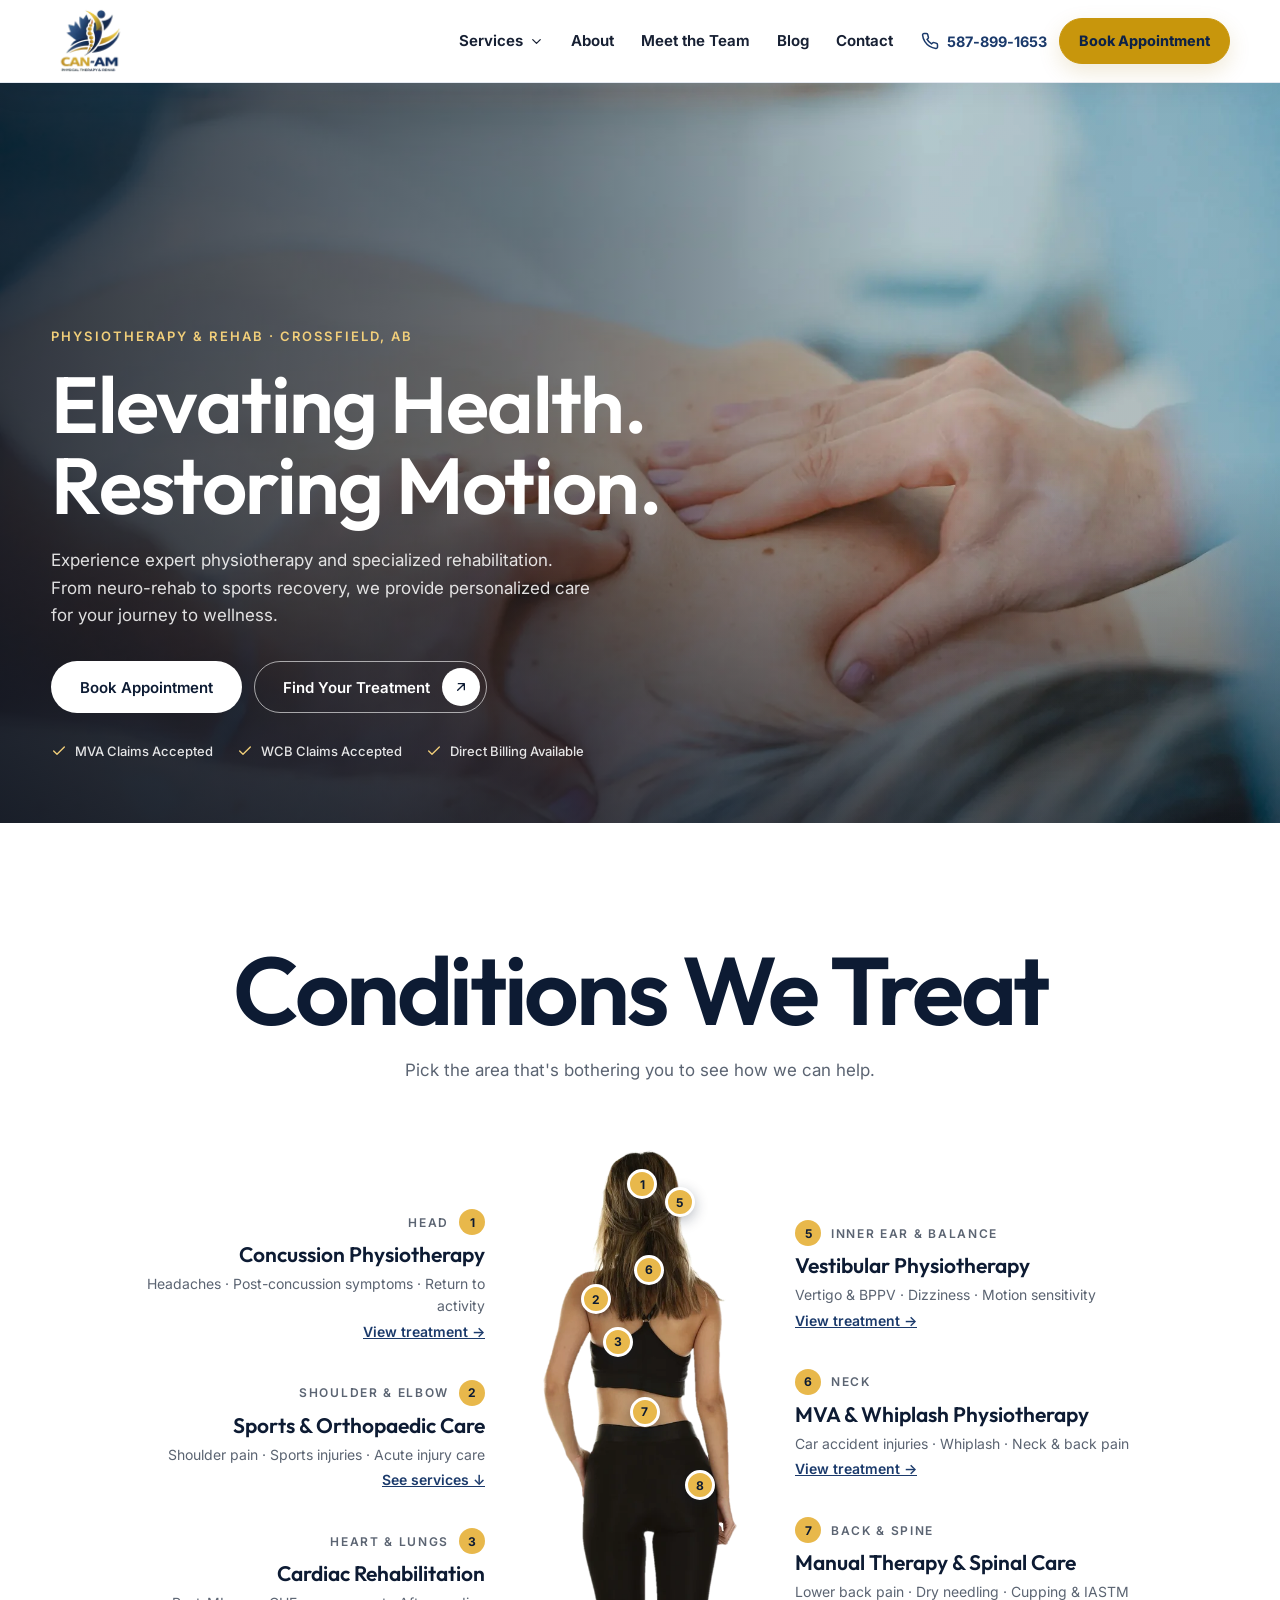
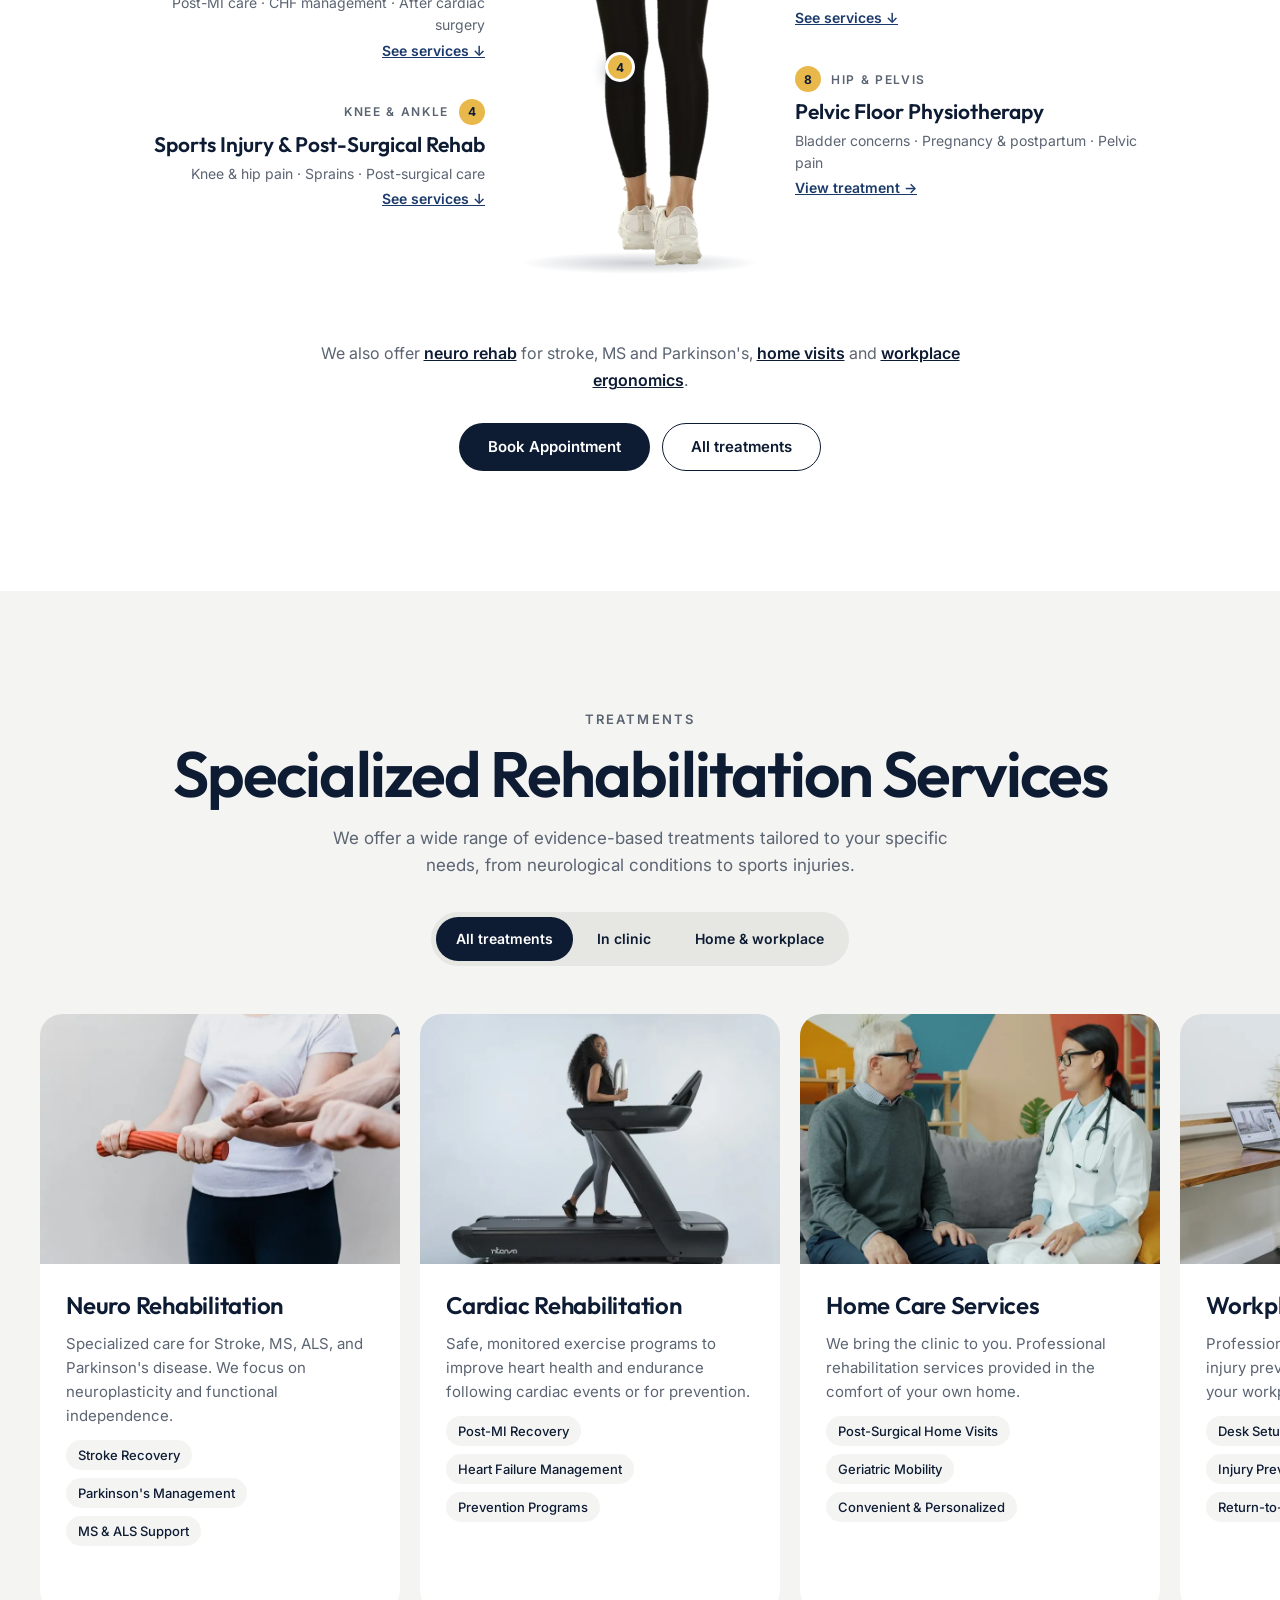
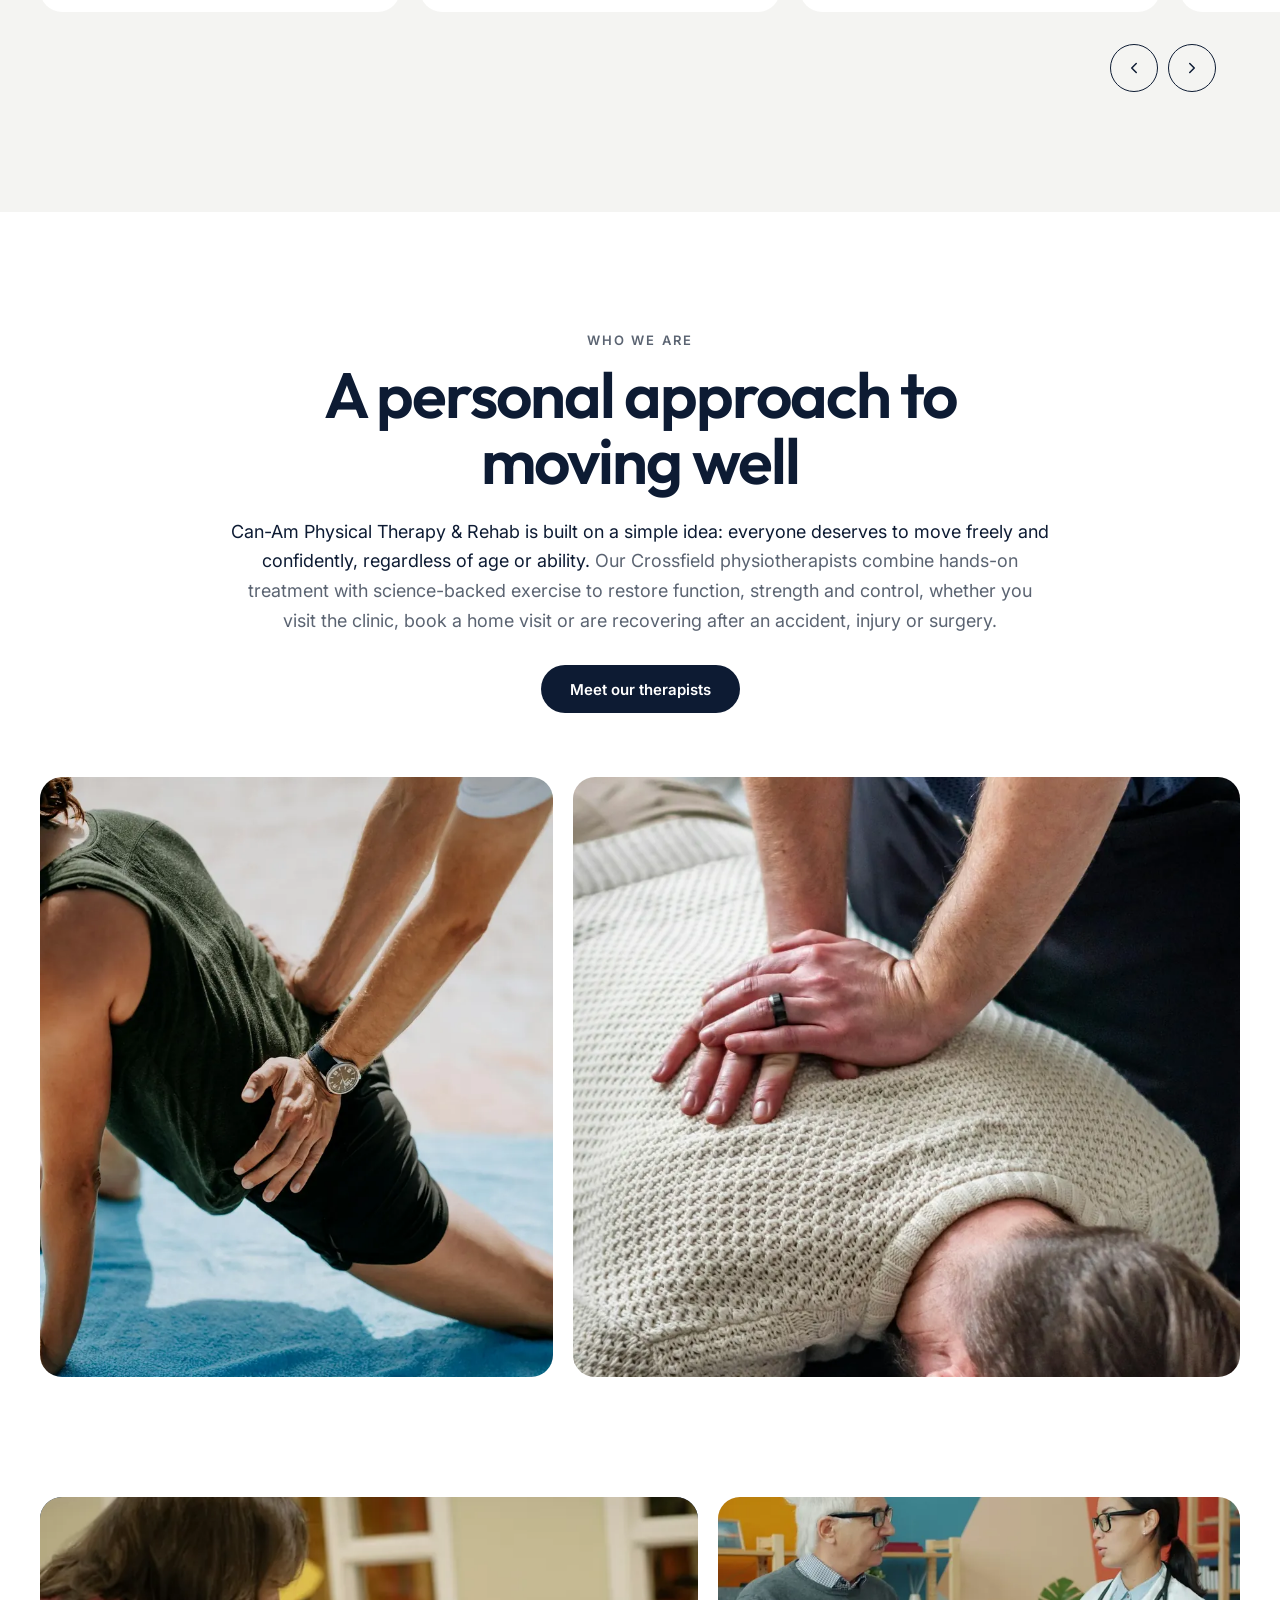
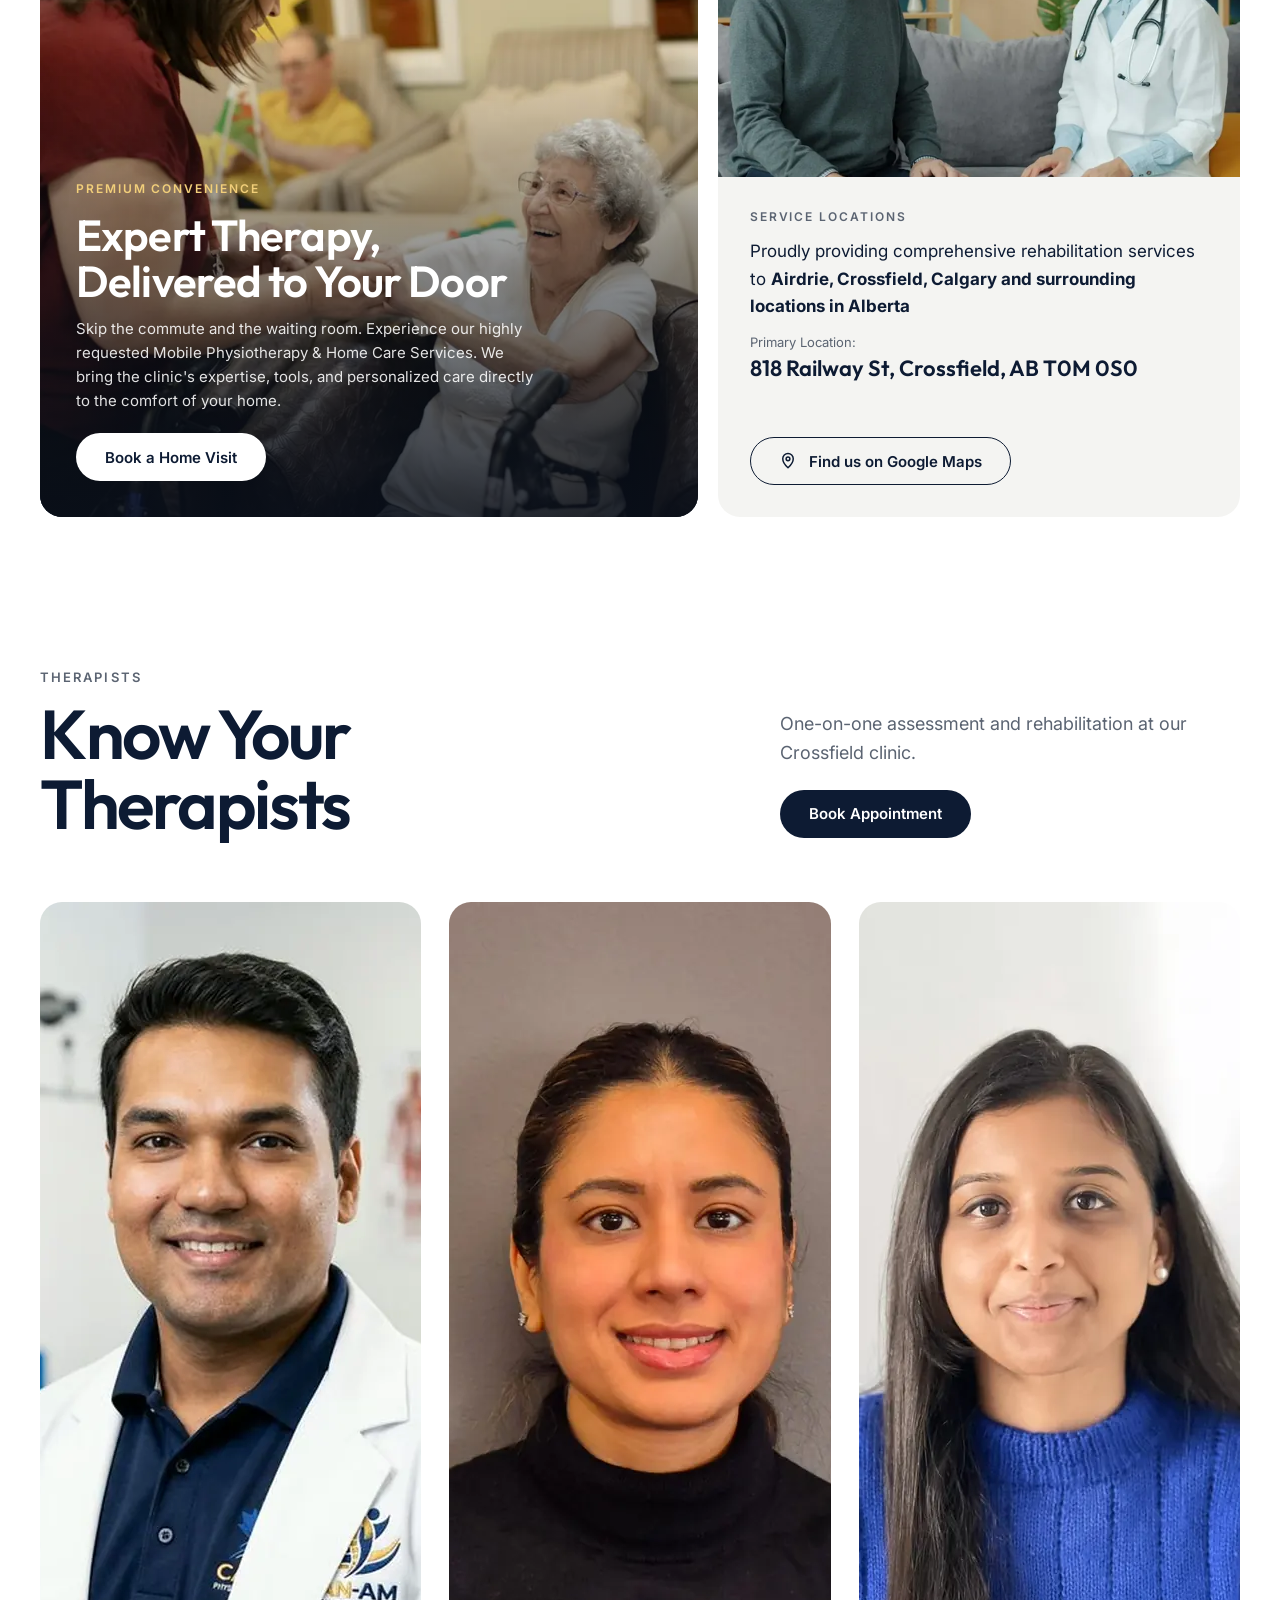
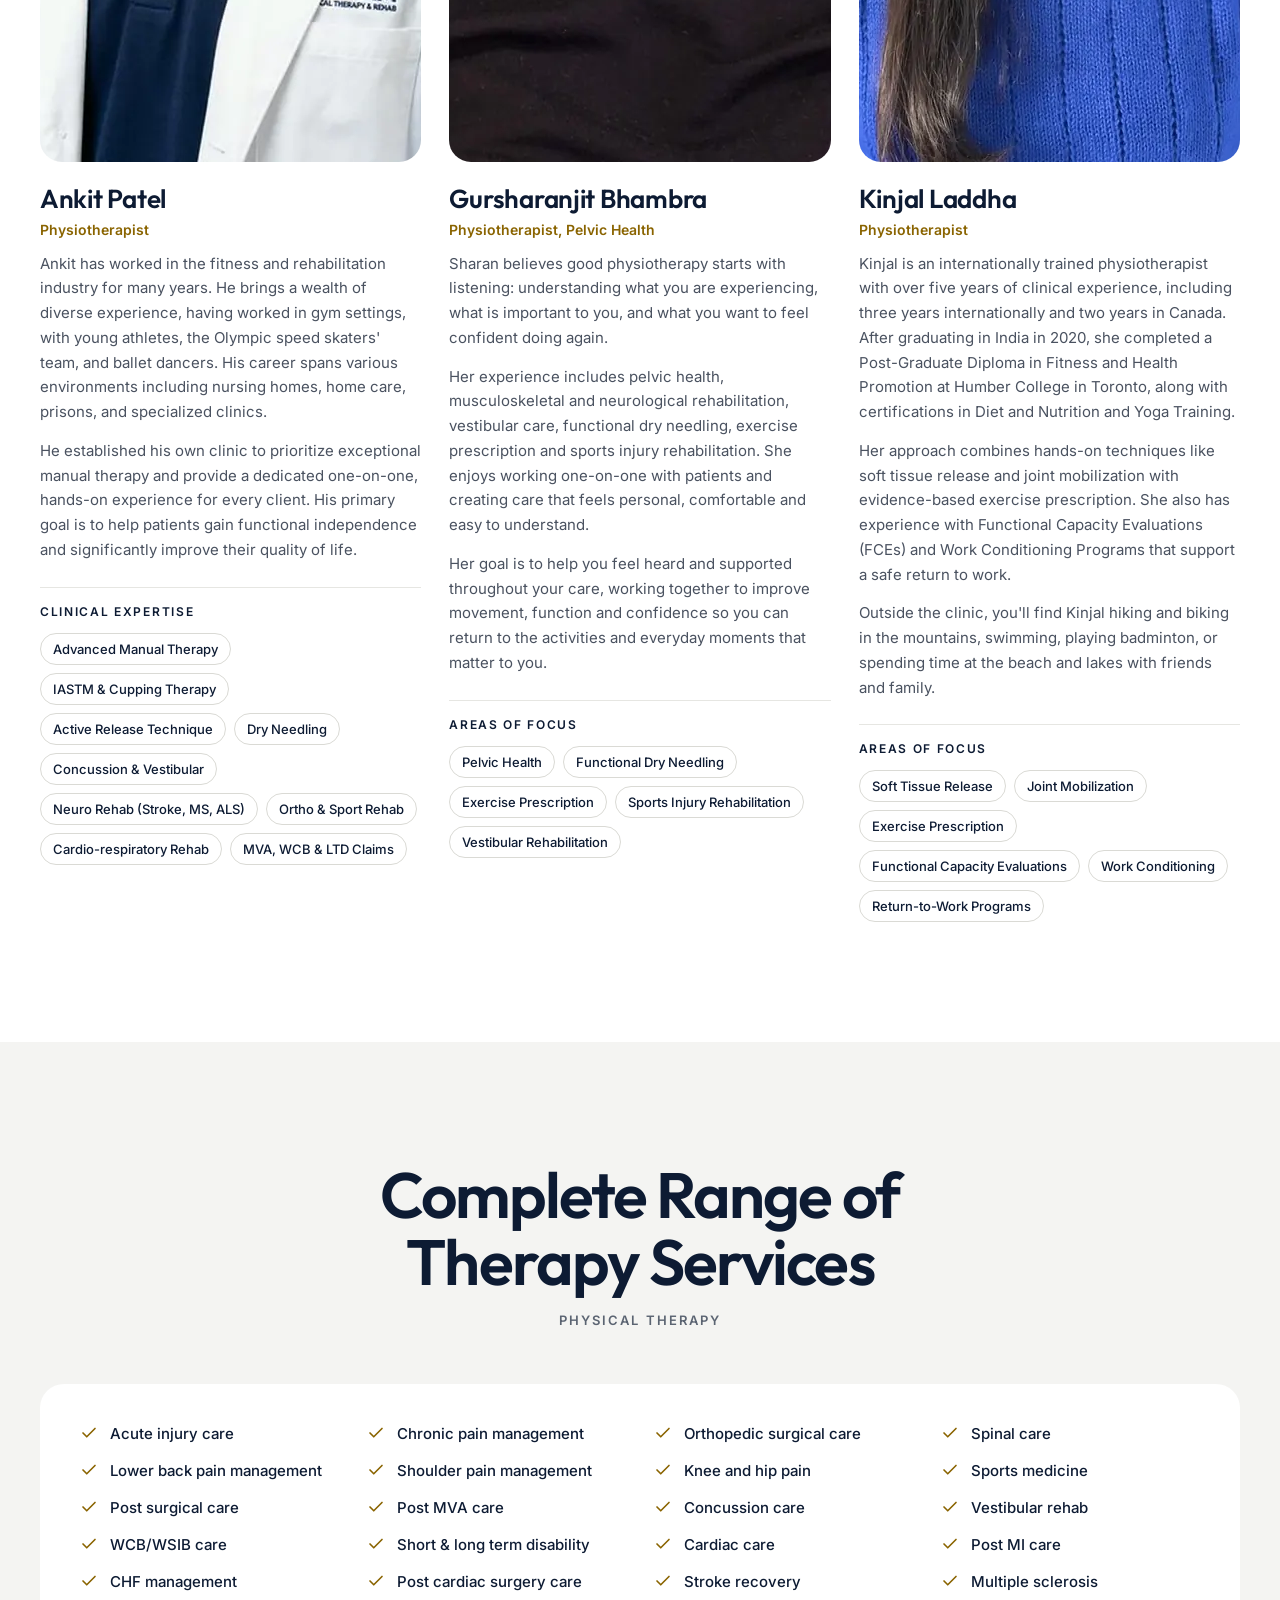
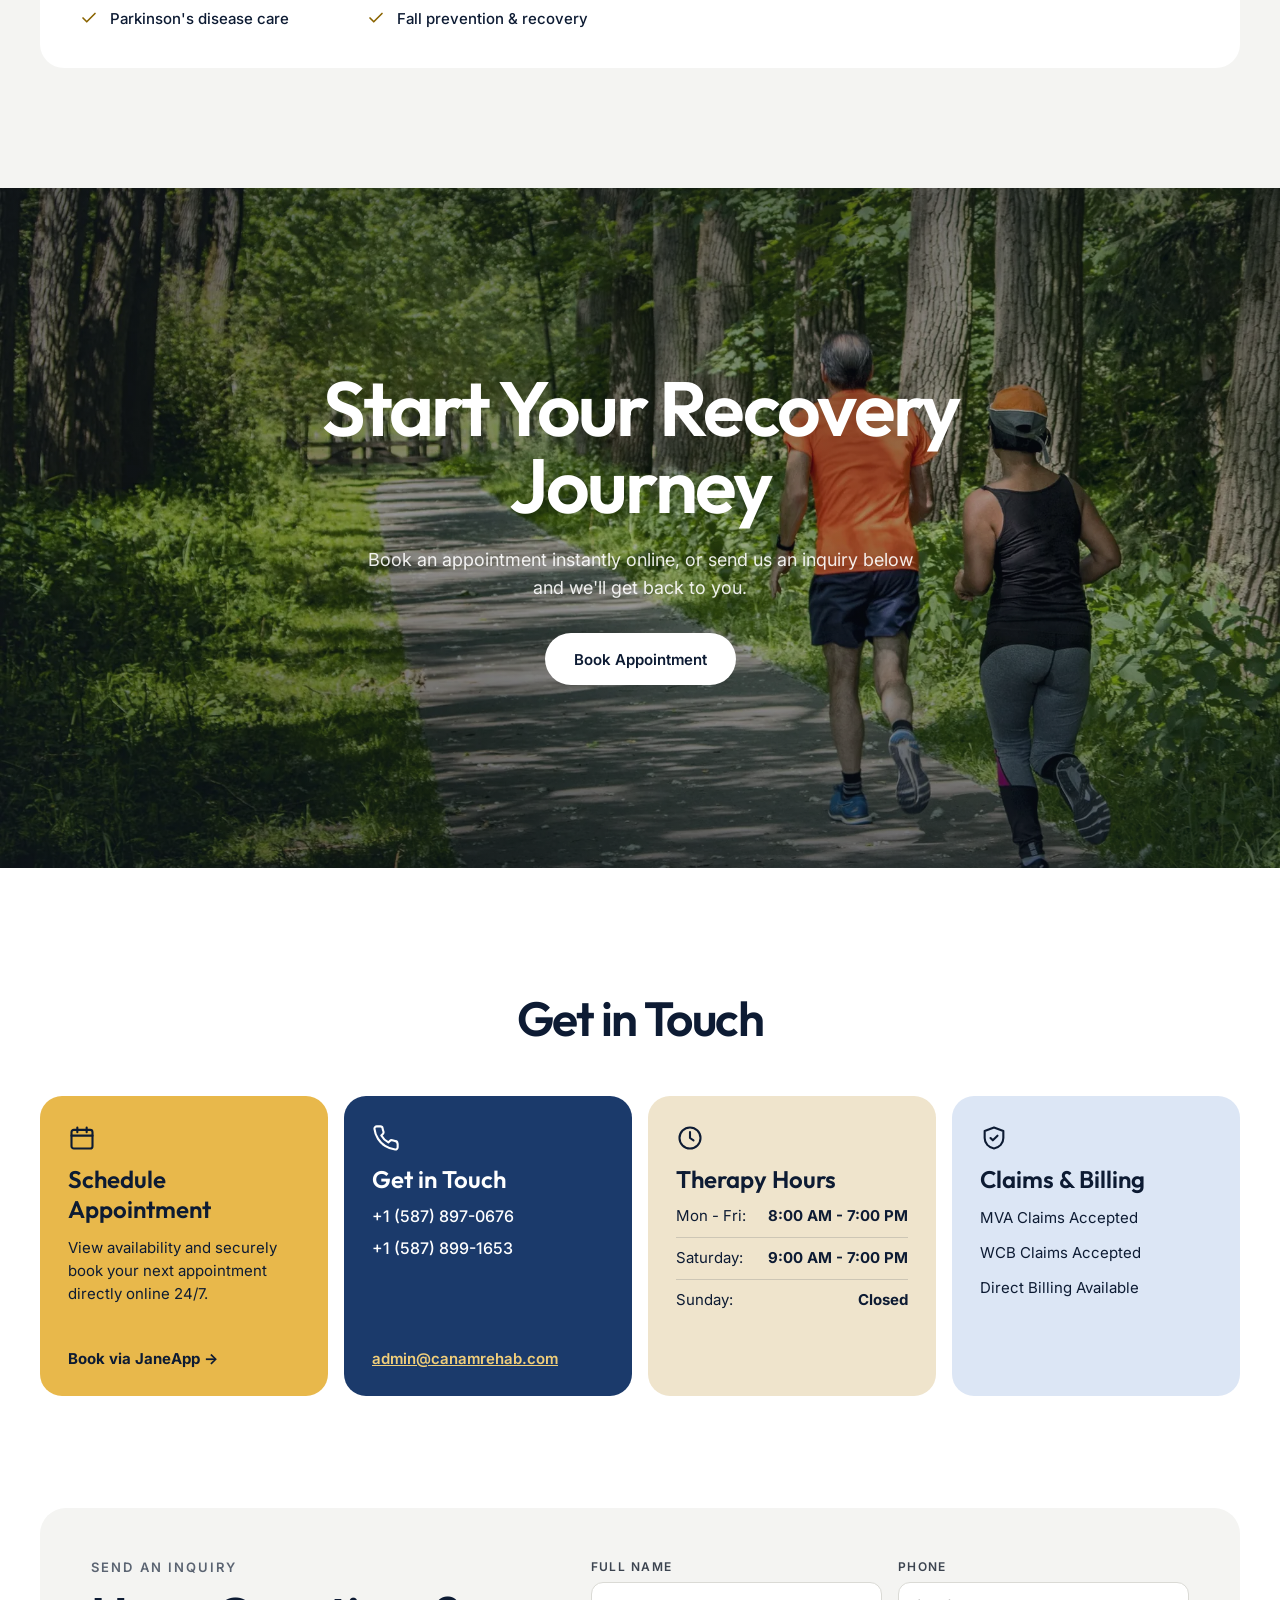
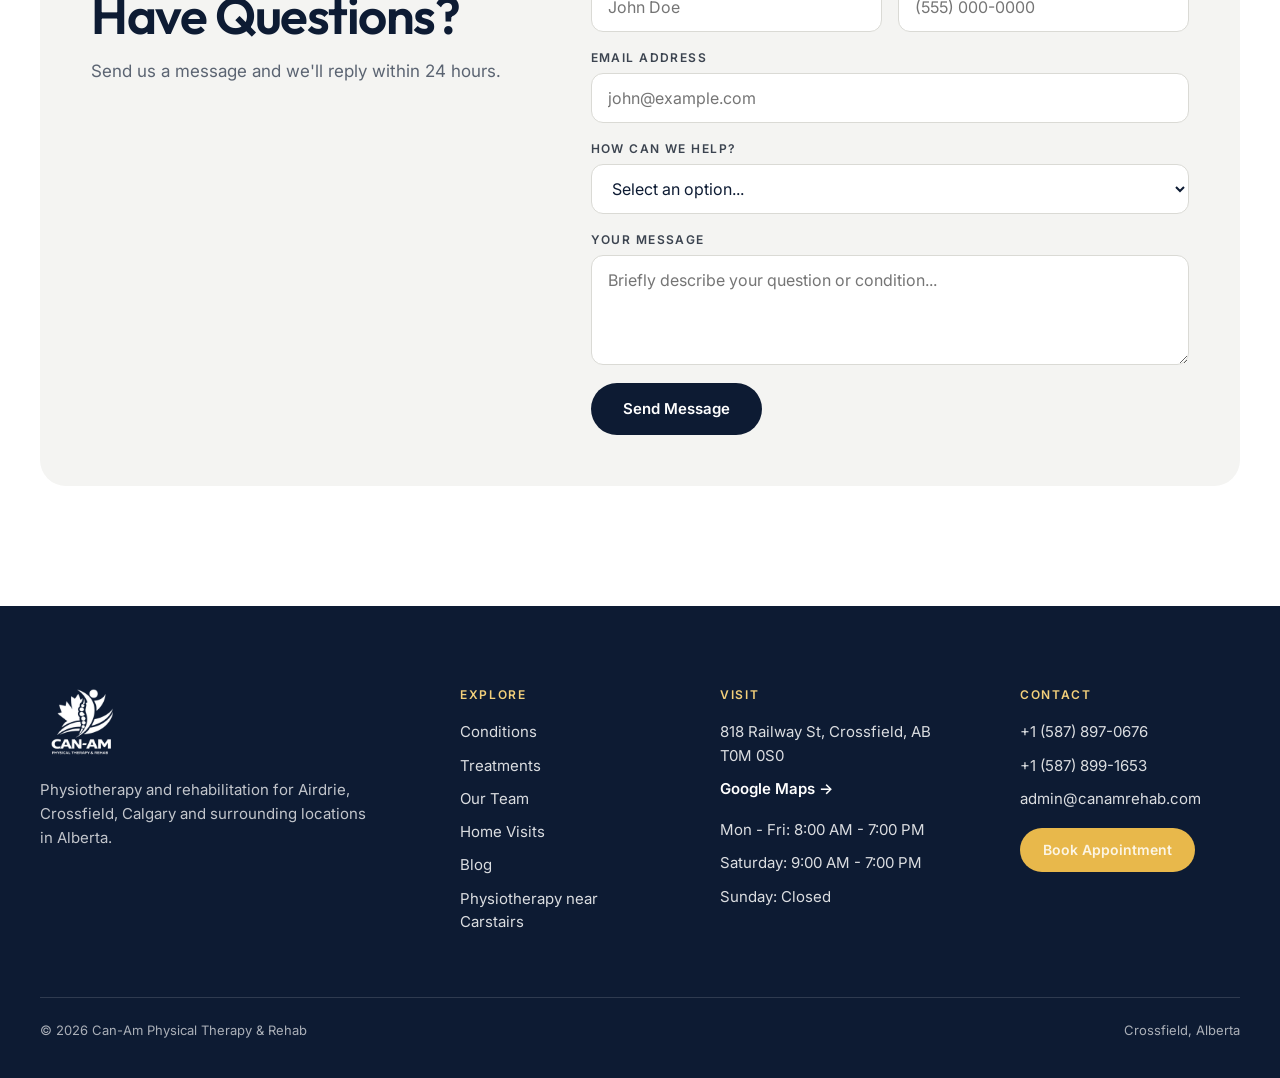
<file: index.html>
<!DOCTYPE html>
<html lang="en-CA">

<head>
    <meta charset="UTF-8" />
    <!-- Google tag (gtag.js) -->
<script async src="https://www.googletagmanager.com/gtag/js?id=G-MNQC6XSFZ4"></script>
<script>
  window.dataLayer = window.dataLayer || [];
  function gtag(){dataLayer.push(arguments);}
  gtag('js', new Date());

  gtag('config', 'G-MNQC6XSFZ4');
</script>
    <meta name="google-site-verification" content="w2LlJVjW7mlwobShUbRj7mVxOevPUXHLFDthNKTehRM" />
    <meta name="viewport" content="width=device-width, initial-scale=1.0" />
    <title>Physiotherapy in Crossfield, AB | Can-Am Physical Therapy</title>
    <meta name="description"
        content="Physiotherapy in Crossfield, AB for sports injuries, MVA, pelvic health, vertigo and neuro rehab. Direct billing, WCB claims and home visits near Airdrie." />
    <meta name="robots" content="index, follow, max-image-preview:large" />
    <link rel="canonical" href="https://www.canamrehab.com/" />

    <!-- Favicons -->
    <link rel="icon" href="/favicon.ico" sizes="any" />
    <link rel="icon" type="image/png" sizes="32x32" href="assets/images/favicon-32.png" />
    <link rel="apple-touch-icon" href="assets/images/apple-touch-icon.png" />

    <!-- Open Graph / Twitter -->
    <meta property="og:type" content="website" />
    <meta property="og:locale" content="en_CA" />
    <meta property="og:site_name" content="Can-Am Physical Therapy & Rehab" />
    <meta property="og:title" content="Physiotherapy in Crossfield, AB | Can-Am Physical Therapy & Rehab" />
    <meta property="og:description"
        content="Physiotherapy and rehab in Crossfield for sports injuries, car accidents, pelvic health, vertigo and neurological conditions. Direct billing and home visits available." />
    <meta property="og:url" content="https://www.canamrehab.com/" />
    <meta property="og:image" content="https://www.canamrehab.com/assets/images/og-home.jpg" />
    <meta property="og:image:width" content="1200" />
    <meta property="og:image:height" content="630" />
    <meta property="og:image:alt" content="Physiotherapist treating a patient on a treatment table" />
    <meta name="twitter:card" content="summary_large_image" />

    <!-- Structured data -->
    <script type="application/ld+json">
    {
        "@context": "https://schema.org",
        "@graph": [
            {
                "@type": "MedicalClinic",
                "@id": "https://www.canamrehab.com/#clinic",
                "name": "Can-Am Physical Therapy & Rehab",
                "url": "https://www.canamrehab.com/",
                "logo": "https://www.canamrehab.com/assets/images/logo-short.png",
                "image": "https://www.canamrehab.com/assets/images/og-home.jpg",
                "description": "Physiotherapy and rehabilitation clinic in Crossfield, Alberta offering orthopaedic, sports, MVA, WCB, pelvic health, vestibular, concussion, neuro and cardiac rehab, plus home visits.",
                "telephone": "+1-587-899-1653",
                "email": "admin@canamrehab.com",
                "medicalSpecialty": "Physiotherapy",
                "address": {
                    "@type": "PostalAddress",
                    "streetAddress": "818 Railway St",
                    "addressLocality": "Crossfield",
                    "addressRegion": "AB",
                    "postalCode": "T0M 0S0",
                    "addressCountry": "CA"
                },
                "hasMap": "https://maps.app.goo.gl/7uKZRmuKrnVUA9We9",
                "areaServed": [
                    "Crossfield, Alberta",
                    "Airdrie, Alberta",
                    "Carstairs, Alberta",
                    "Didsbury, Alberta",
                    "Madden, Alberta",
                    "Irricana, Alberta",
                    "Balzac, Alberta",
                    "Calgary, Alberta"
                ],
                "openingHoursSpecification": [
                    {
                        "@type": "OpeningHoursSpecification",
                        "dayOfWeek": ["Monday", "Tuesday", "Wednesday", "Thursday", "Friday"],
                        "opens": "08:00",
                        "closes": "19:00"
                    },
                    {
                        "@type": "OpeningHoursSpecification",
                        "dayOfWeek": ["Saturday"],
                        "opens": "09:00",
                        "closes": "19:00"
                    }
                ],
                "sameAs": [
                    "https://www.facebook.com/share/1C4UjyZAao/",
                    "https://www.instagram.com/canamrehab/"
                ],
                "employee": [
                    { "@id": "https://www.canamrehab.com/#ankit-patel" },
                    { "@id": "https://www.canamrehab.com/#sharan-bhambra" },
                    { "@id": "https://www.canamrehab.com/#kinjal-laddha" }
                ]
            },
            {
                "@type": "Person",
                "@id": "https://www.canamrehab.com/#ankit-patel",
                "name": "Ankit Patel",
                "jobTitle": "Physiotherapist",
                "worksFor": { "@id": "https://www.canamrehab.com/#clinic" }
            },
            {
                "@type": "Person",
                "@id": "https://www.canamrehab.com/#sharan-bhambra",
                "name": "Gursharanjit Bhambra",
                "alternateName": "Sharan",
                "jobTitle": "Physiotherapist, Pelvic Health",
                "worksFor": { "@id": "https://www.canamrehab.com/#clinic" }
            },
            {
                "@type": "Person",
                "@id": "https://www.canamrehab.com/#kinjal-laddha",
                "name": "Kinjal Laddha",
                "jobTitle": "Physiotherapist",
                "worksFor": { "@id": "https://www.canamrehab.com/#clinic" }
            },
            {
                "@type": "WebSite",
                "@id": "https://www.canamrehab.com/#website",
                "url": "https://www.canamrehab.com/",
                "name": "Can-Am Physical Therapy & Rehab",
                "inLanguage": "en-CA",
                "publisher": { "@id": "https://www.canamrehab.com/#clinic" }
            },
            {
                "@type": "WebPage",
                "@id": "https://www.canamrehab.com/#webpage",
                "url": "https://www.canamrehab.com/",
                "name": "Physiotherapy in Crossfield, AB | Can-Am Physical Therapy",
                "isPartOf": { "@id": "https://www.canamrehab.com/#website" },
                "about": { "@id": "https://www.canamrehab.com/#clinic" },
                "primaryImageOfPage": "https://www.canamrehab.com/assets/images/og-home.jpg",
                "inLanguage": "en-CA"
            }
        ]
    }
    </script>
    <!-- Photos: Unsplash (unsplash.com/license), self-hosted in assets/images/home/ -->
    <link rel="preload" as="image" href="assets/images/home/hero.webp" type="image/webp" />
    <link rel="preconnect" href="https://fonts.googleapis.com">
    <link rel="preconnect" href="https://fonts.gstatic.com" crossorigin>
    <link href="https://fonts.googleapis.com/css2?family=Inter:wght@400;500;600;700&family=Outfit:wght@400;500;600;700&display=swap" rel="stylesheet">

    <link rel="stylesheet" href="assets/css/header.css">
    <script src="assets/js/header.js" defer></script>
    <script src="assets/js/lead-tracking.js" defer></script>

    <style>
        :root {
            --ink: #0D1B33;
            --navy: #1B3A6B;
            --gold: #E8B84B;
            --gold-soft: #F2CF7A;
            --gold-text: #8A6400;
            --muted: #5B6472;
            --body: #4A5260;
            --line: #DADAD5;
            --grey: #F4F4F2;
            --sand: #EFE4CC;
            --sky: #DCE6F5;
            --radius: 22px;
        }

        *, *::before, *::after { box-sizing: border-box; }
        html { scroll-behavior: smooth; }
        body { margin: 0; background: #fff; color: var(--ink); font-family: Inter, system-ui, -apple-system, "Segoe UI", sans-serif; -webkit-font-smoothing: antialiased; }
        img { max-width: 100%; display: block; }
        h1, h2, h3 { font-family: Outfit, Inter, sans-serif; margin: 0; }
        p { margin: 0; }
        a { color: var(--navy); }
        a:hover { color: var(--ink); }
        [id] { scroll-margin-top: 96px; }
        ul { margin: 0; padding: 0; list-style: none; }
        button { font: inherit; }
        :focus-visible { outline: 3px solid var(--gold); outline-offset: 3px; }

        .skip { position: absolute; left: 16px; top: -60px; z-index: 50; padding: 10px 16px; border-radius: 999px; background: #fff; color: var(--ink); font-weight: 600; }
        .skip:focus { top: 16px; }

        .wrap { max-width: 1200px; margin: 0 auto; }
        .section { padding: 120px 24px; }
        .bg-grey { background: var(--grey); }
        .center { text-align: center; }
        .eyebrow { font-size: 13px; font-weight: 600; letter-spacing: .16em; text-transform: uppercase; color: var(--muted); }
        .h-xl { font-size: clamp(44px, 7.5vw, 104px); font-weight: 600; letter-spacing: -.035em; line-height: .98; }
        .h-lg { font-size: clamp(36px, 5vw, 64px); font-weight: 600; letter-spacing: -.03em; line-height: 1.04; }
        .lead { font-size: 17px; line-height: 1.6; color: var(--muted); }

        .btn { display: inline-flex; align-items: center; justify-content: center; gap: 12px; min-height: 48px; padding: 0 28px; border-radius: 999px; font-size: 15px; font-weight: 600; text-decoration: none; border: 1px solid transparent; transition: transform .2s ease, background-color .2s ease, color .2s ease; }
        .btn:hover { transform: translateY(-2px); }
        .btn-dark { background: var(--ink); color: #fff; }
        .btn-dark:hover { background: var(--navy); color: #fff; }
        .btn-light { background: #fff; color: var(--ink); }
        .btn-light:hover { background: var(--gold-soft); color: var(--ink); }
        .btn-outline { border-color: var(--ink); color: var(--ink); }
        .btn-outline:hover { background: var(--ink); color: #fff; }
        .btn-gold { background: var(--gold); color: var(--ink); }
        .btn-gold:hover { background: var(--gold-soft); color: var(--ink); }
        .btn-arrow { padding-right: 6px; }
        .btn-arrow .circle { display: inline-flex; align-items: center; justify-content: center; width: 38px; height: 38px; border-radius: 50%; }

        /* ---------- Hero ---------- */
        .hero { position: relative; min-height: 740px; display: flex; flex-direction: column; color: #fff; overflow: hidden; background: #1c1a18; }
        .hero-img { position: absolute; inset: 0; width: 100%; height: 100%; object-fit: cover; object-position: 55% 35%; }
        .hero-scrim { position: absolute; inset: 0; background: linear-gradient(90deg, rgba(10,16,28,.82) 0%, rgba(10,16,28,.5) 42%, rgba(10,16,28,.08) 72%), linear-gradient(0deg, rgba(10,16,28,.6) 0%, rgba(10,16,28,0) 50%); }
        .hero-content { position: relative; z-index: 2; margin-top: auto; padding: 96px clamp(20px, 4vw, 56px) 64px; max-width: 800px; }
        .hero h1 { font-size: clamp(44px, 6.2vw, 84px); font-weight: 600; line-height: 1.02; letter-spacing: -.02em; }
        .hero-kicker { display: block; margin-bottom: 18px; font-family: Inter, sans-serif; font-size: 13px; font-weight: 600; letter-spacing: .16em; text-transform: uppercase; color: var(--gold-soft); line-height: 1.4; }
        .hero-sub { margin-top: 22px; max-width: 540px; font-size: 17px; line-height: 1.6; color: rgba(255,255,255,.86); }
        .hero-ctas { display: flex; flex-wrap: wrap; gap: 12px; margin-top: 32px; }
        .hero-ctas .btn { min-height: 52px; }
        .btn-ghost-light { border-color: rgba(255,255,255,.6); color: #fff; }
        .btn-ghost-light:hover { background: rgba(255,255,255,.12); color: #fff; }
        .btn-ghost-light .circle { background: #fff; color: var(--ink); }
        .hero-badges { display: flex; flex-wrap: wrap; gap: 10px 24px; margin-top: 30px; font-size: 13px; font-weight: 500; color: rgba(255,255,255,.88); }
        .hero-badges li { display: inline-flex; align-items: center; gap: 8px; }

        /* ---------- Body map ---------- */
        .bodymap { margin: 64px auto 0; display: flex; flex-wrap: wrap; justify-content: center; align-items: center; gap: 40px 56px; }
        .bm-col { flex: 1 1 280px; max-width: 360px; display: flex; flex-direction: column; gap: 40px; }
        .bm-col-left { text-align: right; }
        .bm-item { display: flex; flex-direction: column; gap: 6px; }
        .bm-row { display: flex; align-items: center; gap: 10px; }
        .bm-col-left .bm-row { flex-direction: row-reverse; }
        .bm-num { display: inline-flex; align-items: center; justify-content: center; width: 26px; height: 26px; border-radius: 50%; background: var(--gold); color: var(--ink); font-size: 12px; font-weight: 700; flex: 0 0 auto; }
        .bm-area { font-size: 12px; font-weight: 600; letter-spacing: .14em; text-transform: uppercase; color: var(--muted); }
        .bm-name { font-family: Outfit, Inter, sans-serif; font-size: 21px; font-weight: 600; }
        .bm-conds { font-size: 14px; line-height: 1.55; color: var(--muted); }
        .bm-link { font-size: 14px; font-weight: 600; }
        .bm-figure { position: relative; flex: 0 0 auto; width: 198px; height: 720px; }
        .bm-figure img { position: relative; width: 198px; height: 720px; object-fit: contain; }
        .bm-shadow { position: absolute; left: 50%; bottom: -6px; width: 240px; height: 22px; transform: translateX(-50%); border-radius: 50%; background: radial-gradient(closest-side, rgba(13,27,51,.22), rgba(13,27,51,0)); }
        .bm-dot { position: absolute; transform: translate(-50%, -50%); display: flex; align-items: center; justify-content: center; width: 30px; height: 30px; border-radius: 50%; background: var(--gold); color: var(--ink); border: 3px solid #fff; box-shadow: 0 4px 14px rgba(13,27,51,.3); font-size: 12px; font-weight: 700; text-decoration: none; transition: transform .2s ease, background-color .2s ease; }
        .bm-dot:hover, .bm-dot.is-active { transform: translate(-50%, -50%) scale(1.15); background: var(--ink); color: #fff; }
        .bm-item.is-active .bm-name { color: var(--navy); }
        .bm-more { max-width: 640px; margin: 72px auto 0; text-align: center; }
        .bm-more p { font-size: 16px; line-height: 1.7; color: var(--muted); }
        .bm-more p a { color: var(--ink); font-weight: 600; }
        .btn-row { display: flex; flex-wrap: wrap; justify-content: center; gap: 12px; margin-top: 28px; }

        /* ---------- Treatments ---------- */
        .tabs { display: inline-flex; flex-wrap: wrap; justify-content: center; gap: 4px; margin-top: 32px; padding: 5px; border-radius: 999px; background: #E6E6E2; }
        .tab { min-height: 44px; padding: 0 20px; border: 0; border-radius: 999px; background: transparent; color: var(--ink); font-size: 14px; font-weight: 600; cursor: pointer; }
        .tab[aria-pressed="true"] { background: var(--ink); color: #fff; }
        .carousel-wrap { position: relative; margin-top: 48px; }
        .carousel { display: flex; gap: 20px; overflow-x: auto; scroll-snap-type: x mandatory; scroll-padding-inline: max(24px, calc((100% - 1200px) / 2)); padding: 0 max(24px, calc((100% - 1200px) / 2)) 8px; scrollbar-width: none; }
        .carousel::-webkit-scrollbar { display: none; }
        .svc { flex: 0 0 min(360px, 84vw); scroll-snap-align: start; display: flex; flex-direction: column; background: #fff; border-radius: var(--radius); overflow: hidden; }
        .svc[hidden] { display: none; }
        .svc img { width: 100%; height: 250px; object-fit: cover; }
        .svc-body { display: flex; flex-direction: column; gap: 12px; padding: 26px 26px 28px; flex: 1 1 auto; }
        .svc h3 { font-size: 24px; font-weight: 600; letter-spacing: -.01em; }
        .svc p { font-size: 15px; line-height: 1.6; color: var(--muted); }
        .chips { display: flex; flex-wrap: wrap; gap: 8px; }
        .chips li { padding: 7px 12px; border-radius: 999px; background: var(--grey); font-size: 13px; font-weight: 500; }
        .chips-outline li { background: transparent; border: 1px solid var(--line); }
        .svc-links { display: flex; flex-wrap: wrap; gap: 8px 18px; margin-top: auto; padding-top: 8px; font-size: 14px; font-weight: 600; }
        .carousel-nav { display: flex; justify-content: flex-end; gap: 10px; max-width: 1200px; margin: 24px auto 0; padding: 0 24px; }
        .carousel-nav button { width: 48px; height: 48px; border-radius: 50%; border: 1px solid var(--ink); background: transparent; color: var(--ink); cursor: pointer; display: inline-flex; align-items: center; justify-content: center; }
        .carousel-nav button:hover { background: var(--ink); color: #fff; }

        /* ---------- About ---------- */
        .about-copy { max-width: 820px; margin: 0 auto; text-align: center; }
        .about-copy p.lead { margin-top: 22px; font-size: 18px; line-height: 1.65; }
        .about-copy .strong { color: var(--ink); }
        .photo-pair { max-width: 1200px; margin: 64px auto 0; display: flex; flex-wrap: wrap; gap: 20px; }
        .photo-pair img { min-width: 0; height: 600px; object-fit: cover; border-radius: var(--radius); }
        .photo-pair img:first-child { flex: 1 1 380px; }
        .photo-pair img:last-child { flex: 1.4 1 480px; }

        /* ---------- Home care + locations ---------- */
        .card-pair { max-width: 1200px; margin: 0 auto; display: flex; flex-wrap: wrap; gap: 20px; }
        .card-photo { flex: 1.25 1 480px; min-width: 0; position: relative; min-height: 620px; border-radius: var(--radius); overflow: hidden; color: #fff; display: flex; flex-direction: column; justify-content: flex-end; background: var(--navy); }
        .card-photo > img { position: absolute; inset: 0; width: 100%; height: 100%; object-fit: cover; }
        .card-photo .scrim { position: absolute; inset: 0; background: linear-gradient(0deg, rgba(10,16,28,.85) 0%, rgba(10,16,28,.35) 50%, rgba(10,16,28,0) 75%); }
        .card-photo .inner { position: relative; padding: 36px; display: flex; flex-direction: column; gap: 14px; max-width: 540px; }
        .card-photo .eyebrow { color: var(--gold-soft); font-size: 12px; }
        .card-photo h2 { font-size: clamp(30px, 3.4vw, 44px); font-weight: 600; letter-spacing: -.02em; line-height: 1.05; }
        .card-photo p { font-size: 15px; line-height: 1.6; color: rgba(255,255,255,.88); }
        .card-photo .btn { align-self: flex-start; margin-top: 6px; }
        .card-info { flex: 1 1 380px; min-width: 0; min-height: 620px; border-radius: var(--radius); overflow: hidden; background: var(--grey); display: flex; flex-direction: column; }
        .card-info > img { width: 100%; height: 280px; object-fit: cover; }
        .card-info .inner { padding: 32px; display: flex; flex-direction: column; gap: 14px; flex: 1 1 auto; }
        .card-info .eyebrow { font-size: 12px; }
        .card-info .address { margin-top: 4px; font-family: Outfit, Inter, sans-serif; font-size: 22px; font-weight: 600; }
        .card-info .btn { align-self: flex-start; margin-top: auto; }

        /* ---------- Team ---------- */
        .team-head { display: flex; flex-wrap: wrap; align-items: flex-end; justify-content: space-between; gap: 24px 64px; }
        .team-head h2 { margin-top: 14px; font-size: clamp(40px, 5.4vw, 72px); font-weight: 600; letter-spacing: -.035em; line-height: 1; }
        .team-head .side { flex: 1 1 340px; max-width: 460px; }
        .team-head .side .btn { margin-top: 22px; }
        .team-grid { margin-top: 64px; display: flex; flex-wrap: wrap; gap: 40px 28px; align-items: flex-start; }
        .person { flex: 1 1 320px; min-width: 0; display: flex; flex-direction: column; gap: 14px; }
        .person img { width: 100%; aspect-ratio: 4 / 4.6; object-fit: cover; border-radius: var(--radius); background: var(--grey); }
        .person h3 { margin-top: 6px; font-size: 26px; font-weight: 600; letter-spacing: -.01em; }
        .person .role { margin-top: -8px; font-size: 14px; font-weight: 600; color: var(--gold-text); }
        .person p.bio { font-size: 15px; line-height: 1.65; color: var(--body); }
        .person .focus { margin-top: 10px; padding-top: 16px; border-top: 1px solid #E6E6E2; font-size: 12px; font-weight: 600; letter-spacing: .14em; text-transform: uppercase; }

        /* ---------- Complete range ---------- */
        .range { margin-top: 56px; padding: 40px; display: grid; grid-template-columns: repeat(auto-fill, minmax(230px, 1fr)); gap: 18px 28px; background: #fff; border-radius: 24px; text-align: left; }
        .range li { display: flex; align-items: center; gap: 12px; font-size: 15px; font-weight: 500; }
        .range svg { flex: 0 0 auto; }

        /* ---------- Closing banner ---------- */
        .closing { position: relative; min-height: 680px; display: flex; align-items: center; justify-content: center; overflow: hidden; color: #fff; text-align: center; background: #2b3a22; }
        .closing > img { position: absolute; inset: 0; width: 100%; height: 100%; object-fit: cover; object-position: 50% 45%; }
        .closing .scrim { position: absolute; inset: 0; background: linear-gradient(180deg, rgba(10,16,28,.55) 0%, rgba(10,16,28,.35) 50%, rgba(10,16,28,.6) 100%); }
        .closing .inner { position: relative; max-width: 760px; padding: 0 24px; }
        .closing h2 { font-size: clamp(40px, 6vw, 84px); font-weight: 600; letter-spacing: -.035em; line-height: 1; }
        .closing p { margin: 22px auto 0; max-width: 560px; font-size: 18px; line-height: 1.6; color: rgba(255,255,255,.9); }
        .closing .btn { margin-top: 30px; min-height: 52px; }

        /* ---------- Tiles ---------- */
        .tiles { margin-top: 48px; display: flex; flex-wrap: wrap; gap: 16px; }
        .tile { flex: 1 1 250px; min-height: 300px; padding: 28px; border-radius: var(--radius); display: flex; flex-direction: column; gap: 12px; color: var(--ink); text-decoration: none; }
        .tile-title { font-family: Outfit, Inter, sans-serif; font-size: 24px; font-weight: 600; }
        .tile-text { font-size: 15px; line-height: 1.55; }
        .tile-gold { background: var(--gold); transition: transform .2s ease; }
        .tile-gold:hover { color: var(--ink); transform: translateY(-3px); }
        .tile-navy { background: var(--navy); color: #fff; }
        .tile-navy a { color: #fff; text-decoration: none; font-size: 16px; font-weight: 500; }
        .tile-navy a.email { margin-top: auto; color: var(--gold-soft); font-size: 15px; font-weight: 600; text-decoration: underline; }
        .tile-sand { background: var(--sand); }
        .tile-sky { background: var(--sky); }
        .hours-row { display: flex; justify-content: space-between; gap: 12px; font-size: 15px; }
        .hours-row + .hours-row { padding-top: 10px; border-top: 1px solid rgba(13,27,51,.15); }

        /* ---------- Inquiry ---------- */
        .inquiry { max-width: 1200px; margin: 0 auto; display: flex; flex-wrap: wrap; gap: 40px 72px; padding: clamp(28px, 4vw, 56px); border-radius: 26px; background: var(--grey); }
        .inquiry .intro { flex: 1 1 300px; }
        .inquiry .intro h2 { margin-top: 14px; font-size: clamp(34px, 4vw, 52px); font-weight: 600; letter-spacing: -.03em; line-height: 1.04; }
        .inquiry .intro p.lead { margin-top: 16px; }
        .inquiry form { flex: 1.4 1 420px; min-width: 0; display: flex; flex-wrap: wrap; gap: 18px 16px; }
        .field { flex: 1 1 220px; display: flex; flex-direction: column; gap: 8px; font-size: 12px; font-weight: 600; letter-spacing: .12em; text-transform: uppercase; color: #3C4450; }
        .field.full { flex-basis: 100%; }
        .field input, .field select, .field textarea { min-height: 50px; padding: 0 16px; border: 1px solid var(--line); border-radius: 12px; background: #fff; font: 400 16px Inter, sans-serif; color: var(--ink); letter-spacing: 0; text-transform: none; }
        .field textarea { padding: 14px 16px; resize: vertical; }
        .field input:focus, .field select:focus, .field textarea:focus { outline: none; border-color: var(--navy); box-shadow: 0 0 0 3px rgba(27,58,107,.15); }
        .form-actions { flex: 1 1 100%; display: flex; flex-wrap: wrap; align-items: center; gap: 16px; }
        .form-actions button { min-height: 52px; padding: 0 32px; border: 0; border-radius: 999px; background: var(--ink); color: #fff; font-size: 15px; font-weight: 600; cursor: pointer; }
        .form-actions button:hover { background: var(--navy); }
        .form-actions button[disabled] { opacity: .6; cursor: wait; }
        .form-status { font-size: 14px; font-weight: 500; }
        .form-status.ok { color: #1E6B3A; }
        .form-status.err { color: #A3262A; }

        /* ---------- Footer ---------- */
        .footer { background: var(--ink); color: #fff; padding: 80px 24px 40px; }
        .footer-cols { display: flex; flex-wrap: wrap; gap: 40px 56px; justify-content: space-between; }
        .footer .brand { flex: 1 1 260px; max-width: 340px; }
        .footer .brand img { height: 72px; width: auto; }
        .footer .brand p { margin-top: 20px; font-size: 15px; line-height: 1.6; color: rgba(255,255,255,.75); }
        .footer-col { flex: 0 1 220px; display: flex; flex-direction: column; gap: 10px; font-size: 15px; line-height: 1.55; color: rgba(255,255,255,.85); }
        .footer-col .label { margin-bottom: 6px; font-size: 12px; font-weight: 600; letter-spacing: .14em; text-transform: uppercase; color: var(--gold-soft); }
        .footer-col a { color: rgba(255,255,255,.85); text-decoration: none; }
        .footer-col a:hover { color: #fff; text-decoration: underline; }
        .footer-col .btn { align-self: flex-start; margin-top: 8px; min-height: 44px; padding: 0 22px; font-size: 14px; }
        .footer-col .btn:hover { text-decoration: none; }
        .footer-bottom { margin-top: 64px; padding-top: 24px; border-top: 1px solid rgba(255,255,255,.14); display: flex; flex-wrap: wrap; justify-content: space-between; gap: 12px; font-size: 13px; color: rgba(255,255,255,.65); }


        @media (max-width: 760px) {
            .section { padding: 88px 20px; }
            .hero { min-height: 640px; }
            .bm-col-left { text-align: left; }
            .bm-col-left .bm-row { flex-direction: row; }
            .bm-col { gap: 28px; }
            .photo-pair img { height: 420px; }
            .card-photo, .card-info { min-height: 0; }
            .card-photo { min-height: 560px; }
            .range { padding: 28px 24px; }
            .closing { min-height: 560px; }
        }

        @media (prefers-reduced-motion: reduce) {
            html { scroll-behavior: auto; }
            .btn, .bm-dot, .tile-gold { transition: none; }
        }
    </style>
</head>

<body>
    <a class="skip" href="#main">Skip to content</a>

    <header class="cam-site-header" id="canam-site-header">
        <div class="cam-header-shell">
            <a class="cam-brand" href="index.html" aria-label="Can-Am Physical Therapy home" aria-current="page">
                <img src="assets/images/logo-short.webp" alt="Can-Am Physical Therapy &amp; Rehab" width="168" height="140">
            </a>

            <nav class="cam-desktop-nav" aria-label="Primary navigation">
                <details class="cam-dropdown">
                    <summary class="cam-dropdown-summary">
                        Services
                        <svg class="cam-dropdown-chevron" viewBox="0 0 24 24" fill="none" stroke="currentColor" stroke-width="2" stroke-linecap="round" stroke-linejoin="round" aria-hidden="true"><path d="m6 9 6 6 6-6"/></svg>
                    </summary>

                    <div class="cam-dropdown-menu">
                        <a class="cam-dropdown-link" href="#treatments">
                            <strong>All Services</strong>
                            <span>View physiotherapy and rehabilitation services.</span>
                        </a>

                        <div class="cam-dropdown-divider"></div>

                        <a class="cam-dropdown-link" href="concussion-physiotherapy.html">
                            <strong>Concussion Physiotherapy</strong>
                            <span>Assessment and rehab after a concussion.</span>
                        </a>
                        <a class="cam-dropdown-link" href="vestibular-physiotherapy.html">
                            <strong>Vestibular Physiotherapy</strong>
                            <span>Care for dizziness, vertigo and balance problems.</span>
                        </a>
                        <a class="cam-dropdown-link" href="pelvic-floor-physiotherapy.html">
                            <strong>Pelvic Floor Physiotherapy</strong>
                            <span>Pelvic health care for women and men.</span>
                        </a>
                        <a class="cam-dropdown-link" href="mva-physiotherapy.html">
                            <strong>MVA Physiotherapy</strong>
                            <span>Rehabilitation after a motor vehicle accident.</span>
                        </a>
                        <a class="cam-dropdown-link" href="mva-physiotherapy-airdrie.html">
                            <strong>MVA Physiotherapy for Airdrie</strong>
                            <span>Car accident rehab for Airdrie drivers.</span>
                        </a>
                        <a class="cam-dropdown-link" href="physiotherapy-carstairs.html">
                            <strong>Physiotherapy near Carstairs</strong>
                            <span>Our Crossfield clinic, minutes from Carstairs.</span>
                        </a>
                    </div>
                </details>

                <a class="cam-nav-link" href="#about">About</a>
                <a class="cam-nav-link" href="#team">Meet the Team</a>
                <a class="cam-nav-link" href="blog/">Blog</a>
                <a class="cam-nav-link" href="#contact">Contact</a>
            </nav>

            <div class="cam-header-actions">
                <a class="cam-phone-link" href="tel:+15878991653" aria-label="Call Can-Am at 587-899-1653">
                    <svg viewBox="0 0 24 24" fill="none" stroke="currentColor" stroke-width="2" aria-hidden="true"><path d="M22 16.92v3a2 2 0 0 1-2.18 2 19.79 19.79 0 0 1-8.63-3.07 19.5 19.5 0 0 1-6-6A19.79 19.79 0 0 1 2.12 4.18 2 2 0 0 1 4.11 2h3a2 2 0 0 1 2 1.72c.13.96.36 1.9.69 2.8a2 2 0 0 1-.45 2.11L8.09 9.91a16 16 0 0 0 6 6l1.27-1.27a2 2 0 0 1 2.11-.45c.9.33 1.84.56 2.8.69A2 2 0 0 1 22 16.92Z"/></svg>
                    587&#8209;899&#8209;1653
                </a>

                <a class="cam-book-button" href="https://canamrehab.janeapp.com/" target="_blank" rel="noopener">Book Appointment</a>

                <button class="cam-menu-button" id="mobile-menu-button" type="button" aria-expanded="false" aria-controls="mobile-menu" aria-label="Open navigation menu">
                    <svg viewBox="0 0 24 24" fill="none" stroke="currentColor" stroke-width="2" stroke-linecap="round" aria-hidden="true"><path d="M4 7h16M4 12h16M4 17h16"/></svg>
                </button>
            </div>
        </div>

        <nav class="cam-mobile-nav hidden" id="mobile-menu" aria-label="Mobile navigation">
            <div class="cam-mobile-nav-inner">
                <details class="cam-mobile-dropdown">
                    <summary>
                        <span>Services</span>
                        <svg viewBox="0 0 24 24" fill="none" stroke="currentColor" stroke-width="2" stroke-linecap="round" stroke-linejoin="round" aria-hidden="true"><path d="m6 9 6 6 6-6"/></svg>
                    </summary>

                    <div class="cam-mobile-dropdown-links">
                        <a class="cam-mobile-dropdown-link" href="#treatments">All Services</a>
                        <a class="cam-mobile-dropdown-link" href="concussion-physiotherapy.html">Concussion Physiotherapy</a>
                        <a class="cam-mobile-dropdown-link" href="vestibular-physiotherapy.html">Vestibular Physiotherapy</a>
                        <a class="cam-mobile-dropdown-link" href="pelvic-floor-physiotherapy.html">Pelvic Floor Physiotherapy</a>
                        <a class="cam-mobile-dropdown-link" href="mva-physiotherapy.html">MVA Physiotherapy</a>
                        <a class="cam-mobile-dropdown-link" href="mva-physiotherapy-airdrie.html">MVA Physiotherapy for Airdrie</a>
                        <a class="cam-mobile-dropdown-link" href="physiotherapy-carstairs.html">Physiotherapy near Carstairs</a>
                    </div>
                </details>

                <a class="cam-nav-link" href="#about">About</a>
                <a class="cam-nav-link" href="#team">Meet the Team</a>
                <a class="cam-nav-link" href="blog/">Blog</a>
                <a class="cam-nav-link" href="#contact">Contact</a>

                <div class="cam-mobile-actions">
                    <a class="cam-mobile-call" href="tel:+15878991653">Call&nbsp;587&#8209;899&#8209;1653</a>
                    <a class="cam-book-button" href="https://canamrehab.janeapp.com/" target="_blank" rel="noopener">Book Appointment</a>
                </div>
            </div>
        </nav>
    </header>

    <!-- Hero -->
    <section class="hero" id="top" aria-labelledby="hero-title">
        <img class="hero-img" src="assets/images/home/hero.webp" width="2000" height="1333" fetchpriority="high"
            alt="Physiotherapist treating a patient's shoulder">
        <div class="hero-scrim" aria-hidden="true"></div>


        <div class="hero-content">
            <h1 id="hero-title">
                <span class="hero-kicker">Physiotherapy &amp; Rehab · Crossfield, AB</span>
                Elevating Health.<br>Restoring Motion.
            </h1>
            <p class="hero-sub">Experience expert physiotherapy and specialized rehabilitation. From neuro-rehab to sports recovery, we provide personalized care for your journey to wellness.</p>
            <div class="hero-ctas">
                <a class="btn btn-light" href="https://canamrehab.janeapp.com/" target="_blank" rel="noopener">Book Appointment</a>
                <a class="btn btn-ghost-light btn-arrow" href="#conditions">Find Your Treatment
                    <span class="circle" aria-hidden="true"><svg width="16" height="16" viewBox="0 0 24 24" fill="none" stroke="currentColor" stroke-width="2" stroke-linecap="round" stroke-linejoin="round"><path d="M7 17L17 7M8 7h9v9"></path></svg></span>
                </a>
            </div>
            <ul class="hero-badges" aria-label="Billing and claims">
                <li><svg width="16" height="16" viewBox="0 0 24 24" fill="none" stroke="#F2CF7A" stroke-width="2" stroke-linecap="round" stroke-linejoin="round" aria-hidden="true"><path d="M20 6L9 17l-5-5"></path></svg>MVA Claims Accepted</li>
                <li><svg width="16" height="16" viewBox="0 0 24 24" fill="none" stroke="#F2CF7A" stroke-width="2" stroke-linecap="round" stroke-linejoin="round" aria-hidden="true"><path d="M20 6L9 17l-5-5"></path></svg>WCB Claims Accepted</li>
                <li><svg width="16" height="16" viewBox="0 0 24 24" fill="none" stroke="#F2CF7A" stroke-width="2" stroke-linecap="round" stroke-linejoin="round" aria-hidden="true"><path d="M20 6L9 17l-5-5"></path></svg>Direct Billing Available</li>
            </ul>
        </div>
    </section>

    <main id="main">

        <!-- Conditions -->
        <section class="section" id="conditions" aria-labelledby="conditions-title">
            <div class="wrap center">
                <h2 id="conditions-title" class="h-xl">Conditions We Treat</h2>
                <p class="lead" style="margin: 20px auto 0; max-width: 520px">Pick the area that's bothering you to see how we can help.</p>
            </div>

            <div class="wrap bodymap" data-bodymap>
                <div class="bm-col bm-col-left">
                    <div class="bm-item" data-spot="1">
                        <div class="bm-row"><span class="bm-num">1</span><span class="bm-area">Head</span></div>
                        <h3 class="bm-name">Concussion Physiotherapy</h3>
                        <p class="bm-conds">Headaches · Post-concussion symptoms · Return to activity</p>
                        <a class="bm-link" href="concussion-physiotherapy.html">View treatment →</a>
                    </div>
                    <div class="bm-item" data-spot="2">
                        <div class="bm-row"><span class="bm-num">2</span><span class="bm-area">Shoulder &amp; Elbow</span></div>
                        <h3 class="bm-name">Sports &amp; Orthopaedic Care</h3>
                        <p class="bm-conds">Shoulder pain · Sports injuries · Acute injury care</p>
                        <a class="bm-link" href="#range">See services ↓</a>
                    </div>
                    <div class="bm-item" data-spot="3">
                        <div class="bm-row"><span class="bm-num">3</span><span class="bm-area">Heart &amp; Lungs</span></div>
                        <h3 class="bm-name">Cardiac Rehabilitation</h3>
                        <p class="bm-conds">Post-MI care · CHF management · After cardiac surgery</p>
                        <a class="bm-link" href="#treatments">See services ↓</a>
                    </div>
                    <div class="bm-item" data-spot="4">
                        <div class="bm-row"><span class="bm-num">4</span><span class="bm-area">Knee &amp; Ankle</span></div>
                        <h3 class="bm-name">Sports Injury &amp; Post-Surgical Rehab</h3>
                        <p class="bm-conds">Knee &amp; hip pain · Sprains · Post-surgical care</p>
                        <a class="bm-link" href="#range">See services ↓</a>
                    </div>
                </div>

                <div class="bm-figure">
                    <div class="bm-shadow" aria-hidden="true"></div>
                    <img src="assets/images/home/model-back.webp" width="330" height="1200" loading="lazy"
                        alt="Woman standing with her back to the camera, marked with the areas we treat">
                    <a class="bm-dot" data-spot="1" href="concussion-physiotherapy.html" style="left: 51.2%; top: 5%" aria-label="1, Head: concussion physiotherapy">1</a>
                    <a class="bm-dot" data-spot="2" href="#range" style="left: 27.7%; top: 21%" aria-label="2, Shoulder and elbow: sports and orthopaedic care">2</a>
                    <a class="bm-dot" data-spot="3" href="#treatments" style="left: 38.9%; top: 26.9%" aria-label="3, Heart and lungs: cardiac rehabilitation">3</a>
                    <a class="bm-dot" data-spot="4" href="#range" style="left: 40%; top: 72.1%" aria-label="4, Knee and ankle: sports injury and post-surgical rehab">4</a>
                    <a class="bm-dot" data-spot="5" href="vestibular-physiotherapy.html" style="left: 70%; top: 7.5%" aria-label="5, Inner ear and balance: vestibular physiotherapy">5</a>
                    <a class="bm-dot" data-spot="6" href="mva-physiotherapy.html" style="left: 54.7%; top: 16.9%" aria-label="6, Neck: MVA and whiplash physiotherapy">6</a>
                    <a class="bm-dot" data-spot="7" href="#treatments" style="left: 52.3%; top: 36.6%" aria-label="7, Back and spine: manual therapy and spinal care">7</a>
                    <a class="bm-dot" data-spot="8" href="pelvic-floor-physiotherapy.html" style="left: 80.5%; top: 46.8%" aria-label="8, Hip and pelvis: pelvic floor physiotherapy">8</a>
                </div>

                <div class="bm-col">
                    <div class="bm-item" data-spot="5">
                        <div class="bm-row"><span class="bm-num">5</span><span class="bm-area">Inner Ear &amp; Balance</span></div>
                        <h3 class="bm-name">Vestibular Physiotherapy</h3>
                        <p class="bm-conds">Vertigo &amp; BPPV · Dizziness · Motion sensitivity</p>
                        <a class="bm-link" href="vestibular-physiotherapy.html">View treatment →</a>
                    </div>
                    <div class="bm-item" data-spot="6">
                        <div class="bm-row"><span class="bm-num">6</span><span class="bm-area">Neck</span></div>
                        <h3 class="bm-name">MVA &amp; Whiplash Physiotherapy</h3>
                        <p class="bm-conds">Car accident injuries · Whiplash · Neck &amp; back pain</p>
                        <a class="bm-link" href="mva-physiotherapy.html">View treatment →</a>
                    </div>
                    <div class="bm-item" data-spot="7">
                        <div class="bm-row"><span class="bm-num">7</span><span class="bm-area">Back &amp; Spine</span></div>
                        <h3 class="bm-name">Manual Therapy &amp; Spinal Care</h3>
                        <p class="bm-conds">Lower back pain · Dry needling · Cupping &amp; IASTM</p>
                        <a class="bm-link" href="#treatments">See services ↓</a>
                    </div>
                    <div class="bm-item" data-spot="8">
                        <div class="bm-row"><span class="bm-num">8</span><span class="bm-area">Hip &amp; Pelvis</span></div>
                        <h3 class="bm-name">Pelvic Floor Physiotherapy</h3>
                        <p class="bm-conds">Bladder concerns · Pregnancy &amp; postpartum · Pelvic pain</p>
                        <a class="bm-link" href="pelvic-floor-physiotherapy.html">View treatment →</a>
                    </div>
                </div>
            </div>

            <div class="bm-more">
                <p>We also offer <a href="#treatments">neuro rehab</a> for stroke, MS and Parkinson's, <a href="#home-care">home visits</a> and <a href="#treatments">workplace ergonomics</a>.</p>
                <div class="btn-row">
                    <a class="btn btn-dark" href="https://canamrehab.janeapp.com/" target="_blank" rel="noopener">Book Appointment</a>
                    <a class="btn btn-outline" href="#treatments">All treatments</a>
                </div>
            </div>
        </section>

        <!-- Treatments -->
        <section class="section bg-grey" id="treatments" aria-labelledby="treatments-title" style="padding-left: 0; padding-right: 0">
            <div class="wrap center" style="padding: 0 24px">
                <p class="eyebrow">Treatments</p>
                <h2 id="treatments-title" class="h-lg" style="margin-top: 14px">Specialized Rehabilitation Services</h2>
                <p class="lead" style="margin: 18px auto 0; max-width: 640px">We offer a wide range of evidence-based treatments tailored to your specific needs, from neurological conditions to sports injuries.</p>
                <div class="tabs" role="group" aria-label="Filter treatments">
                    <button class="tab" type="button" data-filter="all" aria-pressed="true">All treatments</button>
                    <button class="tab" type="button" data-filter="clinic" aria-pressed="false">In clinic</button>
                    <button class="tab" type="button" data-filter="home" aria-pressed="false">Home &amp; workplace</button>
                </div>
            </div>

            <div class="carousel-wrap">
                <div class="carousel" data-carousel tabindex="0" aria-label="Treatments">
                    <article class="svc" data-cat="clinic">
                        <img src="assets/images/home/svc-neuro.webp" width="800" height="600" loading="lazy" alt="Physiotherapist guiding a patient through an arm exercise">
                        <div class="svc-body">
                            <h3>Neuro Rehabilitation</h3>
                            <p>Specialized care for Stroke, MS, ALS, and Parkinson's disease. We focus on neuroplasticity and functional independence.</p>
                            <ul class="chips"><li>Stroke Recovery</li><li>Parkinson's Management</li><li>MS &amp; ALS Support</li></ul>
                        </div>
                    </article>
                    <article class="svc" data-cat="clinic">
                        <img src="assets/images/home/svc-cardiac.webp" width="800" height="600" loading="lazy" alt="Woman walking on a treadmill">
                        <div class="svc-body">
                            <h3>Cardiac Rehabilitation</h3>
                            <p>Safe, monitored exercise programs to improve heart health and endurance following cardiac events or for prevention.</p>
                            <ul class="chips"><li>Post-MI Recovery</li><li>Heart Failure Management</li><li>Prevention Programs</li></ul>
                        </div>
                    </article>
                    <article class="svc" data-cat="home">
                        <img src="assets/images/home/svc-home.webp" width="800" height="600" loading="lazy" alt="Clinician visiting an older patient at home">
                        <div class="svc-body">
                            <h3>Home Care Services</h3>
                            <p>We bring the clinic to you. Professional rehabilitation services provided in the comfort of your own home.</p>
                            <ul class="chips"><li>Post-Surgical Home Visits</li><li>Geriatric Mobility</li><li>Convenient &amp; Personalized</li></ul>
                        </div>
                    </article>
                    <article class="svc" data-cat="home">
                        <img src="assets/images/home/svc-workplace.webp" width="800" height="600" loading="lazy" alt="Person working at a desk in an ergonomic chair">
                        <div class="svc-body">
                            <h3>Workplace Analysis</h3>
                            <p>Professional ergonomic assessments and injury prevention strategies tailored for your workplace environment.</p>
                            <ul class="chips"><li>Desk Setup Optimization</li><li>Injury Prevention Training</li><li>Return-to-Work Programs</li></ul>
                        </div>
                    </article>
                    <article class="svc" data-cat="clinic">
                        <img src="assets/images/home/svc-manual.webp" width="800" height="600" loading="lazy" alt="Physiotherapist assessing a patient's knee on a treatment table">
                        <div class="svc-body">
                            <h3>Advanced Therapy</h3>
                            <p>Specialized hands-on techniques including IASTM, Functional Dry Needling, Cupping, and Manual Therapy.</p>
                            <ul class="chips"><li>Joint Mobilization &amp; Cupping</li><li>Active Release Technique</li><li>Dry Needling &amp; IASTM</li></ul>
                        </div>
                    </article>
                    <article class="svc" data-cat="clinic">
                        <img src="assets/images/home/svc-vestibular.webp" width="800" height="600" loading="lazy" alt="Man doing balance training on a half ball">
                        <div class="svc-body">
                            <h3>Vestibular Rehab</h3>
                            <p>Treatment for dizziness, vertigo, and balance disorders to restore stability and confidence in movement.</p>
                            <ul class="chips"><li>BPPV Treatment</li><li>Gait Training &amp; Fall Prevention</li><li>Concussion Treatments</li></ul>
                            <div class="svc-links">
                                <a href="vestibular-physiotherapy.html">Vestibular physiotherapy →</a>
                                <a href="concussion-physiotherapy.html">Concussion physiotherapy →</a>
                            </div>
                        </div>
                    </article>
                </div>
                <div class="carousel-nav">
                    <button type="button" data-scroll="-1" aria-label="Previous treatments">
                        <svg width="18" height="18" viewBox="0 0 24 24" fill="none" stroke="currentColor" stroke-width="2" stroke-linecap="round" stroke-linejoin="round" aria-hidden="true"><path d="M15 18l-6-6 6-6"></path></svg>
                    </button>
                    <button type="button" data-scroll="1" aria-label="Next treatments">
                        <svg width="18" height="18" viewBox="0 0 24 24" fill="none" stroke="currentColor" stroke-width="2" stroke-linecap="round" stroke-linejoin="round" aria-hidden="true"><path d="M9 18l6-6-6-6"></path></svg>
                    </button>
                </div>
            </div>
        </section>

        <!-- Who we are -->
        <section class="section" id="about" aria-labelledby="about-title">
            <div class="about-copy">
                <p class="eyebrow">Who we are</p>
                <h2 id="about-title" class="h-lg" style="margin-top: 14px">A personal approach to moving well</h2>
                <p class="lead"><span class="strong">Can-Am Physical Therapy &amp; Rehab is built on a simple idea: everyone deserves to move freely and confidently, regardless of age or ability.</span> Our Crossfield physiotherapists combine hands-on treatment with science-backed exercise to restore function, strength and control, whether you visit the clinic, book a home visit or are recovering after an accident, injury or surgery.</p>
                <a class="btn btn-dark" href="#team" style="margin-top: 30px">Meet our therapists</a>
            </div>
            <div class="photo-pair">
                <img src="assets/images/home/about-stretch.webp" width="800" height="1100" loading="lazy" alt="Physiotherapist assisting a patient with a lunge stretch">
                <img src="assets/images/home/about-hands-on.webp" width="1000" height="1300" loading="lazy" alt="Physiotherapist applying hands-on treatment to a patient's upper back">
            </div>
        </section>

        <!-- Home care + locations -->
        <section class="section" id="home-care" style="padding-top: 0" aria-label="Home care and locations">
            <div class="card-pair">
                <div class="card-photo">
                    <img src="assets/images/home/home-visit.webp" width="800" height="800" loading="lazy" alt="Caregiver helping an older woman walk with a walker at home">
                    <div class="scrim" aria-hidden="true"></div>
                    <div class="inner">
                        <p class="eyebrow">Premium Convenience</p>
                        <h2>Expert Therapy,<br>Delivered to Your Door</h2>
                        <p>Skip the commute and the waiting room. Experience our highly requested Mobile Physiotherapy &amp; Home Care Services. We bring the clinic's expertise, tools, and personalized care directly to the comfort of your home.</p>
                        <a class="btn btn-light" href="https://canamrehab.janeapp.com/" target="_blank" rel="noopener">Book a Home Visit</a>
                    </div>
                </div>
                <div class="card-info">
                    <img src="assets/images/home/svc-home.webp" width="800" height="600" loading="lazy" alt="Clinician visiting an older patient at home">
                    <div class="inner">
                        <p class="eyebrow">Service Locations</p>
                        <p style="font-size: 17px; line-height: 1.6">Proudly providing comprehensive rehabilitation services to <strong>Airdrie, Crossfield, Calgary and surrounding locations in Alberta</strong></p>
                        <div>
                            <p style="font-size: 13px; color: var(--muted)">Primary Location:</p>
                            <p class="address">818 Railway St, Crossfield, AB T0M 0S0</p>
                        </div>
                        <a class="btn btn-outline" href="https://maps.app.goo.gl/7uKZRmuKrnVUA9We9" target="_blank" rel="noopener">
                            <svg width="18" height="18" viewBox="0 0 24 24" fill="none" stroke="currentColor" stroke-width="2" stroke-linecap="round" stroke-linejoin="round" aria-hidden="true"><path d="M12 21s-7-6.2-7-12a7 7 0 0 1 14 0c0 5.8-7 12-7 12z"></path><circle cx="12" cy="9" r="2.5"></circle></svg>
                            Find us on Google Maps
                        </a>
                    </div>
                </div>
            </div>
        </section>

        <!-- Therapists -->
        <section class="section" id="team" style="padding-top: 32px" aria-labelledby="team-title">
            <div class="wrap">
                <div class="team-head">
                    <div style="flex: 1 1 380px">
                        <p class="eyebrow">Therapists</p>
                        <h2 id="team-title">Know Your<br>Therapists</h2>
                    </div>
                    <div class="side">
                        <p class="lead" style="font-size: 18px">One-on-one assessment and rehabilitation at our Crossfield clinic.</p>
                        <a class="btn btn-dark" href="https://canamrehab.janeapp.com/" target="_blank" rel="noopener">Book Appointment</a>
                    </div>
                </div>

                <div class="team-grid">
                    <article class="person">
                        <img src="assets/images/home/team-ankit.webp" width="700" height="860" loading="lazy" alt="Ankit Patel, physiotherapist and clinic owner at Can-Am Physical Therapy">
                        <h3>Ankit Patel</h3>
                        <p class="role">Physiotherapist</p>
                        <p class="bio">Ankit has worked in the fitness and rehabilitation industry for many years. He brings a wealth of diverse experience, having worked in gym settings, with young athletes, the Olympic speed skaters' team, and ballet dancers. His career spans various environments including nursing homes, home care, prisons, and specialized clinics.</p>
                        <p class="bio">He established his own clinic to prioritize exceptional manual therapy and provide a dedicated one-on-one, hands-on experience for every client. His primary goal is to help patients gain functional independence and significantly improve their quality of life.</p>
                        <p class="focus">Clinical Expertise</p>
                        <ul class="chips chips-outline">
                            <li>Advanced Manual Therapy</li><li>IASTM &amp; Cupping Therapy</li><li>Active Release Technique</li><li>Dry Needling</li><li>Concussion &amp; Vestibular</li><li>Neuro Rehab (Stroke, MS, ALS)</li><li>Ortho &amp; Sport Rehab</li><li>Cardio-respiratory Rehab</li><li>MVA, WCB &amp; LTD Claims</li>
                        </ul>
                    </article>
                    <article class="person">
                        <img src="assets/images/home/team-sharan.webp" width="700" height="860" loading="lazy" alt="Gursharanjit Bhambra, physiotherapist at Can-Am Physical Therapy">
                        <h3>Gursharanjit Bhambra</h3>
                        <p class="role">Physiotherapist, Pelvic Health</p>
                        <p class="bio">Sharan believes good physiotherapy starts with listening: understanding what you are experiencing, what is important to you, and what you want to feel confident doing again.</p>
                        <p class="bio">Her experience includes pelvic health, musculoskeletal and neurological rehabilitation, vestibular care, functional dry needling, exercise prescription and sports injury rehabilitation. She enjoys working one-on-one with patients and creating care that feels personal, comfortable and easy to understand.</p>
                        <p class="bio">Her goal is to help you feel heard and supported throughout your care, working together to improve movement, function and confidence so you can return to the activities and everyday moments that matter to you.</p>
                        <p class="focus">Areas of Focus</p>
                        <ul class="chips chips-outline">
                            <li>Pelvic Health</li><li>Functional Dry Needling</li><li>Exercise Prescription</li><li>Sports Injury Rehabilitation</li><li>Vestibular Rehabilitation</li>
                        </ul>
                    </article>
                    <article class="person">
                        <img src="assets/images/home/team-kinjal.webp" width="700" height="860" loading="lazy" alt="Kinjal Laddha, physiotherapist at Can-Am Physical Therapy">
                        <h3>Kinjal Laddha</h3>
                        <p class="role">Physiotherapist</p>
                        <p class="bio">Kinjal is an internationally trained physiotherapist with over five years of clinical experience, including three years internationally and two years in Canada. After graduating in India in 2020, she completed a Post-Graduate Diploma in Fitness and Health Promotion at Humber College in Toronto, along with certifications in Diet and Nutrition and Yoga Training.</p>
                        <p class="bio">Her approach combines hands-on techniques like soft tissue release and joint mobilization with evidence-based exercise prescription. She also has experience with Functional Capacity Evaluations (FCEs) and Work Conditioning Programs that support a safe return to work.</p>
                        <p class="bio">Outside the clinic, you'll find Kinjal hiking and biking in the mountains, swimming, playing badminton, or spending time at the beach and lakes with friends and family.</p>
                        <p class="focus">Areas of Focus</p>
                        <ul class="chips chips-outline">
                            <li>Soft Tissue Release</li><li>Joint Mobilization</li><li>Exercise Prescription</li><li>Functional Capacity Evaluations</li><li>Work Conditioning</li><li>Return-to-Work Programs</li>
                        </ul>
                    </article>
                </div>
            </div>
        </section>

        <!-- Complete range -->
        <section class="section bg-grey" id="range" aria-labelledby="range-title">
            <div class="wrap center">
                <h2 id="range-title" class="h-lg">Complete Range of<br>Therapy Services</h2>
                <p class="eyebrow" style="margin-top: 16px">Physical Therapy</p>
                <ul class="range">
                    <li><svg width="18" height="18" viewBox="0 0 24 24" fill="none" stroke="#8A6400" stroke-width="2.2" stroke-linecap="round" stroke-linejoin="round" aria-hidden="true"><path d="M20 6L9 17l-5-5"></path></svg>Acute injury care</li>
                    <li><svg width="18" height="18" viewBox="0 0 24 24" fill="none" stroke="#8A6400" stroke-width="2.2" stroke-linecap="round" stroke-linejoin="round" aria-hidden="true"><path d="M20 6L9 17l-5-5"></path></svg>Chronic pain management</li>
                    <li><svg width="18" height="18" viewBox="0 0 24 24" fill="none" stroke="#8A6400" stroke-width="2.2" stroke-linecap="round" stroke-linejoin="round" aria-hidden="true"><path d="M20 6L9 17l-5-5"></path></svg>Orthopedic surgical care</li>
                    <li><svg width="18" height="18" viewBox="0 0 24 24" fill="none" stroke="#8A6400" stroke-width="2.2" stroke-linecap="round" stroke-linejoin="round" aria-hidden="true"><path d="M20 6L9 17l-5-5"></path></svg>Spinal care</li>
                    <li><svg width="18" height="18" viewBox="0 0 24 24" fill="none" stroke="#8A6400" stroke-width="2.2" stroke-linecap="round" stroke-linejoin="round" aria-hidden="true"><path d="M20 6L9 17l-5-5"></path></svg>Lower back pain management</li>
                    <li><svg width="18" height="18" viewBox="0 0 24 24" fill="none" stroke="#8A6400" stroke-width="2.2" stroke-linecap="round" stroke-linejoin="round" aria-hidden="true"><path d="M20 6L9 17l-5-5"></path></svg>Shoulder pain management</li>
                    <li><svg width="18" height="18" viewBox="0 0 24 24" fill="none" stroke="#8A6400" stroke-width="2.2" stroke-linecap="round" stroke-linejoin="round" aria-hidden="true"><path d="M20 6L9 17l-5-5"></path></svg>Knee and hip pain</li>
                    <li><svg width="18" height="18" viewBox="0 0 24 24" fill="none" stroke="#8A6400" stroke-width="2.2" stroke-linecap="round" stroke-linejoin="round" aria-hidden="true"><path d="M20 6L9 17l-5-5"></path></svg>Sports medicine</li>
                    <li><svg width="18" height="18" viewBox="0 0 24 24" fill="none" stroke="#8A6400" stroke-width="2.2" stroke-linecap="round" stroke-linejoin="round" aria-hidden="true"><path d="M20 6L9 17l-5-5"></path></svg>Post surgical care</li>
                    <li><svg width="18" height="18" viewBox="0 0 24 24" fill="none" stroke="#8A6400" stroke-width="2.2" stroke-linecap="round" stroke-linejoin="round" aria-hidden="true"><path d="M20 6L9 17l-5-5"></path></svg>Post MVA care</li>
                    <li><svg width="18" height="18" viewBox="0 0 24 24" fill="none" stroke="#8A6400" stroke-width="2.2" stroke-linecap="round" stroke-linejoin="round" aria-hidden="true"><path d="M20 6L9 17l-5-5"></path></svg>Concussion care</li>
                    <li><svg width="18" height="18" viewBox="0 0 24 24" fill="none" stroke="#8A6400" stroke-width="2.2" stroke-linecap="round" stroke-linejoin="round" aria-hidden="true"><path d="M20 6L9 17l-5-5"></path></svg>Vestibular rehab</li>
                    <li><svg width="18" height="18" viewBox="0 0 24 24" fill="none" stroke="#8A6400" stroke-width="2.2" stroke-linecap="round" stroke-linejoin="round" aria-hidden="true"><path d="M20 6L9 17l-5-5"></path></svg>WCB/WSIB care</li>
                    <li><svg width="18" height="18" viewBox="0 0 24 24" fill="none" stroke="#8A6400" stroke-width="2.2" stroke-linecap="round" stroke-linejoin="round" aria-hidden="true"><path d="M20 6L9 17l-5-5"></path></svg>Short &amp; long term disability</li>
                    <li><svg width="18" height="18" viewBox="0 0 24 24" fill="none" stroke="#8A6400" stroke-width="2.2" stroke-linecap="round" stroke-linejoin="round" aria-hidden="true"><path d="M20 6L9 17l-5-5"></path></svg>Cardiac care</li>
                    <li><svg width="18" height="18" viewBox="0 0 24 24" fill="none" stroke="#8A6400" stroke-width="2.2" stroke-linecap="round" stroke-linejoin="round" aria-hidden="true"><path d="M20 6L9 17l-5-5"></path></svg>Post MI care</li>
                    <li><svg width="18" height="18" viewBox="0 0 24 24" fill="none" stroke="#8A6400" stroke-width="2.2" stroke-linecap="round" stroke-linejoin="round" aria-hidden="true"><path d="M20 6L9 17l-5-5"></path></svg>CHF management</li>
                    <li><svg width="18" height="18" viewBox="0 0 24 24" fill="none" stroke="#8A6400" stroke-width="2.2" stroke-linecap="round" stroke-linejoin="round" aria-hidden="true"><path d="M20 6L9 17l-5-5"></path></svg>Post cardiac surgery care</li>
                    <li><svg width="18" height="18" viewBox="0 0 24 24" fill="none" stroke="#8A6400" stroke-width="2.2" stroke-linecap="round" stroke-linejoin="round" aria-hidden="true"><path d="M20 6L9 17l-5-5"></path></svg>Stroke recovery</li>
                    <li><svg width="18" height="18" viewBox="0 0 24 24" fill="none" stroke="#8A6400" stroke-width="2.2" stroke-linecap="round" stroke-linejoin="round" aria-hidden="true"><path d="M20 6L9 17l-5-5"></path></svg>Multiple sclerosis</li>
                    <li><svg width="18" height="18" viewBox="0 0 24 24" fill="none" stroke="#8A6400" stroke-width="2.2" stroke-linecap="round" stroke-linejoin="round" aria-hidden="true"><path d="M20 6L9 17l-5-5"></path></svg>Parkinson's disease care</li>
                    <li><svg width="18" height="18" viewBox="0 0 24 24" fill="none" stroke="#8A6400" stroke-width="2.2" stroke-linecap="round" stroke-linejoin="round" aria-hidden="true"><path d="M20 6L9 17l-5-5"></path></svg>Fall prevention &amp; recovery</li>
                </ul>
            </div>
        </section>

        <!-- Closing banner -->
        <section class="closing" aria-labelledby="closing-title">
            <img src="assets/images/home/closing.webp" width="2000" height="1335" loading="lazy" alt="Two people jogging along a tree-lined path">
            <div class="scrim" aria-hidden="true"></div>
            <div class="inner">
                <h2 id="closing-title">Start Your Recovery Journey</h2>
                <p>Book an appointment instantly online, or send us an inquiry below and we'll get back to you.</p>
                <a class="btn btn-light" href="https://canamrehab.janeapp.com/" target="_blank" rel="noopener">Book Appointment</a>
            </div>
        </section>

        <!-- Get in touch tiles -->
        <section class="section" id="contact" style="padding-bottom: 40px" aria-labelledby="contact-title">
            <div class="wrap">
                <h2 id="contact-title" class="center" style="font-size: clamp(32px, 4vw, 48px); font-weight: 600; letter-spacing: -.03em">Get in Touch</h2>
                <div class="tiles">
                    <a class="tile tile-gold" href="https://canamrehab.janeapp.com/" target="_blank" rel="noopener">
                        <svg width="28" height="28" viewBox="0 0 24 24" fill="none" stroke="currentColor" stroke-width="1.8" stroke-linecap="round" stroke-linejoin="round" aria-hidden="true"><rect x="3" y="5" width="18" height="16" rx="2"></rect><path d="M16 3v4M8 3v4M3 10h18"></path></svg>
                        <span class="tile-title">Schedule Appointment</span>
                        <span class="tile-text">View availability and securely book your next appointment directly online 24/7.</span>
                        <span style="margin-top: auto; font-size: 15px; font-weight: 700">Book via JaneApp →</span>
                    </a>
                    <div class="tile tile-navy">
                        <svg width="28" height="28" viewBox="0 0 24 24" fill="none" stroke="currentColor" stroke-width="1.8" stroke-linecap="round" stroke-linejoin="round" aria-hidden="true"><path d="M22 16.9v3a2 2 0 0 1-2.2 2 19.8 19.8 0 0 1-8.6-3.1 19.5 19.5 0 0 1-6-6A19.8 19.8 0 0 1 2.1 4.2 2 2 0 0 1 4.1 2h3a2 2 0 0 1 2 1.7c.1.9.4 1.8.7 2.7a2 2 0 0 1-.5 2.1L8 9.8a16 16 0 0 0 6 6l1.3-1.3a2 2 0 0 1 2.1-.5c.9.3 1.8.6 2.7.7a2 2 0 0 1 1.7 2z"></path></svg>
                        <span class="tile-title">Get in Touch</span>
                        <a href="tel:+15878970676">+1 (587) 897-0676</a>
                        <a href="tel:+15878991653">+1 (587) 899-1653</a>
                        <a class="email" href="mailto:admin@canamrehab.com">admin@canamrehab.com</a>
                    </div>
                    <div class="tile tile-sand">
                        <svg width="28" height="28" viewBox="0 0 24 24" fill="none" stroke="currentColor" stroke-width="1.8" stroke-linecap="round" stroke-linejoin="round" aria-hidden="true"><circle cx="12" cy="12" r="9"></circle><path d="M12 7v5l3 2"></path></svg>
                        <span class="tile-title">Therapy Hours</span>
                        <div class="hours-row"><span>Mon - Fri:</span><strong>8:00 AM - 7:00 PM</strong></div>
                        <div class="hours-row"><span>Saturday:</span><strong>9:00 AM - 7:00 PM</strong></div>
                        <div class="hours-row"><span>Sunday:</span><strong>Closed</strong></div>
                    </div>
                    <div class="tile tile-sky">
                        <svg width="28" height="28" viewBox="0 0 24 24" fill="none" stroke="currentColor" stroke-width="1.8" stroke-linecap="round" stroke-linejoin="round" aria-hidden="true"><path d="M12 3l8 3v6c0 4.5-3.4 8.3-8 9-4.6-.7-8-4.5-8-9V6z"></path><path d="M9 12l2 2 4-4"></path></svg>
                        <span class="tile-title">Claims &amp; Billing</span>
                        <span class="tile-text">MVA Claims Accepted</span>
                        <span class="tile-text">WCB Claims Accepted</span>
                        <span class="tile-text">Direct Billing Available</span>
                    </div>
                </div>
            </div>
        </section>

        <!-- Inquiry form -->
        <section class="section" style="padding-top: 72px" aria-labelledby="inquiry-title">
            <div class="inquiry">
                <div class="intro">
                    <p class="eyebrow">Send an Inquiry</p>
                    <h2 id="inquiry-title">Have Questions?</h2>
                    <p class="lead">Send us a message and we'll reply within 24 hours.</p>
                </div>
                <form id="contact-form" novalidate>
                    <input type="hidden" name="access_key" value="e54e0d7f-934b-4a0b-883e-d5ad5fe3d6b7">
                    <input type="hidden" name="subject" value="New Website Inquiry">
                    <input type="checkbox" name="botcheck" style="display: none" tabindex="-1" autocomplete="off">
                    <label class="field">Full Name
                        <input type="text" name="name" placeholder="John Doe" autocomplete="name" required>
                    </label>
                    <label class="field">Phone
                        <input type="tel" name="phone" placeholder="(555) 000-0000" autocomplete="tel" required>
                    </label>
                    <label class="field full">Email Address
                        <input type="email" name="email" placeholder="john@example.com" autocomplete="email" required>
                    </label>
                    <label class="field full">How can we help?
                        <select name="service" required>
                            <option value="" disabled selected>Select an option...</option>
                            <option>Pricing &amp; Insurance Inquiry</option>
                            <option>Treatment Details Inquiry</option>
                            <option>Home Care / Mobile Physiotherapy</option>
                            <option>Other General Questions</option>
                        </select>
                    </label>
                    <label class="field full">Your Message
                        <textarea name="message" rows="4" placeholder="Briefly describe your question or condition..."></textarea>
                    </label>
                    <div class="form-actions">
                        <button type="submit" id="submit-button">Send Message</button>
                        <p class="form-status" id="form-status" role="status" aria-live="polite"></p>
                    </div>
                </form>
            </div>
        </section>
    </main>

    <!-- Footer -->
    <footer class="footer">
        <div class="wrap">
            <div class="footer-cols">
                <div class="brand">
                    <img src="assets/images/home/logo-white.png" width="240" height="200" loading="lazy" alt="Can-Am Physical Therapy &amp; Rehab">
                    <p>Physiotherapy and rehabilitation for Airdrie, Crossfield, Calgary and surrounding locations in Alberta.</p>
                </div>
                <div class="footer-col" style="flex-basis: 180px">
                    <p class="label">Explore</p>
                    <a href="#conditions">Conditions</a>
                    <a href="#treatments">Treatments</a>
                    <a href="#team">Our Team</a>
                    <a href="#home-care">Home Visits</a>
                    <a href="blog/">Blog</a>
                    <a href="physiotherapy-carstairs.html">Physiotherapy near Carstairs</a>
                </div>
                <div class="footer-col">
                    <p class="label">Visit</p>
                    <span>818 Railway St, Crossfield, AB T0M 0S0</span>
                    <a href="https://maps.app.goo.gl/7uKZRmuKrnVUA9We9" target="_blank" rel="noopener" style="color: #fff; font-weight: 600">Google Maps →</a>
                    <span style="margin-top: 8px">Mon - Fri: 8:00 AM - 7:00 PM</span>
                    <span>Saturday: 9:00 AM - 7:00 PM</span>
                    <span>Sunday: Closed</span>
                </div>
                <div class="footer-col">
                    <p class="label">Contact</p>
                    <a href="tel:+15878970676">+1 (587) 897-0676</a>
                    <a href="tel:+15878991653">+1 (587) 899-1653</a>
                    <a href="mailto:admin@canamrehab.com">admin@canamrehab.com</a>
                    <a class="btn btn-gold" href="https://canamrehab.janeapp.com/" target="_blank" rel="noopener">Book Appointment</a>
                </div>
            </div>
            <div class="footer-bottom">
                <span>© <span data-year>2026</span> Can-Am Physical Therapy &amp; Rehab</span>
                <span>Crossfield, Alberta</span>
            </div>
        </div>
    </footer>

    <script>
        (function () {
            "use strict";

            // Body map: highlight a dot and its label together
            var map = document.querySelector("[data-bodymap]");
            if (map) {
                map.querySelectorAll("[data-spot]").forEach(function (el) {
                    var spot = el.getAttribute("data-spot");
                    function set(on) { map.querySelectorAll('[data-spot="' + spot + '"]').forEach(function (n) { n.classList.toggle("is-active", on); }); }
                    ["mouseenter", "focusin"].forEach(function (ev) { el.addEventListener(ev, function () { set(true); }); });
                    ["mouseleave", "focusout"].forEach(function (ev) { el.addEventListener(ev, function () { set(false); }); });
                });
            }

            // Treatment tabs + carousel arrows
            var carousel = document.querySelector("[data-carousel]");
            document.querySelectorAll(".tab").forEach(function (tab) {
                tab.addEventListener("click", function () {
                    var f = tab.getAttribute("data-filter");
                    document.querySelectorAll(".tab").forEach(function (t) { t.setAttribute("aria-pressed", String(t === tab)); });
                    carousel.querySelectorAll(".svc").forEach(function (card) { card.hidden = !(f === "all" || card.getAttribute("data-cat") === f); });
                    carousel.scrollTo({ left: 0 });
                });
            });
            document.querySelectorAll("[data-scroll]").forEach(function (btn) {
                btn.addEventListener("click", function () {
                    var card = carousel.querySelector(".svc:not([hidden])");
                    var step = card ? card.getBoundingClientRect().width + 20 : 380;
                    carousel.scrollBy({ left: step * Number(btn.getAttribute("data-scroll")), behavior: "smooth" });
                });
            });

            // Year
            document.querySelectorAll("[data-year]").forEach(function (n) { n.textContent = String(new Date().getFullYear()); });

            // Inquiry form (Web3Forms)
            var form = document.getElementById("contact-form");
            var submitBtn = document.getElementById("submit-button");
            var statusEl = document.getElementById("form-status");
            form.addEventListener("submit", async function (e) {
                e.preventDefault();
                if (!form.checkValidity()) { form.reportValidity(); return; }
                var label = submitBtn.textContent;
                submitBtn.disabled = true;
                submitBtn.textContent = "Sending...";
                statusEl.className = "form-status";
                statusEl.textContent = "";
                try {
                    var res = await fetch("https://api.web3forms.com/submit", { method: "POST", body: new FormData(form) });
                    if (!res.ok) throw new Error("Failed");
                    statusEl.className = "form-status ok";
                    statusEl.textContent = "Thanks! We'll contact you shortly.";
                    if (window.canamTrackLead) {
                        window.canamTrackLead({ form_name: "website_inquiry", inquiry_type: form.elements.service.value || "not_selected" });
                    }
                    form.reset();
                } catch (err) {
                    statusEl.className = "form-status err";
                    statusEl.textContent = "Sorry, your message didn't send. Please call us at +1 (587) 899-1653.";
                } finally {
                    submitBtn.disabled = false;
                    submitBtn.textContent = label;
                }
            });
        })();
    </script>
</body>

</html>
</file>
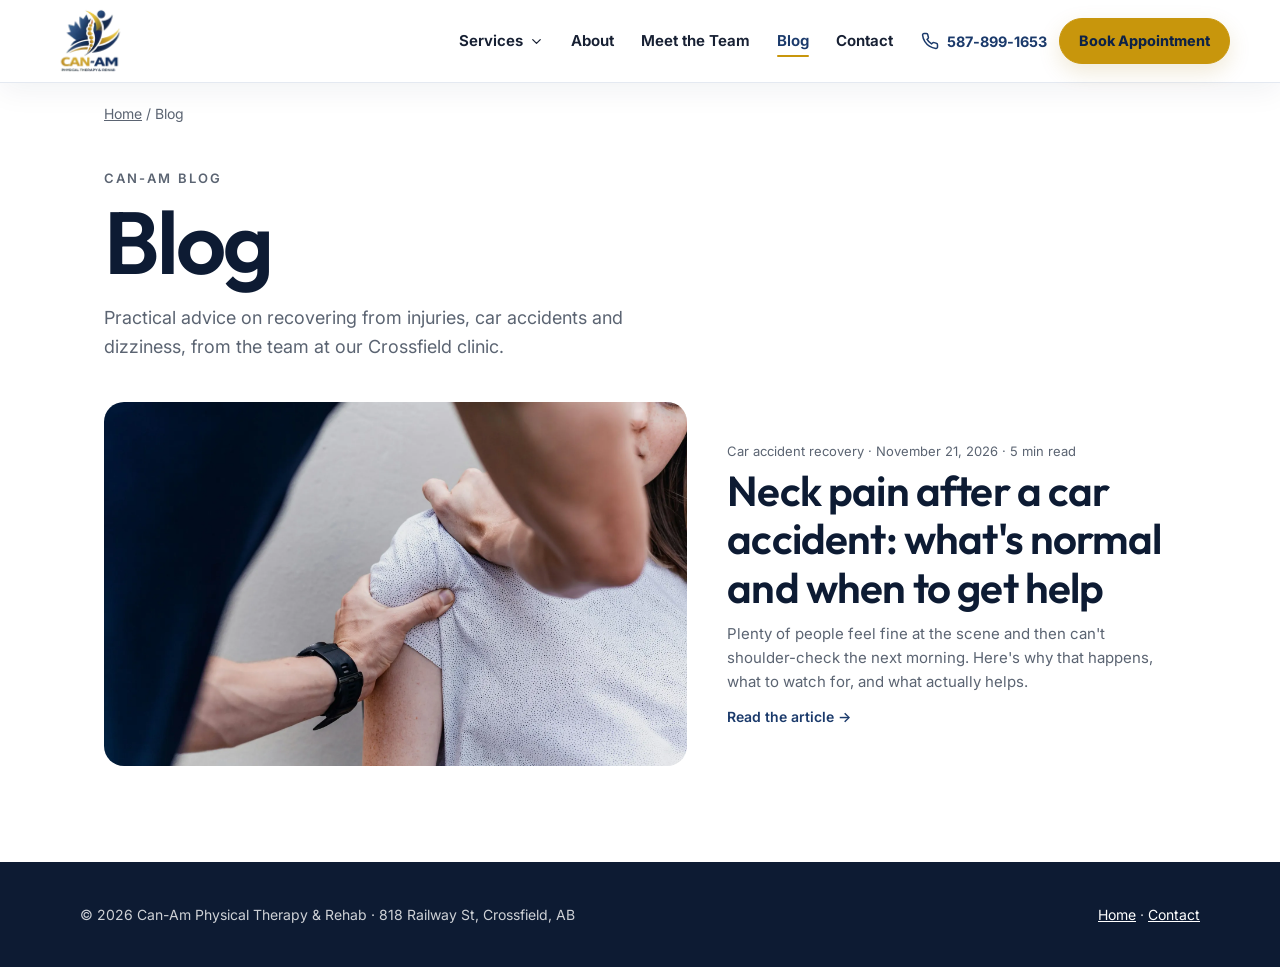
<file: blog/index.html>
<!DOCTYPE html>
<html lang="en-CA">

<head>
    <meta charset="UTF-8" />
    <!-- Google tag (gtag.js) -->
    <script async src="https://www.googletagmanager.com/gtag/js?id=G-MNQC6XSFZ4"></script>
    <script>
        window.dataLayer = window.dataLayer || [];
        function gtag() { dataLayer.push(arguments); }
        gtag('js', new Date());
        gtag('config', 'G-MNQC6XSFZ4');
    </script>
    <meta name="viewport" content="width=device-width, initial-scale=1.0" />
    <title>Physiotherapy Blog | Can-Am Physical Therapy, Crossfield</title>
    <meta name="description"
        content="Practical advice on injury recovery, car accident rehab, dizziness and staying active from Can-Am Physical Therapy & Rehab in Crossfield, Alberta." />
    <meta name="robots" content="index, follow, max-image-preview:large" />
    <link rel="canonical" href="https://www.canamrehab.com/blog/" />

    <link rel="icon" href="/favicon.ico" sizes="any" />
    <link rel="icon" type="image/png" sizes="32x32" href="../assets/images/favicon-32.png" />
    <link rel="apple-touch-icon" href="../assets/images/apple-touch-icon.png" />

    <meta property="og:type" content="website" />
    <meta property="og:locale" content="en_CA" />
    <meta property="og:site_name" content="Can-Am Physical Therapy & Rehab" />
    <meta property="og:title" content="Blog | Can-Am Physical Therapy & Rehab" />
    <meta property="og:description" content="Practical advice on injury recovery and rehab from our Crossfield physiotherapy clinic." />
    <meta property="og:url" content="https://www.canamrehab.com/blog/" />
    <meta property="og:image" content="https://www.canamrehab.com/assets/images/blog/neck-assessment-og.jpg" />
    <meta name="twitter:card" content="summary_large_image" />

    <script type="application/ld+json">
    {
        "@context": "https://schema.org",
        "@graph": [
            {
                "@type": "Blog",
                "@id": "https://www.canamrehab.com/blog/#blog",
                "name": "Can-Am Physical Therapy & Rehab Blog",
                "url": "https://www.canamrehab.com/blog/",
                "inLanguage": "en-CA",
                "publisher": { "@id": "https://www.canamrehab.com/#clinic" },
                "blogPost": [
                    {
                        "@type": "BlogPosting",
                        "@id": "https://www.canamrehab.com/blog/neck-pain-after-car-accident.html#post",
                        "headline": "Neck pain after a car accident: what's normal and when to get help",
                        "url": "https://www.canamrehab.com/blog/neck-pain-after-car-accident.html",
                        "datePublished": "2026-11-21"
                    }
                ]
            },
            {
                "@type": "BreadcrumbList",
                "itemListElement": [
                    { "@type": "ListItem", "position": 1, "name": "Home", "item": "https://www.canamrehab.com/" },
                    { "@type": "ListItem", "position": 2, "name": "Blog", "item": "https://www.canamrehab.com/blog/" }
                ]
            }
        ]
    }
    </script>

    <link rel="preconnect" href="https://fonts.googleapis.com">
    <link rel="preconnect" href="https://fonts.gstatic.com" crossorigin>
    <link href="https://fonts.googleapis.com/css2?family=Inter:wght@400;500;600;700&family=Outfit:wght@500;600&display=swap" rel="stylesheet">
    <link rel="stylesheet" href="../assets/css/header.css">
    <link rel="stylesheet" href="../assets/css/blog.css">
    <script src="../assets/js/header.js" defer></script>
    <script src="../assets/js/lead-tracking.js" defer></script>
</head>

<body>
    <a class="skip" href="#main">Skip to content</a>

    <header class="cam-site-header" id="canam-site-header">
        <div class="cam-header-shell">
            <a class="cam-brand" href="../index.html" aria-label="Can-Am Physical Therapy home">
                <img src="../assets/images/logo-short.webp" alt="Can-Am Physical Therapy &amp; Rehab" width="168" height="140">
            </a>

            <nav class="cam-desktop-nav" aria-label="Primary navigation">
                <details class="cam-dropdown">
                    <summary class="cam-dropdown-summary">
                        Services
                        <svg class="cam-dropdown-chevron" viewBox="0 0 24 24" fill="none" stroke="currentColor" stroke-width="2" stroke-linecap="round" stroke-linejoin="round" aria-hidden="true"><path d="m6 9 6 6 6-6"/></svg>
                    </summary>

                    <div class="cam-dropdown-menu">
                        <a class="cam-dropdown-link" href="../index.html#treatments">
                            <strong>All Services</strong>
                            <span>View physiotherapy and rehabilitation services.</span>
                        </a>

                        <div class="cam-dropdown-divider"></div>

                        <a class="cam-dropdown-link" href="../concussion-physiotherapy.html">
                            <strong>Concussion Physiotherapy</strong>
                            <span>Assessment and rehab after a concussion.</span>
                        </a>
                        <a class="cam-dropdown-link" href="../vestibular-physiotherapy.html">
                            <strong>Vestibular Physiotherapy</strong>
                            <span>Care for dizziness, vertigo and balance problems.</span>
                        </a>
                        <a class="cam-dropdown-link" href="../pelvic-floor-physiotherapy.html">
                            <strong>Pelvic Floor Physiotherapy</strong>
                            <span>Pelvic health care for women and men.</span>
                        </a>
                        <a class="cam-dropdown-link" href="../mva-physiotherapy.html">
                            <strong>MVA Physiotherapy</strong>
                            <span>Rehabilitation after a motor vehicle accident.</span>
                        </a>
                        <a class="cam-dropdown-link" href="../mva-physiotherapy-airdrie.html">
                            <strong>MVA Physiotherapy for Airdrie</strong>
                            <span>Car accident rehab for Airdrie drivers.</span>
                        </a>
                        <a class="cam-dropdown-link" href="../physiotherapy-carstairs.html">
                            <strong>Physiotherapy near Carstairs</strong>
                            <span>Our Crossfield clinic, minutes from Carstairs.</span>
                        </a>
                    </div>
                </details>

                <a class="cam-nav-link" href="../index.html#about">About</a>
                <a class="cam-nav-link" href="../index.html#team">Meet the Team</a>
                <a class="cam-nav-link" href="../blog/" aria-current="page">Blog</a>
                <a class="cam-nav-link" href="../index.html#contact">Contact</a>
            </nav>

            <div class="cam-header-actions">
                <a class="cam-phone-link" href="tel:+15878991653" aria-label="Call Can-Am at 587-899-1653">
                    <svg viewBox="0 0 24 24" fill="none" stroke="currentColor" stroke-width="2" aria-hidden="true"><path d="M22 16.92v3a2 2 0 0 1-2.18 2 19.79 19.79 0 0 1-8.63-3.07 19.5 19.5 0 0 1-6-6A19.79 19.79 0 0 1 2.12 4.18 2 2 0 0 1 4.11 2h3a2 2 0 0 1 2 1.72c.13.96.36 1.9.69 2.8a2 2 0 0 1-.45 2.11L8.09 9.91a16 16 0 0 0 6 6l1.27-1.27a2 2 0 0 1 2.11-.45c.9.33 1.84.56 2.8.69A2 2 0 0 1 22 16.92Z"/></svg>
                    587&#8209;899&#8209;1653
                </a>

                <a class="cam-book-button" href="https://canamrehab.janeapp.com/" target="_blank" rel="noopener">Book Appointment</a>

                <button class="cam-menu-button" id="mobile-menu-button" type="button" aria-expanded="false" aria-controls="mobile-menu" aria-label="Open navigation menu">
                    <svg viewBox="0 0 24 24" fill="none" stroke="currentColor" stroke-width="2" stroke-linecap="round" aria-hidden="true"><path d="M4 7h16M4 12h16M4 17h16"/></svg>
                </button>
            </div>
        </div>

        <nav class="cam-mobile-nav hidden" id="mobile-menu" aria-label="Mobile navigation">
            <div class="cam-mobile-nav-inner">
                <details class="cam-mobile-dropdown">
                    <summary>
                        <span>Services</span>
                        <svg viewBox="0 0 24 24" fill="none" stroke="currentColor" stroke-width="2" stroke-linecap="round" stroke-linejoin="round" aria-hidden="true"><path d="m6 9 6 6 6-6"/></svg>
                    </summary>

                    <div class="cam-mobile-dropdown-links">
                        <a class="cam-mobile-dropdown-link" href="../index.html#treatments">All Services</a>
                        <a class="cam-mobile-dropdown-link" href="../concussion-physiotherapy.html">Concussion Physiotherapy</a>
                        <a class="cam-mobile-dropdown-link" href="../vestibular-physiotherapy.html">Vestibular Physiotherapy</a>
                        <a class="cam-mobile-dropdown-link" href="../pelvic-floor-physiotherapy.html">Pelvic Floor Physiotherapy</a>
                        <a class="cam-mobile-dropdown-link" href="../mva-physiotherapy.html">MVA Physiotherapy</a>
                        <a class="cam-mobile-dropdown-link" href="../mva-physiotherapy-airdrie.html">MVA Physiotherapy for Airdrie</a>
                        <a class="cam-mobile-dropdown-link" href="../physiotherapy-carstairs.html">Physiotherapy near Carstairs</a>
                    </div>
                </details>

                <a class="cam-nav-link" href="../index.html#about">About</a>
                <a class="cam-nav-link" href="../index.html#team">Meet the Team</a>
                <a class="cam-nav-link" href="../blog/" aria-current="page">Blog</a>
                <a class="cam-nav-link" href="../index.html#contact">Contact</a>

                <div class="cam-mobile-actions">
                    <a class="cam-mobile-call" href="tel:+15878991653">Call&nbsp;587&#8209;899&#8209;1653</a>
                    <a class="cam-book-button" href="https://canamrehab.janeapp.com/" target="_blank" rel="noopener">Book Appointment</a>
                </div>
            </div>
        </nav>
    </header>

    <main id="main">
        <div class="wrap">
            <nav class="crumbs" aria-label="Breadcrumb">
                <a href="../index.html">Home</a> / <span aria-current="page">Blog</span>
            </nav>

            <div class="blog-head">
                <p class="eyebrow">Can-Am blog</p>
                <h1>Blog</h1>
                <p class="lead">Practical advice on recovering from injuries, car accidents and dizziness, from the team at our Crossfield clinic.</p>
            </div>

            <div class="post-list">
                <a class="post-card post-card--featured" href="neck-pain-after-car-accident.html">
                    <img src="../assets/images/blog/neck-assessment.webp" width="2000" height="1333"
                        alt="Physiotherapist assessing a patient's shoulder and neck">
                    <div>
                        <p class="meta">Car accident recovery · November 21, 2026 · 5 min read</p>
                        <h2>Neck pain after a car accident: what's normal and when to get help</h2>
                        <p class="excerpt">Plenty of people feel fine at the scene and then can't shoulder-check the next morning. Here's why that happens, what to watch for, and what actually helps.</p>
                        <p class="more">Read the article →</p>
                    </div>
                </a>
            </div>
        </div>
    </main>

    <footer class="blog-footer">
        <div class="wrap">
            <span>© 2026 Can-Am Physical Therapy &amp; Rehab · 818 Railway St, Crossfield, AB</span>
            <span><a href="../index.html">Home</a> · <a href="../index.html#contact">Contact</a></span>
        </div>
    </footer>
</body>

</html>
</file>
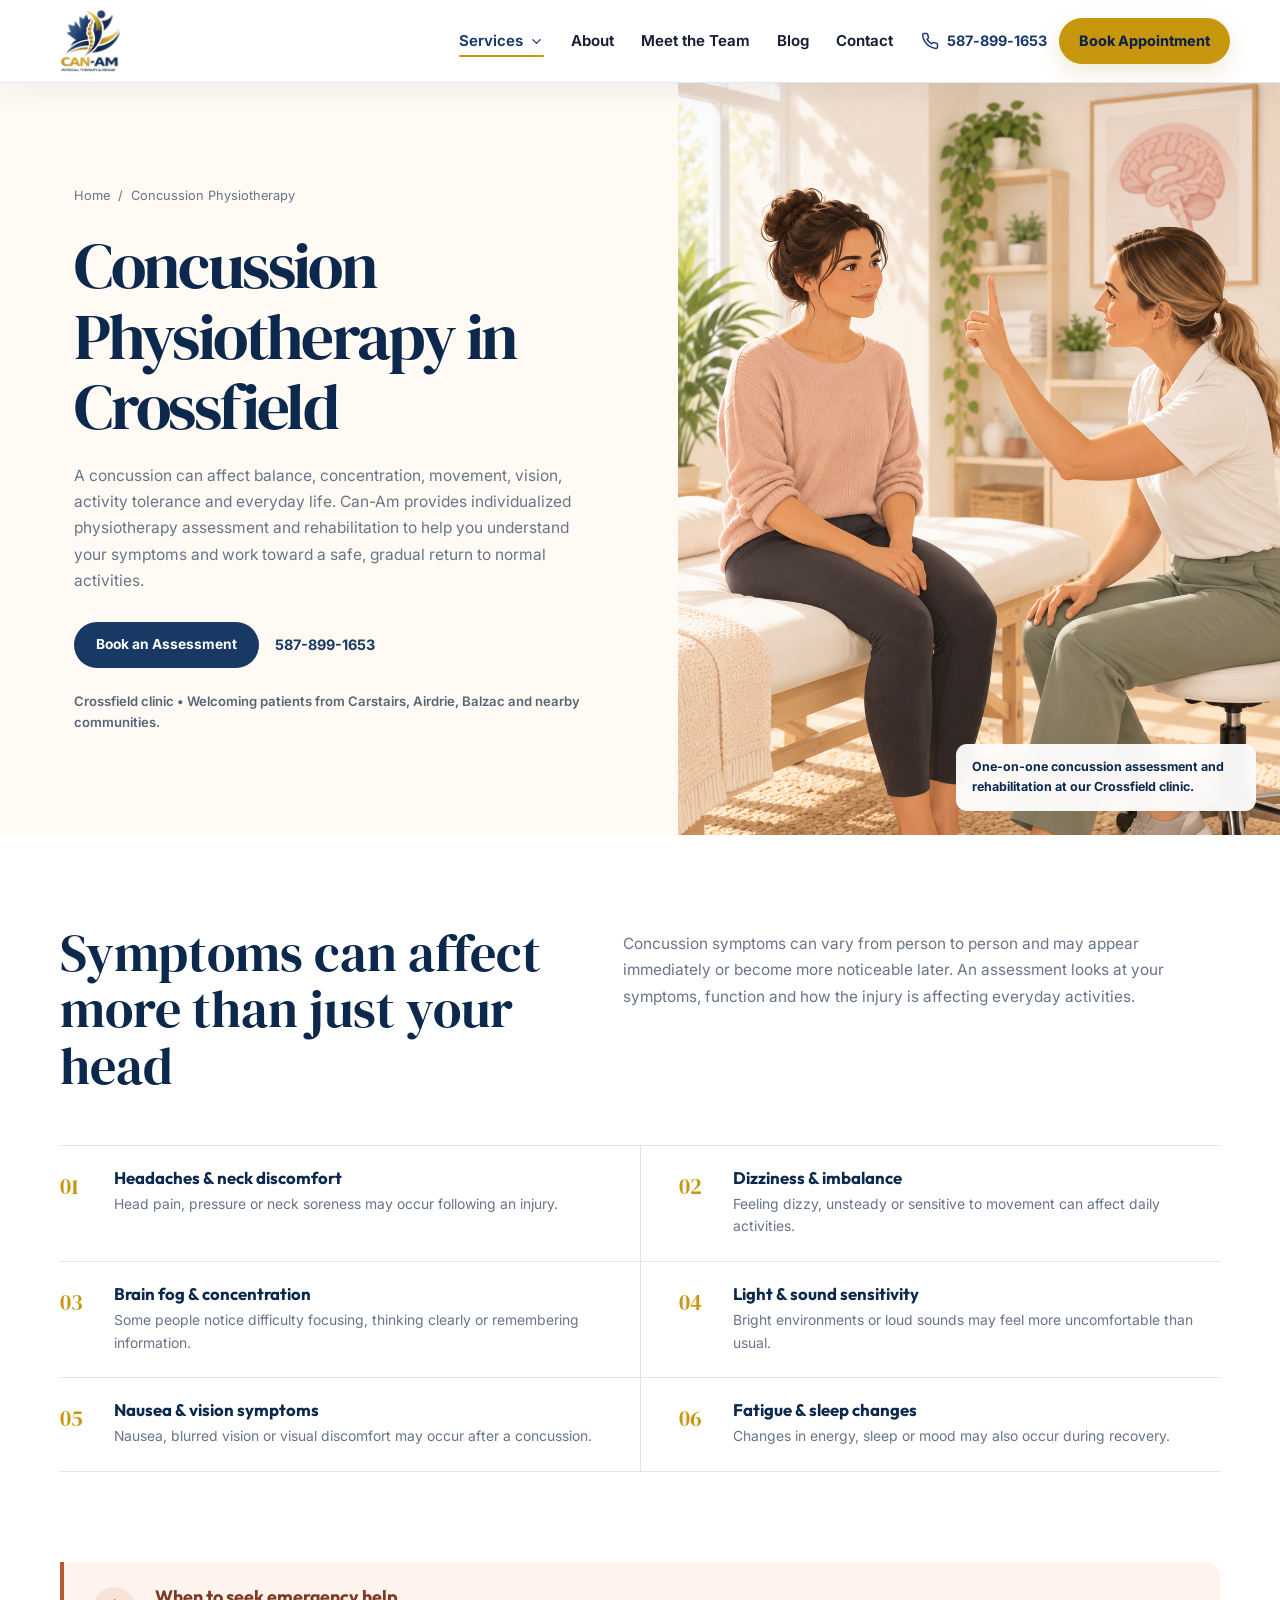
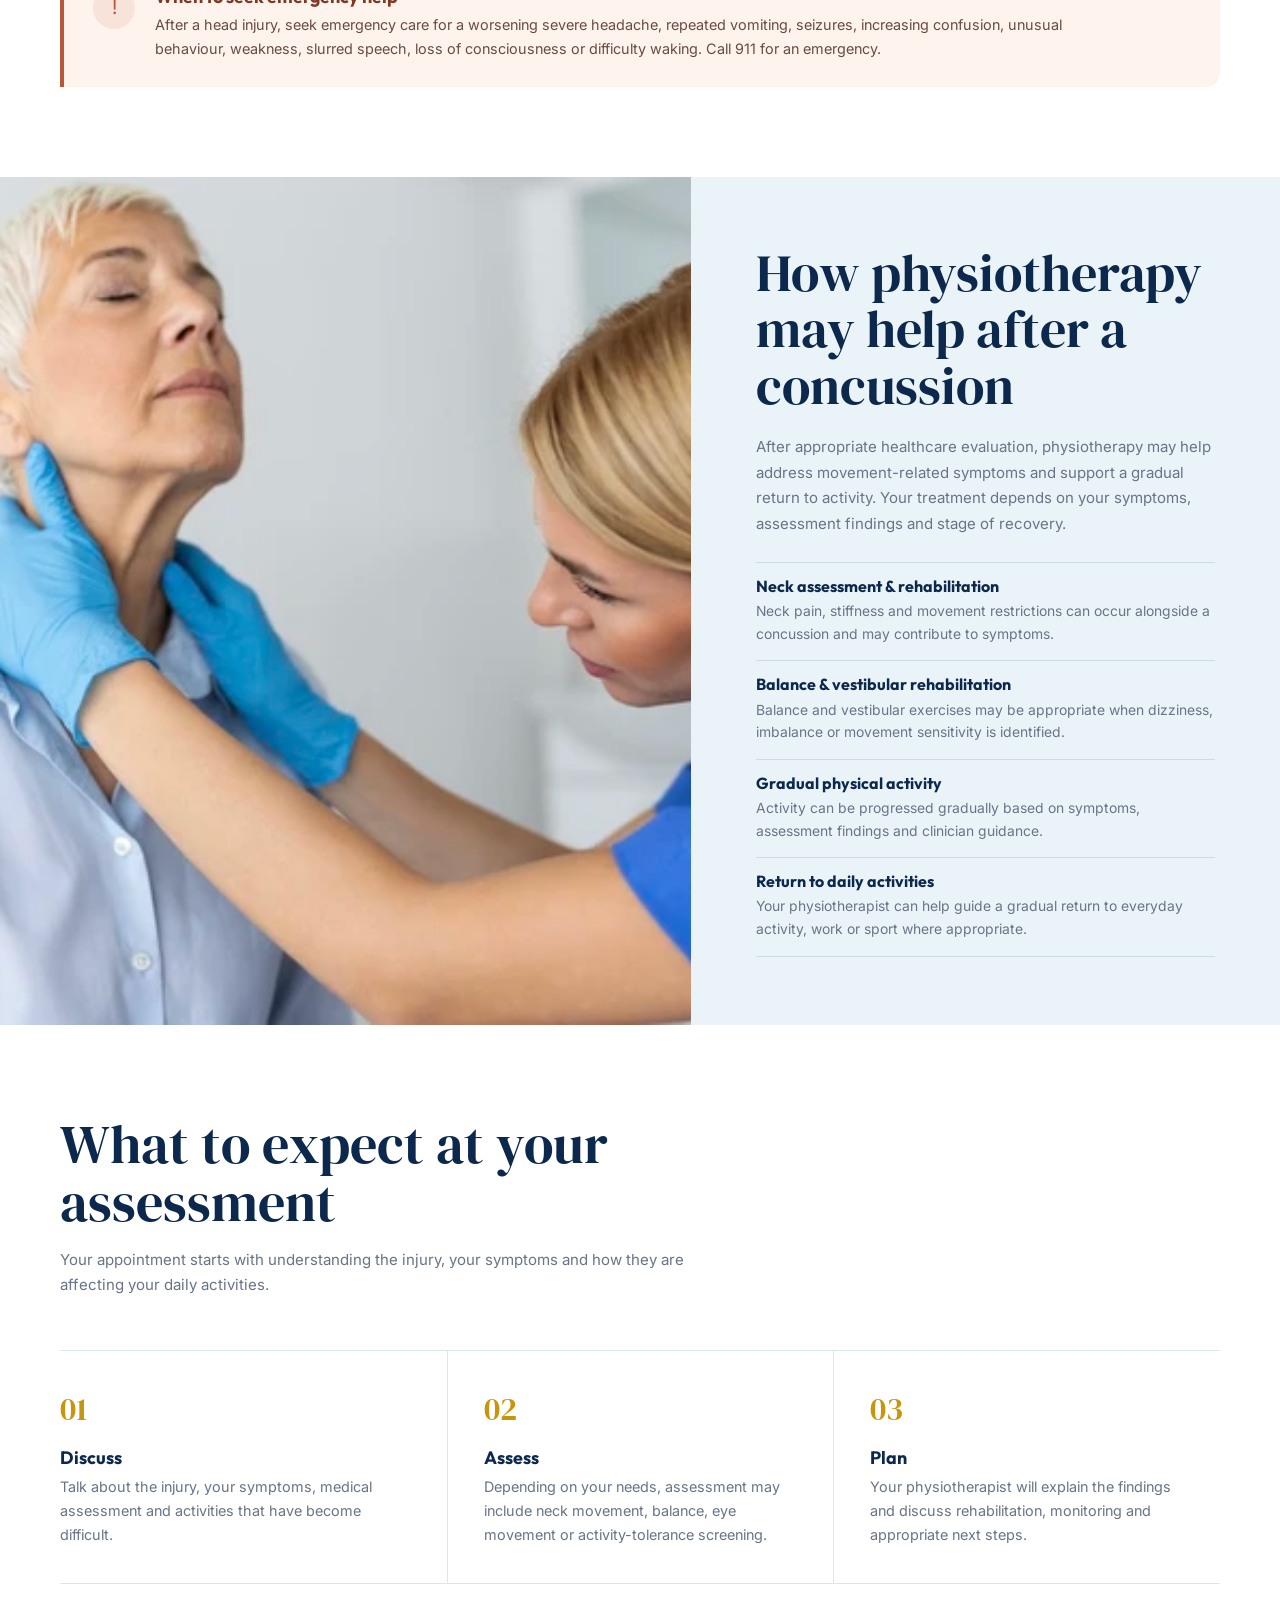
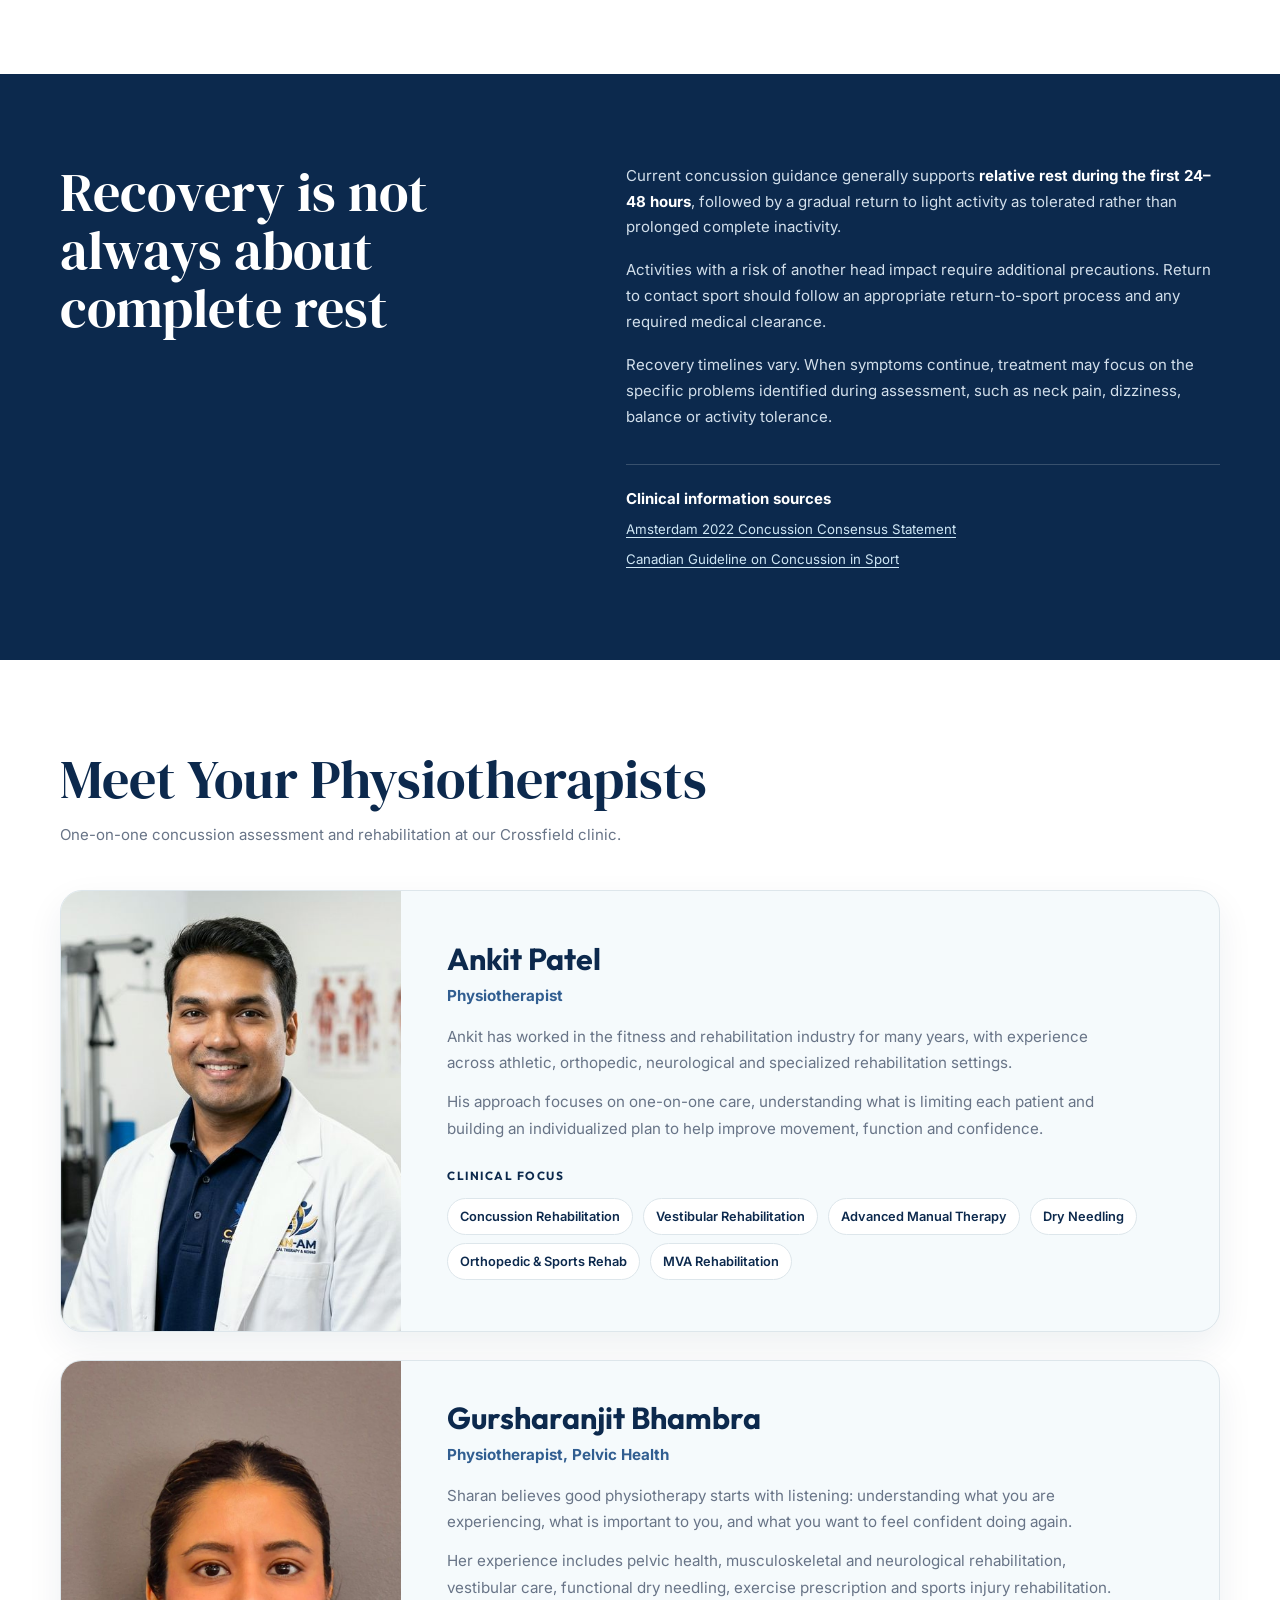
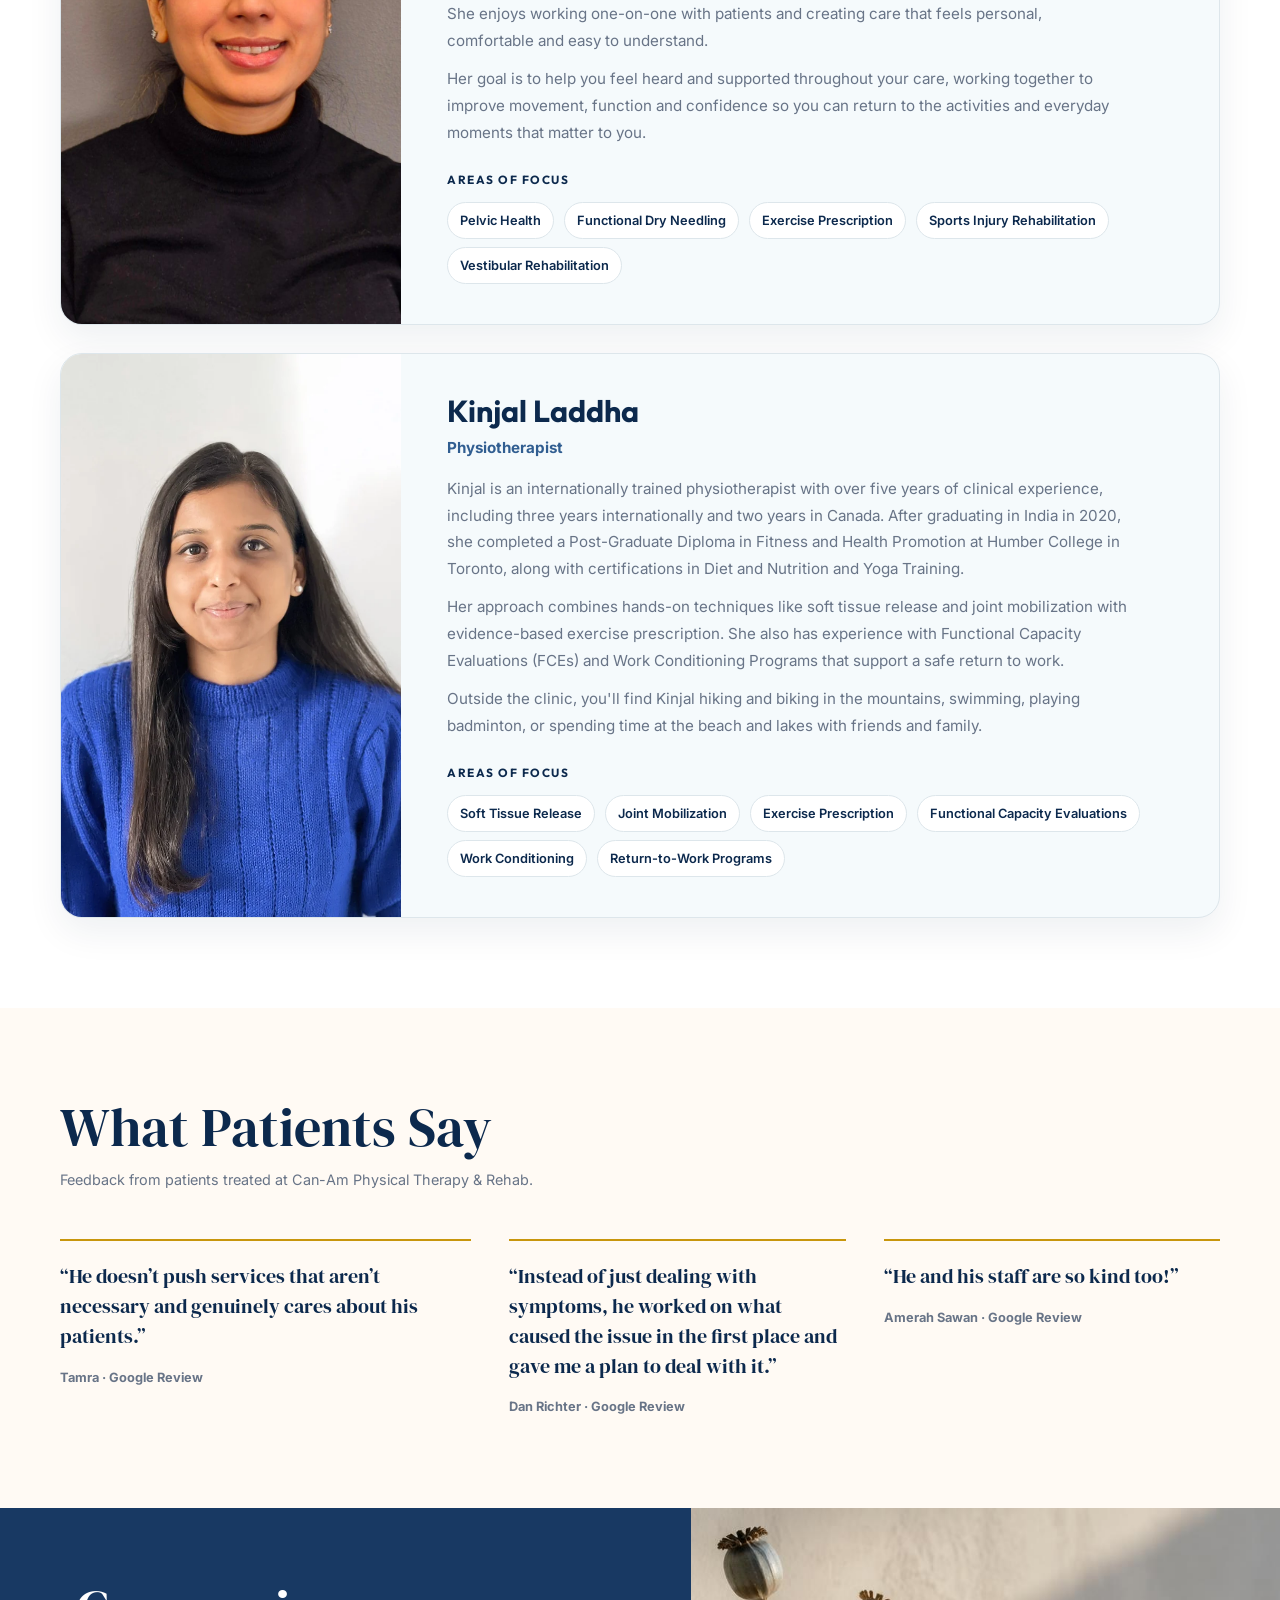
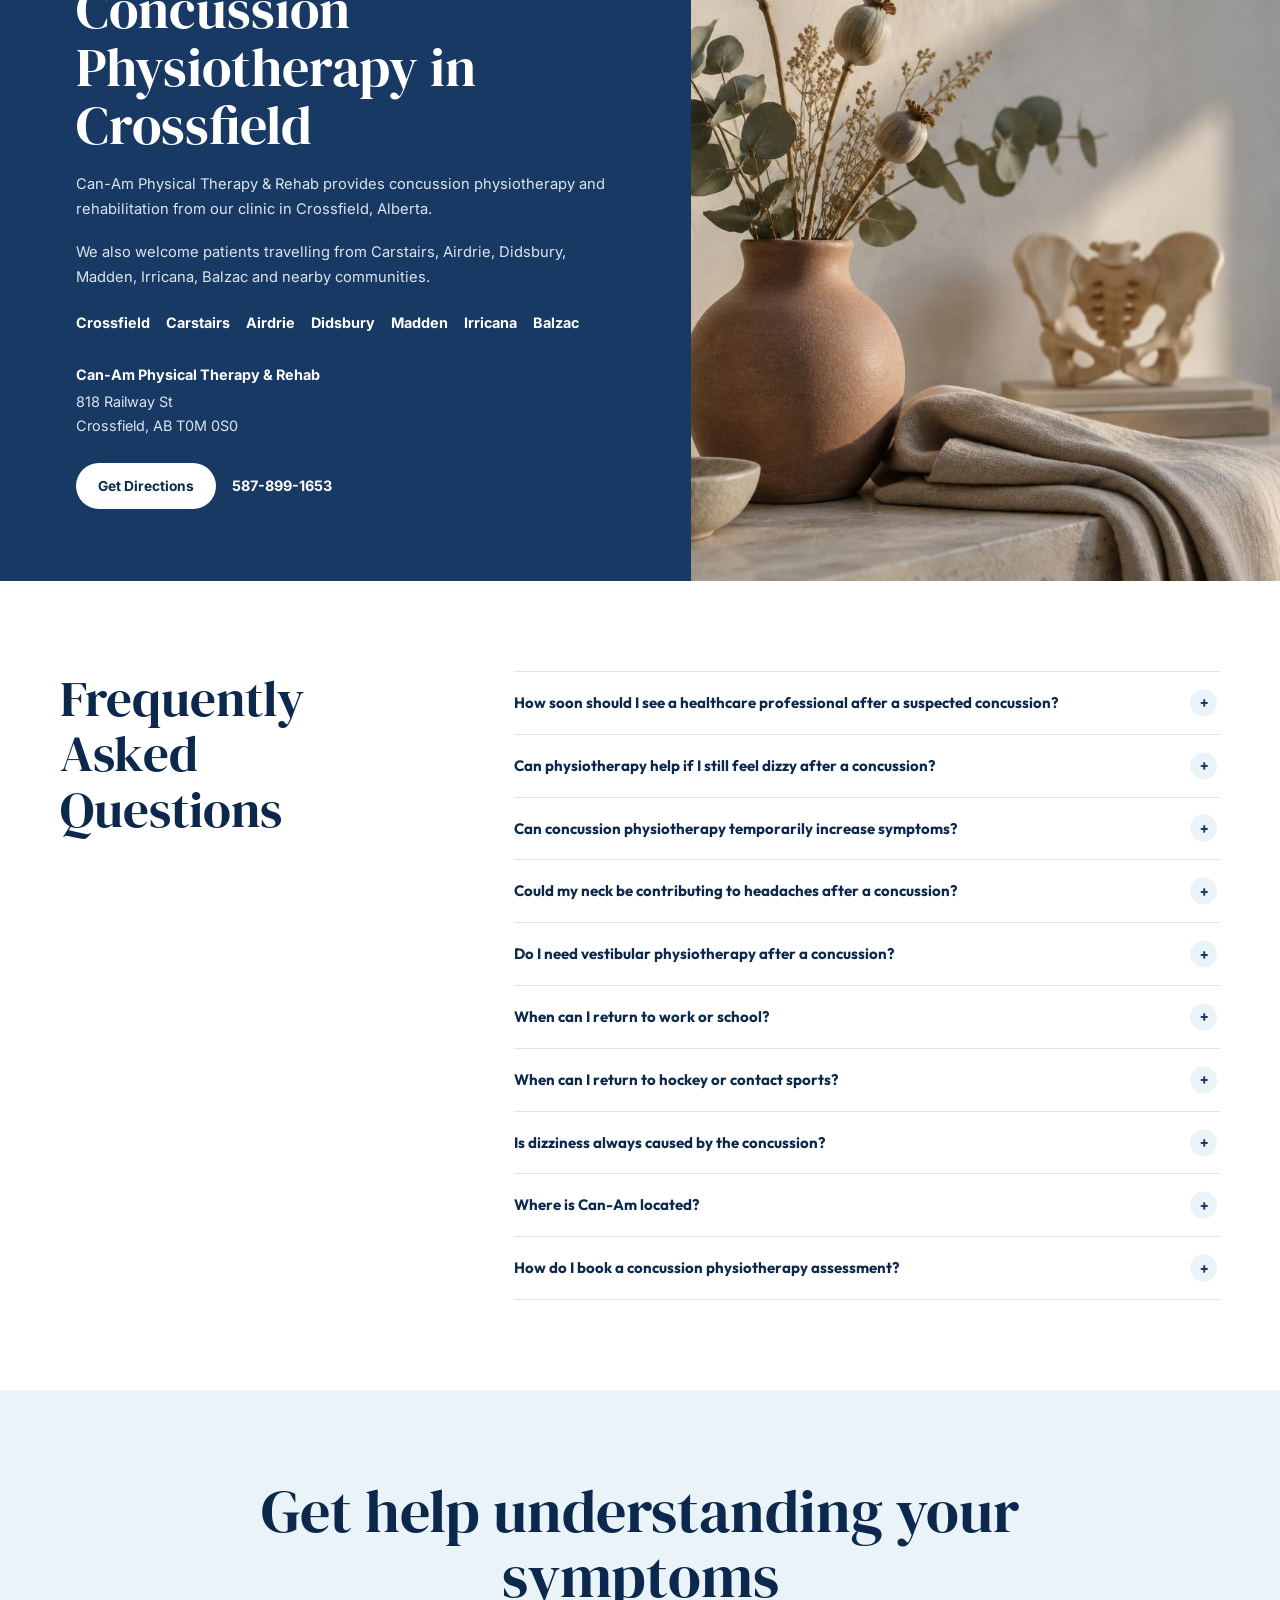
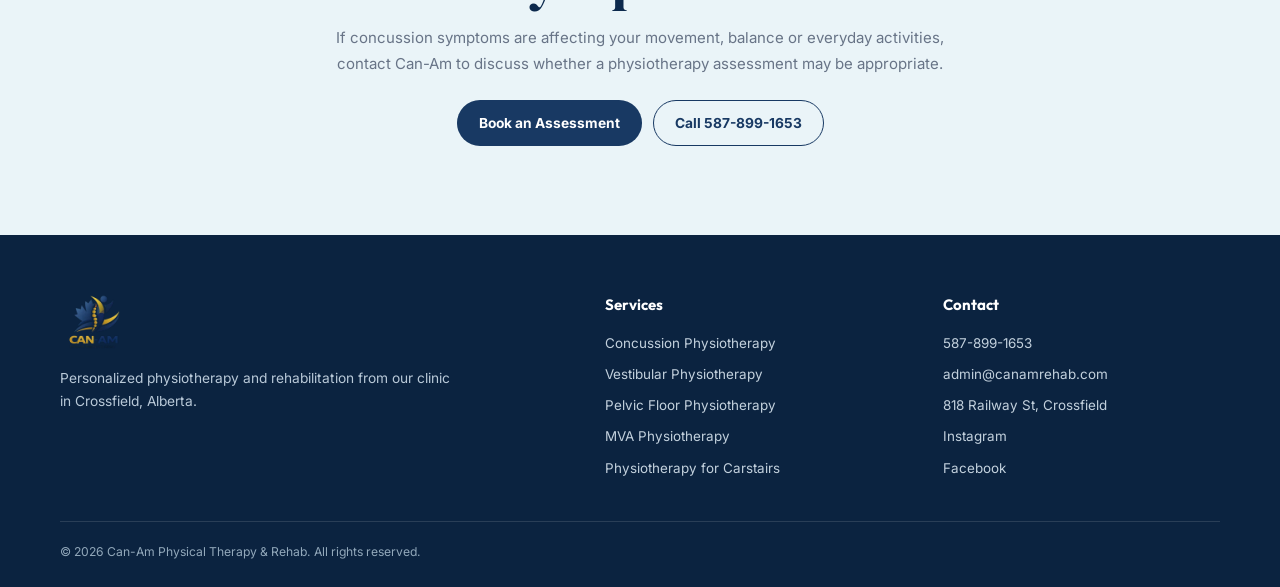
<file: concussion-physiotherapy.html>
<!DOCTYPE html>
<html lang="en-CA">

<head>

    <meta charset="UTF-8">

    <meta
        name="viewport"
        content="width=device-width, initial-scale=1.0"
    >

    <title>Concussion Physiotherapy in Crossfield | Can-Am Physical Therapy</title>

    <meta
        name="description"
        content="Concussion physiotherapy in Crossfield for dizziness, headaches, balance concerns, neck pain and gradual return to activity."
    >

    <meta
        name="robots"
        content="index, follow, max-image-preview:large"
    >

    <link
        rel="canonical"
        href="https://www.canamrehab.com/concussion-physiotherapy.html"
    >

    <link
        rel="preload"
        as="image"
        href="assets/images/concussion-hero.png"
    >


    <!-- Open Graph -->

    <meta
        property="og:type"
        content="website"
    >

    <meta
        property="og:locale"
        content="en_CA"
    >

    <meta
        property="og:site_name"
        content="Can-Am Physical Therapy & Rehab"
    >

    <meta
        property="og:title"
        content="Concussion Physiotherapy in Crossfield | Can-Am Physical Therapy"
    >

    <meta
        property="og:description"
        content="Concussion assessment and rehabilitation in Crossfield for dizziness, headaches, balance and return to activity."
    >

    <meta
        property="og:url"
        content="https://www.canamrehab.com/concussion-physiotherapy.html"
    >

    <meta
        property="og:image"
        content="https://www.canamrehab.com/assets/images/concussion-hero.png"
    >

    <meta
        name="twitter:card"
        content="summary_large_image"
    >



    <!-- =====================================================
         GOOGLE ANALYTICS
    ====================================================== -->

    <script
        async
        src="https://www.googletagmanager.com/gtag/js?id=G-MNQC6XSFZ4">
    </script>

    <script>
        window.dataLayer = window.dataLayer || [];

        function gtag() {
            dataLayer.push(arguments);
        }

        gtag("js", new Date());
        gtag("config", "G-MNQC6XSFZ4");
    </script>



    <!-- =====================================================
         FONTS
    ====================================================== -->

    <link
        rel="preconnect"
        href="https://fonts.googleapis.com"
    >

    <link
        rel="preconnect"
        href="https://fonts.gstatic.com"
        crossorigin
    >

    <link
        href="https://fonts.googleapis.com/css2?family=DM+Serif+Display&family=Inter:wght@400;500;600;700&family=Outfit:wght@500;600;700&display=swap"
        rel="stylesheet"
    >



    <!-- =====================================================
         STRUCTURED DATA
    ====================================================== -->

    <script type="application/ld+json">
    {
        "@context": "https://schema.org",
        "@graph": [
            {
                "@type": "MedicalClinic",
                "@id": "https://www.canamrehab.com/#clinic",
                "name": "Can-Am Physical Therapy & Rehab",
                "url": "https://www.canamrehab.com/",
                "telephone": "+1-587-899-1653",
                "email": "admin@canamrehab.com",

                "address": {
                    "@type": "PostalAddress",
                    "streetAddress": "818 Railway St",
                    "addressLocality": "Crossfield",
                    "addressRegion": "AB",
                    "postalCode": "T0M 0S0",
                    "addressCountry": "CA"
                },

                "areaServed": [
                    "Crossfield, Alberta",
                    "Carstairs, Alberta",
                    "Airdrie, Alberta",
                    "Didsbury, Alberta",
                    "Madden, Alberta",
                    "Irricana, Alberta",
                    "Balzac, Alberta"
                ],

                "openingHoursSpecification": [
                    {
                        "@type": "OpeningHoursSpecification",
                        "dayOfWeek": ["Monday", "Tuesday", "Wednesday", "Thursday", "Friday"],
                        "opens": "08:00",
                        "closes": "19:00"
                    },
                    {
                        "@type": "OpeningHoursSpecification",
                        "dayOfWeek": ["Saturday"],
                        "opens": "09:00",
                        "closes": "19:00"
                    }
                ]
            },

            {
                "@type": "Service",
                "@id": "https://www.canamrehab.com/concussion-physiotherapy.html#service",
                "name": "Concussion Physiotherapy in Crossfield",
                "serviceType": "Concussion physiotherapy and rehabilitation",

                "provider": {
                    "@id": "https://www.canamrehab.com/#clinic"
                },

                "areaServed": {
                    "@type": "Place",
                    "name": "Crossfield, Alberta"
                },

                "url": "https://www.canamrehab.com/concussion-physiotherapy.html"
            },

            {
                "@type": "Person",
                "@id": "https://www.canamrehab.com/#ankit-patel",
                "name": "Ankit Patel",
                "jobTitle": "Physiotherapist",

                "worksFor": {
                    "@id": "https://www.canamrehab.com/#clinic"
                }
            },

            {
                "@type": "Person",
                "@id": "https://www.canamrehab.com/#sharan-bhambra",
                "name": "Gursharanjit Bhambra",
                "alternateName": "Sharan",
                "jobTitle": "Physiotherapist, Pelvic Health",

                "worksFor": {
                    "@id": "https://www.canamrehab.com/#clinic"
                }
            },
            {
                "@type": "Person",
                "@id": "https://www.canamrehab.com/#kinjal-laddha",
                "name": "Kinjal Laddha",
                "jobTitle": "Physiotherapist",
                "worksFor": {
                    "@id": "https://www.canamrehab.com/#clinic"
                }
            },

            {
                "@type": "WebPage",
                "@id": "https://www.canamrehab.com/concussion-physiotherapy.html#webpage",
                "url": "https://www.canamrehab.com/concussion-physiotherapy.html",
                "name": "Concussion Physiotherapy in Crossfield",

                "about": {
                    "@type": "MedicalCondition",
                    "name": "Concussion"
                },

                "publisher": {
                    "@id": "https://www.canamrehab.com/#clinic"
                }
            },

            {
                "@type": "BreadcrumbList",

                "itemListElement": [
                    {
                        "@type": "ListItem",
                        "position": 1,
                        "name": "Home",
                        "item": "https://www.canamrehab.com/"
                    },

                    {
                        "@type": "ListItem",
                        "position": 2,
                        "name": "Concussion Physiotherapy",
                        "item": "https://www.canamrehab.com/concussion-physiotherapy.html"
                    }
                ]
            },

            {
                "@type": "FAQPage",

                "mainEntity": [

                    {
                        "@type": "Question",
                        "name": "How soon should I see a healthcare professional after a suspected concussion?",

                        "acceptedAnswer": {
                            "@type": "Answer",
                            "text": "Stop the activity and arrange a prompt healthcare assessment. Seek emergency care immediately for warning signs such as repeated vomiting, worsening headache, confusion, seizures, weakness, loss of consciousness or difficulty waking."
                        }
                    },

                    {
                        "@type": "Question",
                        "name": "Can physiotherapy help if I still feel dizzy after a concussion?",

                        "acceptedAnswer": {
                            "@type": "Answer",
                            "text": "Persistent dizziness can have several causes. An assessment can help determine whether vestibular rehabilitation, neck treatment or another approach may be appropriate."
                        }
                    },

                    {
                        "@type": "Question",
                        "name": "Can concussion physiotherapy temporarily increase symptoms?",

                        "acceptedAnswer": {
                            "@type": "Answer",
                            "text": "Some assessment tasks or exercises may briefly increase symptoms. Your physiotherapist can monitor your response and adjust the intensity. Significant or persistent worsening should be discussed with your healthcare provider."
                        }
                    },

                    {
                        "@type": "Question",
                        "name": "Could my neck be contributing to headaches after a concussion?",

                        "acceptedAnswer": {
                            "@type": "Answer",
                            "text": "Yes. Neck injuries can occur alongside a concussion and may contribute to headaches, pain or dizziness. An assessment can help determine whether neck rehabilitation may be appropriate."
                        }
                    },

                    {
                        "@type": "Question",
                        "name": "Do I need vestibular physiotherapy after a concussion?",

                        "acceptedAnswer": {
                            "@type": "Answer",
                            "text": "Not everyone does. Vestibular rehabilitation may be considered when assessment identifies dizziness, balance concerns, gaze-stability problems or motion sensitivity."
                        }
                    },

                    {
                        "@type": "Question",
                        "name": "When can I return to work or school?",

                        "acceptedAnswer": {
                            "@type": "Answer",
                            "text": "Return to work or school depends on your symptoms, responsibilities and individual recovery. Some people can gradually resume activities with temporary modifications or accommodations."
                        }
                    },

                    {
                        "@type": "Question",
                        "name": "When can I return to hockey or contact sports?",

                        "acceptedAnswer": {
                            "@type": "Answer",
                            "text": "Do not return to activities with a risk of another head impact until you have followed an appropriate return-to-sport process and received any required medical clearance."
                        }
                    },

                    {
                        "@type": "Question",
                        "name": "Is dizziness always caused by the concussion?",

                        "acceptedAnswer": {
                            "@type": "Answer",
                            "text": "Not necessarily. Dizziness can have several causes, which is why an assessment is important. Depending on the findings, vestibular, neck or other rehabilitation approaches may be considered."
                        }
                    },

                    {
                        "@type": "Question",
                        "name": "Where is Can-Am located?",

                        "acceptedAnswer": {
                            "@type": "Answer",
                            "text": "Can-Am Physical Therapy & Rehab is located at 818 Railway Street in Crossfield, Alberta. We welcome patients from Crossfield, Carstairs, Airdrie, Didsbury, Madden, Irricana, Balzac and nearby communities."
                        }
                    },

                    {
                        "@type": "Question",
                        "name": "How do I book a concussion physiotherapy assessment?",

                        "acceptedAnswer": {
                            "@type": "Answer",
                            "text": "You can book through Can-Am's JaneApp booking system or call the clinic at 587-899-1653."
                        }
                    }

                ]
            }
        ]
    }
    </script>



    <style>

        /* =====================================================
           VARIABLES + RESET
        ===================================================== */

        :root {
            --navy: #183963;
            --navy-dark: #0c294d;
            --blue: #315e91;

            --sky: #eaf4f8;
            --sky-light: #f5fafc;

            --cream: #fffaf4;

            --gold: #c8960c;

            --text: #27354b;
            --muted: #687487;

            --white: #ffffff;
            --line: #dde6eb;

            --warning: #b85837;
            --warning-bg: #fff3ed;
        }


        * {
            box-sizing: border-box;
        }


        html {
            scroll-behavior: smooth;
            scroll-padding-top: 100px;
        }


        body {
            margin: 0;
            overflow-x: hidden;

            background: var(--white);
            color: var(--text);

            font-family: "Inter", sans-serif;
            font-size: 15px;
            line-height: 1.65;

            -webkit-font-smoothing: antialiased;
        }


        img {
            display: block;
            width: 100%;
        }


        a {
            color: inherit;
            text-decoration: none;
        }


        h1,
        h2,
        h3 {
            margin: 0;
            color: var(--navy-dark);
            line-height: 1.08;
        }


        h1,
        h2 {
            font-family: "DM Serif Display", serif;
            font-weight: 400;
        }


        h3 {
            font-family: "Outfit", sans-serif;
        }


        p {
            margin: 0;
        }


        .container {
            width: min(1160px, calc(100% - 48px));
            margin: 0 auto;
        }



        /* =====================================================
           BUTTONS
        ===================================================== */

        .button {
            display: inline-flex;
            align-items: center;
            justify-content: center;

            min-height: 46px;

            padding: 11px 21px;

            border: 1px solid transparent;
            border-radius: 999px;

            font-size: .86rem;
            font-weight: 700;
            line-height: 1.2;

            text-align: center;

            transition:
                transform .2s ease,
                background .2s ease,
                border-color .2s ease;
        }


        .button:hover {
            transform: translateY(-2px);
        }


        .button-primary {
            background: var(--navy);
            color: var(--white);
        }


        .button-primary:hover {
            background: var(--navy-dark);
        }


        .button-outline {
            border-color: var(--navy);
            background: transparent;
            color: var(--navy);
        }


        .button-light {
            background: var(--white);
            color: var(--navy-dark);
        }



        /* =====================================================
           BREADCRUMBS
        ===================================================== */

        .breadcrumbs {
            margin-bottom: 24px;

            color: var(--muted);

            font-size: .8rem;
        }


        .breadcrumbs ol {
            display: flex;
            flex-wrap: wrap;

            gap: 8px;

            margin: 0;
            padding: 0;

            list-style: none;
        }


        .breadcrumbs a:hover {
            color: var(--navy);
        }



        /* =====================================================
           HERO
        ===================================================== */

        .hero {
            display: grid;

            grid-template-columns:
                1.06fr .94fr;

            min-height: 610px;

            background: var(--cream);
        }


        .hero-copy {
            display: flex;
            align-items: center;

            padding:
                70px
                clamp(38px, 5.8vw, 106px);
        }


        .hero-copy-inner {
            width: 100%;
            max-width: 680px;
        }


        .hero h1 {
            max-width: 680px;

            font-size:
                clamp(
                    3.15rem,
                    5.1vw,
                    5.6rem
                );

            letter-spacing: -.04em;
        }


        .hero-intro {
            max-width: 630px;

            margin-top: 21px;

            color: var(--muted);

            font-size: .97rem;
            line-height: 1.7;
        }


        .hero-actions {
            display: flex;
            flex-wrap: wrap;
            align-items: center;

            gap: 16px;

            margin-top: 27px;
        }


        .hero-phone {
            display: inline-flex;
            align-items: center;

            min-height: 46px;

            color: var(--navy);

            font-size: .9rem;
            font-weight: 700;
        }


        .hero-areas {
            margin-top: 23px;

            color: #566478;

            font-size: .82rem;
            font-weight: 600;
            line-height: 1.6;
        }


        .hero-image {
            position: relative;

            min-height: 610px;

            overflow: hidden;

            background: var(--sky);
        }


        .hero-image img {
            width: 100%;
            height: 100%;

            object-fit: cover;
            object-position: center center;
        }


        .hero-image-note {
            position: absolute;
            right: 24px;
            bottom: 24px;

            max-width: 300px;

            padding: 13px 16px;

            border-radius: 11px;

            background:
                rgba(255, 255, 255, .94);

            color: var(--navy-dark);

            font-size: .78rem;
            font-weight: 700;

            backdrop-filter: blur(10px);
        }



        /* =====================================================
           SYMPTOMS
        ===================================================== */

        .symptoms-section {
            padding: 90px 0;

            background: var(--white);
        }


        .symptoms-top {
            display: grid;

            grid-template-columns:
                .9fr 1.1fr;

            gap: 75px;

            align-items: start;
        }


        .symptoms-top h2 {
            max-width: 540px;

            font-size:
                clamp(
                    2.4rem,
                    4.1vw,
                    4.2rem
                );
        }


        .symptoms-top p {
            max-width: 630px;

            padding-top: 6px;

            color: var(--muted);

            font-size: .96rem;
            line-height: 1.72;
        }


        .symptoms-list {
            display: grid;

            grid-template-columns:
                1fr 1fr;

            margin-top: 50px;

            border-top:
                1px solid
                var(--line);
        }


        .symptom {
            display: grid;

            grid-template-columns:
                40px 1fr;

            gap: 14px;

            padding:
                23px 26px
                23px 0;

            border-bottom:
                1px solid
                var(--line);
        }


        .symptom:nth-child(even) {
            padding-left: 38px;

            border-left:
                1px solid
                var(--line);
        }


        .symptom-number {
            color: var(--gold);

            font-family:
                "DM Serif Display",
                serif;

            font-size: 1.35rem;
        }


        .symptom h3 {
            margin-bottom: 6px;

            font-size: 1.05rem;
        }


        .symptom p {
            color: var(--muted);

            font-size: .87rem;
            line-height: 1.62;
        }



        /* =====================================================
           WARNING
        ===================================================== */

        .warning-section {
            padding:
                0 0 90px;

            background: white;
        }


        .warning-box {
            display: grid;

            grid-template-columns:
                auto 1fr;

            gap: 20px;

            padding: 25px 29px;

            border-left:
                4px solid
                var(--warning);

            border-radius:
                0 14px
                14px 0;

            background:
                var(--warning-bg);
        }


        .warning-icon {
            width: 42px;
            height: 42px;

            display: grid;

            place-items: center;

            border-radius: 50%;

            background:
                rgba(184, 88, 55, .1);

            color: var(--warning);

            font-size: 1.25rem;
        }


        .warning-box h3 {
            margin-bottom: 7px;

            color: #7e3925;

            font-size: 1.12rem;
        }


        .warning-box p {
            max-width: 930px;

            color: #674c43;

            font-size: .9rem;
            line-height: 1.68;
        }



        /* =====================================================
           TREATMENT
        ===================================================== */

        .treatment-section {
            display: grid;

            grid-template-columns:
                1.08fr .92fr;

            min-height: 578px;

            background: var(--sky);
        }


        .treatment-image {
            min-height: 578px;

            overflow: hidden;
        }


        .treatment-image img {
            width: 100%;
            height: 100%;

            object-fit: cover;
        }


        .treatment-copy {
            display: flex;

            align-items: center;

            padding:
                68px
                clamp(38px, 5.1vw, 81px);
        }


        .treatment-inner {
            max-width: 650px;
        }


        .treatment-copy h2 {
            font-size:
                clamp(
                    2.4rem,
                    4.1vw,
                    4.2rem
                );
        }


        .treatment-intro {
            margin-top: 19px;

            color: var(--muted);

            font-size: .94rem;
            line-height: 1.72;
        }


        .treatment-list {
            margin-top: 25px;

            border-top:
                1px solid
                rgba(12, 41, 77, .12);
        }


        .treatment-item {
            padding: 15px 0;

            border-bottom:
                1px solid
                rgba(12, 41, 77, .12);
        }


        .treatment-item h3 {
            margin-bottom: 5px;

            font-size: 1rem;
        }


        .treatment-item p {
            color: var(--muted);

            font-size: .87rem;
            line-height: 1.62;
        }



        /* =====================================================
           VISIT
        ===================================================== */

        .visit-section {
            padding: 90px 0;

            background: white;
        }


        .visit-heading {
            max-width: 800px;
        }


        .visit-heading h2 {
            font-size:
                clamp(
                    2.4rem,
                    4.2vw,
                    4.25rem
                );
        }


        .visit-heading p {
            max-width: 650px;

            margin-top: 16px;

            color: var(--muted);

            font-size: .94rem;
            line-height: 1.7;
        }


        .visit-steps {
            display: grid;

            grid-template-columns:
                repeat(3, 1fr);

            margin-top: 52px;

            border-top:
                1px solid
                var(--line);

            border-bottom:
                1px solid
                var(--line);
        }


        .visit-step {
            padding:
                32px 36px
                36px 0;
        }


        .visit-step + .visit-step {
            padding-left: 36px;

            border-left:
                1px solid
                var(--line);
        }


        .visit-number {
            display: block;

            margin-bottom: 12px;

            color: var(--gold);

            font-family:
                "DM Serif Display",
                serif;

            font-size: 2rem;
        }


        .visit-step h3 {
            margin-bottom: 8px;

            font-size: 1.12rem;
        }


        .visit-step p {
            color: var(--muted);

            font-size: .9rem;
            line-height: 1.66;
        }



        /* =====================================================
           RECOVERY
        ===================================================== */

        .recovery-section {
            padding: 89px 0;

            background: var(--navy-dark);
        }


        .recovery-layout {
            display: grid;

            grid-template-columns:
                .9fr 1.1fr;

            gap: 80px;

            align-items: start;
        }


        .recovery-layout h2 {
            color: white;

            font-size:
                clamp(
                    2.4rem,
                    4.2vw,
                    4.25rem
                );
        }


        .recovery-content p {
            color: #d2dfeb;

            font-size: .94rem;
            line-height: 1.72;
        }


        .recovery-content p + p {
            margin-top: 17px;
        }


        .recovery-content strong {
            color: white;
        }



        /* =====================================================
           CLINICAL SOURCES
        ===================================================== */

        .clinical-note {
            margin-top: 34px;

            padding-top: 22px;

            border-top:
                1px solid
                rgba(255, 255, 255, .18);
        }


        .clinical-note strong {
            display: block;

            margin-bottom: 8px;

            color: white;
        }


        .clinical-links {
            display: flex;
            flex-wrap: wrap;

            gap: 8px 18px;
        }


        .clinical-links a {
            color: #cfe7f5;

            font-size: .83rem;
            text-decoration: underline;
            text-underline-offset: 3px;
        }



        /* =====================================================
           TEAM (Ankit + Sharan)
           Photo left, full details right, one physio per row
        ===================================================== */

        .team-section {
            padding: 90px 0;

            background: white;
        }


        .team-section .team-heading {
            max-width: 680px;

            margin-bottom: 42px;
        }


        .team-section .team-heading h2 {
            font-size:
                clamp(
                    2.4rem,
                    4.2vw,
                    4.25rem
                );
        }


        .team-section .team-heading p {
            margin-top: 14px;

            color: var(--muted);

            font-size: .94rem;
            line-height: 1.7;
        }


        .team-section .team-list {
            display: grid;

            gap: 28px;
        }


        .team-section .team-card {
            display: grid;

            grid-template-columns:
                340px minmax(0, 1fr);

            overflow: hidden;

            border: 1px solid var(--line);
            border-radius: 22px;

            background: var(--sky-light);

            box-shadow:
                0 14px 36px
                rgba(12, 41, 77, .07);
        }


        .team-section .team-photo {
            min-height: 440px;

            overflow: hidden;

            background: var(--sky);
        }


        .team-section .team-photo img {
            width: 100%;
            height: 100%;

            object-fit: cover;
            object-position: center 20%;
        }


        .team-section .team-body {
            display: flex;
            flex-direction: column;
            justify-content: center;

            padding: 40px 46px;
        }


        .team-section .team-card h3 {
            font-size: 1.9rem;
            line-height: 1.15;
        }


        .team-section .team-role {
            margin-top: 6px;

            color: var(--blue);

            font-size: .95rem;
            font-weight: 700;
        }


        .team-section .team-bio {
            max-width: 680px;

            margin-top: 16px;

            color: var(--muted);

            font-size: .95rem;
            line-height: 1.75;
        }


        .team-section .team-bio + .team-bio {
            margin-top: 12px;
        }


        .team-section .expertise-title {
            margin-top: 24px;

            color: var(--navy-dark);

            font-family:
                "Outfit",
                sans-serif;

            font-size: .74rem;
            font-weight: 700;

            letter-spacing: .13em;
            text-transform: uppercase;
        }


        .team-section .expertise-list {
            display: flex;
            flex-wrap: wrap;

            gap: 8px 10px;

            margin-top: 12px;
        }


        .team-section .expertise-list span {
            display: inline-flex;
            align-items: center;

            padding: 7px 12px;

            border:
                1px solid
                var(--line);

            border-radius: 999px;

            background: white;

            color: var(--navy-dark);

            font-size: .8rem;
            font-weight: 600;
        }



        /* =====================================================
           REVIEWS
        ===================================================== */

        .reviews-section {
            padding: 90px 0;

            background: var(--cream);
        }


        .reviews-heading {
            max-width: 680px;
        }


        .reviews-heading h2 {
            font-size:
                clamp(
                    2.4rem,
                    4.2vw,
                    4.25rem
                );
        }


        .reviews-heading p {
            margin-top: 12px;

            color: var(--muted);

            font-size: .9rem;
        }


        .reviews-grid {
            display: grid;

            grid-template-columns:
                1.1fr .9fr .9fr;

            gap: 38px;

            margin-top: 47px;
        }


        .review {
            margin: 0;

            padding-top: 21px;

            border-top:
                2px solid
                var(--gold);
        }


        .review p {
            color: var(--navy-dark);

            font-family:
                "DM Serif Display",
                serif;

            font-size:
                clamp(
                    1.1rem,
                    1.6vw,
                    1.5rem
                );

            line-height: 1.46;
        }


        .review footer {
            margin-top: 15px;

            color: var(--muted);

            font-size: .8rem;
            font-weight: 700;
        }



        /* =====================================================
           LOCATION
        ===================================================== */

        .location-section {
            display: grid;

            grid-template-columns:
                1.08fr .92fr;

            min-height: 527px;

            background: var(--navy);
        }


        .location-copy {
            display: flex;
            align-items: center;

            padding:
                72px
                clamp(38px, 5.9vw, 98px);
        }


        .location-inner {
            max-width: 680px;
        }


        .location-copy h2 {
            color: white;

            font-size:
                clamp(
                    2.4rem,
                    4.2vw,
                    4.25rem
                );
        }


        .location-copy p {
            max-width: 620px;

            margin-top: 18px;

            color: #dbe5ef;

            font-size: .92rem;
            line-height: 1.7;
        }


        .communities {
            display: flex;
            flex-wrap: wrap;

            gap: 7px 16px;

            margin-top: 21px;

            color: white;

            font-size: .9rem;
            font-weight: 700;
        }


        .address {
            margin-top: 28px;

            color: white;

            font-size: .9rem;
        }


        .address strong {
            display: block;
        }


        .address span {
            display: block;

            margin-top: 4px;

            color: #dbe5ef;
        }


        .location-actions {
            display: flex;
            flex-wrap: wrap;

            align-items: center;

            gap: 16px;

            margin-top: 25px;
        }


        .location-phone {
            display: inline-flex;
            align-items: center;

            color: white;

            font-size: .9rem;
            font-weight: 700;
        }


        .location-image {
            min-height: 527px;

            overflow: hidden;
        }


        .location-image img {
            width: 100%;
            height: 100%;

            object-fit: cover;
        }



        /* =====================================================
           FAQ
        ===================================================== */

        .faq-section {
            padding: 90px 0;

            background: white;
        }


        .faq-layout {
            display: grid;

            grid-template-columns:
                .68fr 1.32fr;

            gap: 90px;
        }


        .faq-heading h2 {
            position: sticky;
            top: 110px;

            font-size:
                clamp(
                    2.4rem,
                    4vw,
                    4rem
                );
        }


        .faq-list {
            border-top:
                1px solid
                var(--line);
        }


        details {
            border-bottom:
                1px solid
                var(--line);
        }


        summary {
            position: relative;

            padding:
                20px 45px
                20px 0;

            cursor: pointer;

            color: var(--navy-dark);

            font-family:
                "Outfit",
                sans-serif;

            font-size: .94rem;
            font-weight: 700;
            line-height: 1.45;

            list-style: none;
        }


        summary::-webkit-details-marker {
            display: none;
        }


        .faq-list summary::after {
            position: absolute;
            top: 50%;
            right: 3px;

            width: 27px;
            height: 27px;

            display: grid;

            place-items: center;

            content: "+";

            border-radius: 50%;

            background: var(--sky);
            color: var(--navy);

            transform:
                translateY(-50%);
        }


        .faq-list details[open]
        summary::after {
            content: "−";
        }


        details p {
            max-width: 740px;

            padding:
                0 45px
                23px 0;

            color: var(--muted);

            font-size: .9rem;
            line-height: 1.7;
        }



        /* =====================================================
           FINAL CTA
        ===================================================== */

        .final-cta {
            padding: 89px 24px;

            background: var(--sky);

            text-align: center;
        }


        .final-inner {
            max-width: 800px;

            margin: 0 auto;
        }


        .final-cta h2 {
            font-size:
                clamp(
                    2.55rem,
                    4.7vw,
                    4.65rem
                );
        }


        .final-cta p {
            max-width: 620px;

            margin:
                16px auto 0;

            color: var(--muted);

            font-size: .94rem;
            line-height: 1.7;
        }


        .final-actions {
            display: flex;
            flex-wrap: wrap;

            justify-content: center;

            gap: 11px;

            margin-top: 24px;
        }



        /* =====================================================
           STATIC FOOTER
        ===================================================== */

        .site-footer {
            padding:
                58px 0 25px;

            background: #0b2340;
            color: #d8e3ed;
        }


        .footer-grid {
            display: grid;

            grid-template-columns:
                1.4fr .8fr .8fr;

            gap: 60px;
        }


        .footer-brand img {
            width: auto;
            height: 58px;

            margin-bottom: 16px;
        }


        .footer-brand p {
            max-width: 400px;

            color: #b9c9d8;

            font-size: .86rem;
        }


        .footer-heading {
            margin-bottom: 14px;

            color: white;

            font-family:
                "Outfit",
                sans-serif;

            font-weight: 700;
        }


        .footer-links {
            display: grid;

            gap: 9px;
        }


        .footer-links a {
            color: #c3d1dd;

            font-size: .84rem;
        }


        .footer-links a:hover {
            color: white;
        }


        .copyright {
            margin-top: 42px;

            padding-top: 20px;

            border-top:
                1px solid
                rgba(255, 255, 255, .12);

            color: #92a8ba;

            font-size: .76rem;
        }



        /* =====================================================
           MOBILE CTA
        ===================================================== */

        .mobile-actions {
            position: fixed;

            right: 0;
            bottom: 0;
            left: 0;

            z-index: 90;

            display: none;

            grid-template-columns:
                .8fr 1.2fr;

            gap: 8px;

            padding:
                10px 12px
                calc(
                    10px +
                    env(safe-area-inset-bottom)
                );

            border-top:
                1px solid
                var(--line);

            background:
                rgba(255, 255, 255, .97);

            box-shadow:
                0 -8px 30px
                rgba(12, 41, 77, .08);
        }



        /* =====================================================
           TABLET
        ===================================================== */

        @media (max-width: 1000px) {


            .container {
                width:
                    min(
                        calc(100% - 40px),
                        1080px
                    );
            }


            .hero,
            .treatment-section,
            .location-section {
                grid-template-columns: 1fr;

                min-height: auto;
            }


            .hero-copy {
                padding:
                    65px 36px
                    55px;
            }


            .hero h1 {
                max-width: 700px;

                font-size:
                    clamp(
                        3rem,
                        7vw,
                        4.6rem
                    );
            }


            .hero-image {
                min-height: 0;

                aspect-ratio:
                    16 / 10;
            }


            .symptoms-top,
            .recovery-layout,
            .faq-layout {
                grid-template-columns: 1fr;
            }


            .symptoms-top,
            .recovery-layout {
                gap: 34px;
            }


            .treatment-image,
            .location-image {
                min-height: 425px;
            }


            .treatment-copy,
            .location-copy {
                padding:
                    60px 36px;
            }


            .reviews-grid {
                grid-template-columns:
                    1fr 1fr;
            }


            .review:first-child {
                grid-column:
                    1 / -1;
            }


            .faq-layout {
                gap: 38px;
            }


            .faq-heading h2 {
                position: static;
            }


            .footer-grid {
                grid-template-columns:
                    1fr 1fr;
            }


            .footer-brand {
                grid-column:
                    1 / -1;
            }

        }



        /* =====================================================
           TEAM: TABLET
        ===================================================== */

        @media (max-width: 900px) {

            .team-section .team-card {
                grid-template-columns:
                    260px minmax(0, 1fr);
            }


            .team-section .team-photo {
                min-height: 380px;
            }


            .team-section .team-body {
                padding: 32px;
            }


            .team-section .team-card h3 {
                font-size: 1.65rem;
            }

        }



        /* =====================================================
           MOBILE
        ===================================================== */

        @media (max-width: 700px) {

            body {
                padding-bottom: 76px;

                font-size: 16px;
            }


            .container {
                width: 100%;
                max-width: none;

                padding-left: 24px;
                padding-right: 24px;
            }



            /* HEADINGS */

            .hero h1 {
                font-size:
                    clamp(
                        2.65rem,
                        11.5vw,
                        3.7rem
                    );

                line-height: 1.02;

                letter-spacing: -.035em;
            }


            .symptoms-top h2,
            .treatment-copy h2,
            .visit-heading h2,
            .recovery-layout h2,
            .reviews-heading h2,
            .location-copy h2,
            .faq-heading h2 {
                font-size:
                    clamp(
                        2.2rem,
                        9.3vw,
                        3.1rem
                    );

                line-height: 1.06;
            }


            .final-cta h2 {
                font-size:
                    clamp(
                        2.4rem,
                        10vw,
                        3.4rem
                    );
            }



            /* HERO */

            .hero {
                display: block;
            }


            .hero-copy {
                padding:
                    48px 24px
                    44px;
            }


            .breadcrumbs {
                margin-bottom: 22px;
            }


            .hero-intro {
                margin-top: 20px;

                font-size: 1rem;
            }


            .hero-actions {
                gap: 12px;

                margin-top: 26px;
            }


            .hero-actions .button {
                min-height: 48px;

                padding:
                    11px 18px;

                font-size: .88rem;
            }


            .hero-phone {
                min-height: 48px;

                font-size: .9rem;
            }


            .hero-areas {
                margin-top: 20px;

                font-size: .82rem;
            }


            .hero-image {
                width: 100%;

                min-height: 0;

                aspect-ratio:
                    4 / 3;
            }


            .hero-image-note {
                right: 16px;
                bottom: 16px;
                left: 16px;

                max-width: none;

                padding:
                    12px 14px;

                font-size: .82rem;
            }



            /* SECTIONS */

            .symptoms-section,
            .visit-section,
            .team-section,
            .reviews-section,
            .faq-section {
                padding: 68px 0;
            }



            /* SYMPTOMS */

            .symptoms-top {
                gap: 22px;
            }


            .symptoms-top p {
                padding-top: 0;

                font-size: 1rem;
            }


            .symptoms-list {
                grid-template-columns: 1fr;

                margin-top: 38px;
            }


            .symptom,
            .symptom:nth-child(even) {
                grid-template-columns:
                    38px 1fr;

                gap: 10px;

                padding:
                    21px 0;

                border-left: 0;
            }


            .symptom-number {
                font-size: 1.4rem;
            }


            .symptom h3 {
                font-size: 1.1rem;
            }


            .symptom p {
                font-size: .94rem;
            }



            /* WARNING */

            .warning-section {
                padding-bottom: 68px;
            }


            .warning-box {
                grid-template-columns: 1fr;

                gap: 15px;

                padding:
                    24px 21px;
            }


            .warning-box h3 {
                font-size: 1.2rem;
            }


            .warning-box p {
                font-size: .94rem;
            }



            /* TREATMENT */

            .treatment-section {
                display: flex;

                flex-direction: column;
            }


            .treatment-image {
                width: 100%;

                min-height: 0;

                aspect-ratio:
                    4 / 3;
            }


            .treatment-copy {
                padding:
                    58px 24px;
            }


            .treatment-intro {
                margin-top: 19px;

                font-size: 1rem;
            }


            .treatment-list {
                margin-top: 26px;
            }


            .treatment-item {
                padding:
                    16px 0;
            }


            .treatment-item h3 {
                font-size: 1.08rem;
            }


            .treatment-item p {
                font-size: .94rem;
            }



            /* FIRST VISIT */

            .visit-heading p {
                font-size: 1rem;
            }


            .visit-steps {
                grid-template-columns:
                    1fr;

                margin-top: 38px;
            }


            .visit-step,
            .visit-step + .visit-step {
                padding:
                    25px 0;

                border-left: 0;

                border-top:
                    1px solid
                    var(--line);
            }


            .visit-step:first-child {
                border-top: 0;
            }


            .visit-number {
                margin-bottom: 9px;

                font-size: 1.95rem;
            }


            .visit-step h3 {
                font-size: 1.23rem;
            }


            .visit-step p {
                font-size: .95rem;
            }



            /* RECOVERY */

            .recovery-section {
                padding:
                    68px 0;
            }


            .recovery-layout {
                gap: 24px;
            }


            .recovery-content p {
                font-size: .98rem;
            }


            .clinical-links {
                display: grid;

                gap: 10px;
            }



            /* TEAM */

            .team-section .team-heading {
                margin-bottom: 30px;
            }


            .team-section .team-heading h2 {
                font-size:
                    clamp(
                        2.2rem,
                        9.3vw,
                        3.1rem
                    );

                line-height: 1.06;
            }


            .team-section .team-heading p {
                font-size: 1rem;
            }


            .team-section .team-list {
                gap: 22px;
            }


            .team-section .team-card {
                grid-template-columns: 1fr;
            }


            .team-section .team-photo {
                min-height: 0;

                aspect-ratio: 1 / 1;
            }


            .team-section .team-body {
                padding: 24px 22px 28px;
            }


            .team-section .team-card h3 {
                font-size: 1.5rem;
            }


            .team-section .team-bio {
                font-size: .98rem;
            }



            /* REVIEWS */

            .reviews-grid {
                grid-template-columns:
                    1fr;

                gap: 38px;

                margin-top: 38px;
            }


            .review:first-child {
                grid-column: auto;
            }


            .review p {
                font-size: 1.3rem;
            }


            .review footer {
                font-size: .85rem;
            }



            /* LOCATION */

            .location-section {
                display: flex;

                flex-direction: column;
            }


            .location-copy {
                padding:
                    60px 24px;
            }


            .location-copy p {
                font-size: 1rem;
            }


            .communities {
                gap:
                    8px 14px;

                font-size: .92rem;
            }


            .address {
                font-size: .95rem;
            }


            .location-actions {
                display: grid;

                grid-template-columns:
                    1fr;

                gap: 12px;
            }


            .location-actions .button {
                width: 100%;
            }


            .location-phone {
                justify-content: center;

                min-height: 48px;

                font-size: .95rem;
            }


            .location-image {
                min-height: 0;

                aspect-ratio:
                    4 / 3;
            }



            /* FAQ */

            .faq-layout {
                gap: 29px;
            }


            summary {
                padding:
                    21px 45px
                    21px 0;

                font-size: .98rem;
            }


            .faq-list summary::after {
                right: 0;

                width: 29px;
                height: 29px;
            }


            details p {
                padding:
                    0 4px
                    22px 0;

                font-size: .95rem;
            }



            /* FINAL CTA */

            .final-cta {
                padding:
                    72px 24px;
            }


            .final-cta p {
                font-size: 1rem;
            }


            .final-actions {
                display: grid;

                grid-template-columns:
                    1fr;

                max-width: 420px;

                gap: 10px;

                margin:
                    25px auto 0;
            }


            .final-actions .button {
                width: 100%;
            }



            /* FOOTER */

            .site-footer {
                padding-bottom: 115px;
            }


            .footer-grid {
                grid-template-columns:
                    1fr;

                gap: 35px;
            }


            .footer-brand {
                grid-column: auto;
            }



            /* MOBILE CTA */

            .mobile-actions {
                display: grid;

                grid-template-columns:
                    .78fr 1.22fr;

                gap: 9px;

                padding:
                    9px 12px
                    calc(
                        9px +
                        env(safe-area-inset-bottom)
                    );
            }


            .mobile-actions .button {
                min-height: 48px;

                padding:
                    10px 14px;

                font-size: .9rem;
            }

        }



        /* =====================================================
           SMALL PHONES
        ===================================================== */

        @media (max-width: 420px) {

            .container {
                padding-left: 20px;
                padding-right: 20px;
            }


            .hero-copy {
                padding:
                    45px 20px
                    40px;
            }


            .hero h1 {
                font-size: 2.55rem;
            }


            .hero-image {
                aspect-ratio:
                    1.18 / 1;
            }


            .treatment-copy,
            .location-copy {
                padding-left: 20px;
                padding-right: 20px;
            }


            .mobile-actions {
                grid-template-columns:
                    .72fr 1.28fr;
            }

        }



        @media (prefers-reduced-motion: reduce) {

            html {
                scroll-behavior: auto;
            }


            *,
            *::before,
            *::after {
                scroll-behavior:
                    auto !important;

                transition:
                    none !important;
            }

        }

    </style>

    <link rel="stylesheet" href="assets/css/header.css">
    <script src="assets/js/header.js" defer></script>
    <script src="assets/js/lead-tracking.js" defer></script>
</head>



<body>

    <!-- =====================================================
         MASTER HEADER (styles: assets/css/header.css, behaviour: assets/js/header.js)
    ====================================================== -->
    <a class="cam-skip-link" href="#main-content">Skip to main content</a>

    <header class="cam-site-header" id="canam-site-header">
        <div class="cam-header-shell">
            <a class="cam-brand" href="index.html" aria-label="Can-Am Physical Therapy home">
                <img src="assets/images/logo-short.webp" alt="Can-Am Physical Therapy &amp; Rehab" width="168" height="140">
            </a>

            <nav class="cam-desktop-nav" aria-label="Primary navigation">
                <details class="cam-dropdown is-current">
                    <summary class="cam-dropdown-summary">
                        Services
                        <svg class="cam-dropdown-chevron" viewBox="0 0 24 24" fill="none" stroke="currentColor" stroke-width="2" stroke-linecap="round" stroke-linejoin="round" aria-hidden="true"><path d="m6 9 6 6 6-6"/></svg>
                    </summary>

                    <div class="cam-dropdown-menu">
                        <a class="cam-dropdown-link" href="index.html#treatments">
                            <strong>All Services</strong>
                            <span>View physiotherapy and rehabilitation services.</span>
                        </a>

                        <div class="cam-dropdown-divider"></div>

                        <a class="cam-dropdown-link" href="concussion-physiotherapy.html" aria-current="page">
                            <strong>Concussion Physiotherapy</strong>
                            <span>Assessment and rehab after a concussion.</span>
                        </a>
                        <a class="cam-dropdown-link" href="vestibular-physiotherapy.html">
                            <strong>Vestibular Physiotherapy</strong>
                            <span>Care for dizziness, vertigo and balance problems.</span>
                        </a>
                        <a class="cam-dropdown-link" href="pelvic-floor-physiotherapy.html">
                            <strong>Pelvic Floor Physiotherapy</strong>
                            <span>Pelvic health care for women and men.</span>
                        </a>
                        <a class="cam-dropdown-link" href="mva-physiotherapy.html">
                            <strong>MVA Physiotherapy</strong>
                            <span>Rehabilitation after a motor vehicle accident.</span>
                        </a>
                        <a class="cam-dropdown-link" href="mva-physiotherapy-airdrie.html">
                            <strong>MVA Physiotherapy for Airdrie</strong>
                            <span>Car accident rehab for Airdrie drivers.</span>
                        </a>
                        <a class="cam-dropdown-link" href="physiotherapy-carstairs.html">
                            <strong>Physiotherapy near Carstairs</strong>
                            <span>Our Crossfield clinic, minutes from Carstairs.</span>
                        </a>
                    </div>
                </details>

                <a class="cam-nav-link" href="index.html#about">About</a>
                <a class="cam-nav-link" href="index.html#team">Meet the Team</a>
                <a class="cam-nav-link" href="blog/">Blog</a>
                <a class="cam-nav-link" href="index.html#contact">Contact</a>
            </nav>

            <div class="cam-header-actions">
                <a class="cam-phone-link" href="tel:+15878991653" aria-label="Call Can-Am at 587-899-1653">
                    <svg viewBox="0 0 24 24" fill="none" stroke="currentColor" stroke-width="2" aria-hidden="true"><path d="M22 16.92v3a2 2 0 0 1-2.18 2 19.79 19.79 0 0 1-8.63-3.07 19.5 19.5 0 0 1-6-6A19.79 19.79 0 0 1 2.12 4.18 2 2 0 0 1 4.11 2h3a2 2 0 0 1 2 1.72c.13.96.36 1.9.69 2.8a2 2 0 0 1-.45 2.11L8.09 9.91a16 16 0 0 0 6 6l1.27-1.27a2 2 0 0 1 2.11-.45c.9.33 1.84.56 2.8.69A2 2 0 0 1 22 16.92Z"/></svg>
                    587&#8209;899&#8209;1653
                </a>

                <a class="cam-book-button" href="https://canamrehab.janeapp.com/" target="_blank" rel="noopener">Book Appointment</a>

                <button class="cam-menu-button" id="mobile-menu-button" type="button" aria-expanded="false" aria-controls="mobile-menu" aria-label="Open navigation menu">
                    <svg viewBox="0 0 24 24" fill="none" stroke="currentColor" stroke-width="2" stroke-linecap="round" aria-hidden="true"><path d="M4 7h16M4 12h16M4 17h16"/></svg>
                </button>
            </div>
        </div>

        <nav class="cam-mobile-nav hidden" id="mobile-menu" aria-label="Mobile navigation">
            <div class="cam-mobile-nav-inner">
                <details class="cam-mobile-dropdown" open>
                    <summary>
                        <span>Services</span>
                        <svg viewBox="0 0 24 24" fill="none" stroke="currentColor" stroke-width="2" stroke-linecap="round" stroke-linejoin="round" aria-hidden="true"><path d="m6 9 6 6 6-6"/></svg>
                    </summary>

                    <div class="cam-mobile-dropdown-links">
                        <a class="cam-mobile-dropdown-link" href="index.html#treatments">All Services</a>
                        <a class="cam-mobile-dropdown-link" href="concussion-physiotherapy.html" aria-current="page">Concussion Physiotherapy</a>
                        <a class="cam-mobile-dropdown-link" href="vestibular-physiotherapy.html">Vestibular Physiotherapy</a>
                        <a class="cam-mobile-dropdown-link" href="pelvic-floor-physiotherapy.html">Pelvic Floor Physiotherapy</a>
                        <a class="cam-mobile-dropdown-link" href="mva-physiotherapy.html">MVA Physiotherapy</a>
                        <a class="cam-mobile-dropdown-link" href="mva-physiotherapy-airdrie.html">MVA Physiotherapy for Airdrie</a>
                        <a class="cam-mobile-dropdown-link" href="physiotherapy-carstairs.html">Physiotherapy near Carstairs</a>
                    </div>
                </details>

                <a class="cam-nav-link" href="index.html#about">About</a>
                <a class="cam-nav-link" href="index.html#team">Meet the Team</a>
                <a class="cam-nav-link" href="blog/">Blog</a>
                <a class="cam-nav-link" href="index.html#contact">Contact</a>

                <div class="cam-mobile-actions">
                    <a class="cam-mobile-call" href="tel:+15878991653">Call&nbsp;587&#8209;899&#8209;1653</a>
                    <a class="cam-book-button" href="https://canamrehab.janeapp.com/" target="_blank" rel="noopener">Book Appointment</a>
                </div>
            </div>
        </nav>
    </header>



    <main id="main-content">


        <!-- ==================================================
             HERO
        =================================================== -->

        <section class="hero">


            <div class="hero-copy">


                <div class="hero-copy-inner">


                    <nav
                        class="breadcrumbs"
                        aria-label="Breadcrumb"
                    >

                        <ol>

                            <li>
                                <a href="index.html">
                                    Home
                                </a>
                            </li>

                            <li aria-hidden="true">
                                /
                            </li>

                            <li aria-current="page">
                                Concussion Physiotherapy
                            </li>

                        </ol>

                    </nav>



                    <h1>
                        Concussion Physiotherapy in Crossfield
                    </h1>


                    <p class="hero-intro">

                        A concussion can affect balance, concentration,
                        movement, vision, activity tolerance and everyday life.

                        Can-Am provides individualized physiotherapy
                        assessment and rehabilitation to help you understand
                        your symptoms and work toward a safe, gradual return
                        to normal activities.

                    </p>



                    <div class="hero-actions">


                        <a
                            class="button button-primary"
                            href="https://canamrehab.janeapp.com/"
                            target="_blank"
                            rel="noopener"
                        >
                            Book an Assessment
                        </a>


                        <a
                            class="hero-phone"
                            href="tel:+15878991653"
                        >
                            587-899-1653
                        </a>


                    </div>



                    <p class="hero-areas">

                        Crossfield clinic • Welcoming patients from
                        Carstairs, Airdrie, Balzac and nearby communities.

                    </p>


                </div>


            </div>



            <div class="hero-image">


                <img
                    src="assets/images/concussion-hero.png"
                    alt="Physiotherapist performing an eye-tracking assessment during concussion rehabilitation"
                    width="1536"
                    height="2048"
                    fetchpriority="high"
                    decoding="async"
                >


                <div class="hero-image-note">

                    One-on-one concussion assessment and rehabilitation
                    at our Crossfield clinic.

                </div>


            </div>


        </section>




        <!-- ==================================================
             SYMPTOMS
        =================================================== -->

        <section
            id="symptoms"
            class="symptoms-section"
        >


            <div class="container">


                <div class="symptoms-top">


                    <h2>
                        Symptoms can affect more than just your head
                    </h2>


                    <p>

                        Concussion symptoms can vary from person to person
                        and may appear immediately or become more noticeable
                        later.

                        An assessment looks at your symptoms, function and
                        how the injury is affecting everyday activities.

                    </p>


                </div>



                <div class="symptoms-list">


                    <div class="symptom">

                        <span class="symptom-number">
                            01
                        </span>

                        <div>

                            <h3>
                                Headaches & neck discomfort
                            </h3>

                            <p>
                                Head pain, pressure or neck soreness may
                                occur following an injury.
                            </p>

                        </div>

                    </div>



                    <div class="symptom">

                        <span class="symptom-number">
                            02
                        </span>

                        <div>

                            <h3>
                                Dizziness & imbalance
                            </h3>

                            <p>
                                Feeling dizzy, unsteady or sensitive to
                                movement can affect daily activities.
                            </p>

                        </div>

                    </div>



                    <div class="symptom">

                        <span class="symptom-number">
                            03
                        </span>

                        <div>

                            <h3>
                                Brain fog & concentration
                            </h3>

                            <p>
                                Some people notice difficulty focusing,
                                thinking clearly or remembering information.
                            </p>

                        </div>

                    </div>



                    <div class="symptom">

                        <span class="symptom-number">
                            04
                        </span>

                        <div>

                            <h3>
                                Light & sound sensitivity
                            </h3>

                            <p>
                                Bright environments or loud sounds may
                                feel more uncomfortable than usual.
                            </p>

                        </div>

                    </div>



                    <div class="symptom">

                        <span class="symptom-number">
                            05
                        </span>

                        <div>

                            <h3>
                                Nausea & vision symptoms
                            </h3>

                            <p>
                                Nausea, blurred vision or visual discomfort
                                may occur after a concussion.
                            </p>

                        </div>

                    </div>



                    <div class="symptom">

                        <span class="symptom-number">
                            06
                        </span>

                        <div>

                            <h3>
                                Fatigue & sleep changes
                            </h3>

                            <p>
                                Changes in energy, sleep or mood may also
                                occur during recovery.
                            </p>

                        </div>

                    </div>


                </div>


            </div>


        </section>




        <!-- ==================================================
             EMERGENCY WARNING
        =================================================== -->

        <section class="warning-section">


            <div class="container">


                <div class="warning-box">


                    <div
                        class="warning-icon"
                        aria-hidden="true"
                    >
                        !
                    </div>


                    <div>

                        <h3>
                            When to seek emergency help
                        </h3>


                        <p>

                            After a head injury, seek emergency care for
                            a worsening severe headache, repeated vomiting,
                            seizures, increasing confusion, unusual behaviour,
                            weakness, slurred speech, loss of consciousness
                            or difficulty waking.

                            Call 911 for an emergency.

                        </p>

                    </div>


                </div>


            </div>


        </section>




        <!-- ==================================================
             TREATMENT
        =================================================== -->

        <section
            id="treatment"
            class="treatment-section"
        >


            <div class="treatment-image">


                <img
                    src="assets/images/concussion-rehab.webp"
                    alt="Physiotherapist supervising balance rehabilitation after concussion"
                    width="1200"
                    height="900"
                    loading="lazy"
                    decoding="async"
                >


            </div>



            <div class="treatment-copy">


                <div class="treatment-inner">


                    <h2>
                        How physiotherapy may help after a concussion
                    </h2>


                    <p class="treatment-intro">

                        After appropriate healthcare evaluation,
                        physiotherapy may help address movement-related
                        symptoms and support a gradual return to activity.

                        Your treatment depends on your symptoms,
                        assessment findings and stage of recovery.

                    </p>



                    <div class="treatment-list">


                        <div class="treatment-item">

                            <h3>
                                Neck assessment & rehabilitation
                            </h3>

                            <p>

                                Neck pain, stiffness and movement
                                restrictions can occur alongside a concussion
                                and may contribute to symptoms.

                            </p>

                        </div>



                        <div class="treatment-item">

                            <h3>
                                Balance & vestibular rehabilitation
                            </h3>

                            <p>

                                Balance and vestibular exercises may be
                                appropriate when dizziness, imbalance or
                                movement sensitivity is identified.

                            </p>

                        </div>



                        <div class="treatment-item">

                            <h3>
                                Gradual physical activity
                            </h3>

                            <p>

                                Activity can be progressed gradually based
                                on symptoms, assessment findings and
                                clinician guidance.

                            </p>

                        </div>



                        <div class="treatment-item">

                            <h3>
                                Return to daily activities
                            </h3>

                            <p>

                                Your physiotherapist can help guide a
                                gradual return to everyday activity,
                                work or sport where appropriate.

                            </p>

                        </div>


                    </div>


                </div>


            </div>


        </section>




        <!-- ==================================================
             ASSESSMENT
        =================================================== -->

        <section class="visit-section">


            <div class="container">


                <div class="visit-heading">


                    <h2>
                        What to expect at your assessment
                    </h2>


                    <p>

                        Your appointment starts with understanding the
                        injury, your symptoms and how they are affecting
                        your daily activities.

                    </p>


                </div>



                <div class="visit-steps">


                    <div class="visit-step">

                        <span class="visit-number">
                            01
                        </span>

                        <h3>
                            Discuss
                        </h3>

                        <p>

                            Talk about the injury, your symptoms,
                            medical assessment and activities that
                            have become difficult.

                        </p>

                    </div>



                    <div class="visit-step">

                        <span class="visit-number">
                            02
                        </span>

                        <h3>
                            Assess
                        </h3>

                        <p>

                            Depending on your needs, assessment may
                            include neck movement, balance, eye movement
                            or activity-tolerance screening.

                        </p>

                    </div>



                    <div class="visit-step">

                        <span class="visit-number">
                            03
                        </span>

                        <h3>
                            Plan
                        </h3>

                        <p>

                            Your physiotherapist will explain the findings
                            and discuss rehabilitation, monitoring and
                            appropriate next steps.

                        </p>

                    </div>


                </div>


            </div>


        </section>




        <!-- ==================================================
             RECOVERY + GUIDELINES
        =================================================== -->

        <section class="recovery-section">


            <div class="container recovery-layout">


                <h2>
                    Recovery is not always about complete rest
                </h2>



                <div class="recovery-content">


                    <p>

                        Current concussion guidance generally supports
                        <strong>relative rest during the first 24–48 hours</strong>,
                        followed by a gradual return to light activity
                        as tolerated rather than prolonged complete inactivity.

                    </p>


                    <p>

                        Activities with a risk of another head impact
                        require additional precautions.

                        Return to contact sport should follow an appropriate
                        return-to-sport process and any required medical
                        clearance.

                    </p>


                    <p>

                        Recovery timelines vary.

                        When symptoms continue, treatment may focus on
                        the specific problems identified during assessment,
                        such as neck pain, dizziness, balance or
                        activity tolerance.

                    </p>



                    <div class="clinical-note">


                        <strong>
                            Clinical information sources
                        </strong>


                        <div class="clinical-links">


                            <a
                                href="https://bjsm.bmj.com/content/57/11/695"
                                target="_blank"
                                rel="noopener"
                            >
                                Amsterdam 2022 Concussion Consensus Statement
                            </a>


                            <a
                                href="https://parachute.ca/en/professional-resource/concussion-collection/canadian-guideline-on-concussion-in-sport/"
                                target="_blank"
                                rel="noopener"
                            >
                                Canadian Guideline on Concussion in Sport
                            </a>


                        </div>


                    </div>


                </div>


            </div>


        </section>




        <!-- ==================================================
             TEAM: Ankit + Sharan
        =================================================== -->

        <section
            id="therapist"
            class="team-section"
            aria-labelledby="team-title"
        >


            <div class="container">


                <div class="team-heading">

                    <h2 id="team-title">
                        Meet Your Physiotherapists
                    </h2>

                    <p>
                        One-on-one concussion assessment and rehabilitation
                        at our Crossfield clinic.
                    </p>

                </div>



                <div class="team-list">


                    <!-- ANKIT -->

                    <article class="team-card">

                        <div class="team-photo">

                            <img
                                src="assets/images/ankit_patel_professional.png"
                                alt="Ankit Patel, physiotherapist and clinic owner at Can-Am Physical Therapy"
                                width="640"
                                height="640"
                                loading="lazy"
                                decoding="async"
                            >

                        </div>


                        <div class="team-body">

                            <h3>
                                Ankit Patel
                            </h3>

                            <p class="team-role">
                                Physiotherapist 
                            </p>

                            <p class="team-bio">
                                Ankit has worked in the fitness and rehabilitation
                                industry for many years, with experience across
                                athletic, orthopedic, neurological and specialized
                                rehabilitation settings.
                            </p>

                            <p class="team-bio">
                                His approach focuses on one-on-one care,
                                understanding what is limiting each patient and
                                building an individualized plan to help improve
                                movement, function and confidence.
                            </p>

                            <div class="expertise-title">
                                Clinical Focus
                            </div>

                            <div
                                class="expertise-list"
                                role="list"
                                aria-label="Ankit's areas of clinical focus"
                            >
                                <span role="listitem">Concussion Rehabilitation</span>
                                <span role="listitem">Vestibular Rehabilitation</span>
                                <span role="listitem">Advanced Manual Therapy</span>
                                <span role="listitem">Dry Needling</span>
                                <span role="listitem">Orthopedic &amp; Sports Rehab</span>
                                <span role="listitem">MVA Rehabilitation</span>
                            </div>

                        </div>

                    </article>



                    <!-- SHARAN -->

                    <article class="team-card">

                        <div class="team-photo">

                            <img
                                src="assets/images/gursharanjit-bhambra.jpeg"
                                alt="Gursharanjit Bhambra, physiotherapist at Can-Am Physical Therapy"
                                loading="lazy"
                                decoding="async"
                            >

                        </div>


                        <div class="team-body">

                            <h3>
                                Gursharanjit Bhambra
                            </h3>

                            <p class="team-role">
                                Physiotherapist, Pelvic Health
                            </p>

                            <p class="team-bio">
                                Sharan believes good physiotherapy starts with
                                listening: understanding what you are experiencing,
                                what is important to you, and what you want to feel
                                confident doing again.
                            </p>

                            <p class="team-bio">
                                Her experience includes pelvic health,
                                musculoskeletal and neurological rehabilitation,
                                vestibular care, functional dry needling, exercise
                                prescription and sports injury rehabilitation. She
                                enjoys working one-on-one with patients and creating
                                care that feels personal, comfortable and easy to
                                understand.
                            </p>

                            <p class="team-bio">
                                Her goal is to help you feel heard and supported
                                throughout your care, working together to improve
                                movement, function and confidence so you can return
                                to the activities and everyday moments that matter
                                to you.
                            </p>

                            <div class="expertise-title">
                                Areas of Focus
                            </div>

                            <div
                                class="expertise-list"
                                role="list"
                                aria-label="Sharan's areas of clinical focus"
                            >
                                <span role="listitem">Pelvic Health</span>
                                <span role="listitem">Functional Dry Needling</span>
                                <span role="listitem">Exercise Prescription</span>
                                <span role="listitem">Sports Injury Rehabilitation</span>
                                <span role="listitem">Vestibular Rehabilitation</span>
                            </div>

                        </div>

                    </article>

                    <!-- KINJAL -->

                    <article class="team-card">

                        <div class="team-photo">

                            <img
                                src="assets/images/kinjal.webp"
                                alt="Kinjal Laddha, physiotherapist at Can-Am Physical Therapy"
                                width="800"
                                height="1067"
                                loading="lazy"
                                decoding="async"
                            >

                        </div>


                        <div class="team-body">

                            <h3>
                                Kinjal Laddha
                            </h3>

                            <p class="team-role">
                                Physiotherapist
                            </p>

                            <p class="team-bio">
                                Kinjal is an internationally trained physiotherapist
                                with over five years of clinical experience,
                                including three years internationally and two years
                                in Canada. After graduating in India in 2020, she
                                completed a Post-Graduate Diploma in Fitness and
                                Health Promotion at Humber College in Toronto, along
                                with certifications in Diet and Nutrition and Yoga
                                Training.
                            </p>

                            <p class="team-bio">
                                Her approach combines hands-on techniques like soft
                                tissue release and joint mobilization with
                                evidence-based exercise prescription. She also has
                                experience with Functional Capacity Evaluations
                                (FCEs) and Work Conditioning Programs that support a
                                safe return to work.
                            </p>

                            <p class="team-bio">
                                Outside the clinic, you'll find Kinjal hiking and
                                biking in the mountains, swimming, playing
                                badminton, or spending time at the beach and lakes
                                with friends and family.
                            </p>

                            <div class="expertise-title">
                                Areas of Focus
                            </div>

                            <div
                                class="expertise-list"
                                role="list"
                                aria-label="Kinjal's areas of clinical focus"
                            >
                                <span role="listitem">Soft Tissue Release</span>
                                <span role="listitem">Joint Mobilization</span>
                                <span role="listitem">Exercise Prescription</span>
                                <span role="listitem">Functional Capacity Evaluations</span>
                                <span role="listitem">Work Conditioning</span>
                                <span role="listitem">Return-to-Work Programs</span>
                            </div>

                        </div>

                    </article>


                </div>


            </div>


        </section>




        <!-- ==================================================
             REVIEWS
        =================================================== -->

        <section
            id="reviews"
            class="reviews-section"
        >


            <div class="container">


                <div class="reviews-heading">


                    <h2>
                        What Patients Say
                    </h2>


                    <p>

                        Feedback from patients treated at
                        Can-Am Physical Therapy & Rehab.

                    </p>


                </div>



                <div class="reviews-grid">


                    <blockquote class="review">


                        <p>

                            “He doesn’t push services that aren’t
                            necessary and genuinely cares about
                            his patients.”

                        </p>


                        <footer>
                            Tamra · Google Review
                        </footer>


                    </blockquote>



                    <blockquote class="review">


                        <p>

                            “Instead of just dealing with symptoms,
                            he worked on what caused the issue in the
                            first place and gave me a plan to deal with it.”

                        </p>


                        <footer>
                            Dan Richter · Google Review
                        </footer>


                    </blockquote>



                    <blockquote class="review">


                        <p>

                            “He and his staff are so kind too!”

                        </p>


                        <footer>
                            Amerah Sawan · Google Review
                        </footer>


                    </blockquote>


                </div>


            </div>


        </section>




        <!-- ==================================================
             LOCATION
        =================================================== -->

        <section
            id="location"
            class="location-section"
        >


            <div class="location-copy">


                <div class="location-inner">


                    <h2>
                        Concussion Physiotherapy in Crossfield
                    </h2>


                    <p>

                        Can-Am Physical Therapy & Rehab provides
                        concussion physiotherapy and rehabilitation
                        from our clinic in Crossfield, Alberta.

                    </p>


                    <p>

                        We also welcome patients travelling from
                        Carstairs, Airdrie, Didsbury, Madden,
                        Irricana, Balzac and nearby communities.

                    </p>



                    <div class="communities">

                        <span>Crossfield</span>
                        <span>Carstairs</span>
                        <span>Airdrie</span>
                        <span>Didsbury</span>
                        <span>Madden</span>
                        <span>Irricana</span>
                        <span>Balzac</span>

                    </div>



                    <div class="address">

                        <strong>
                            Can-Am Physical Therapy & Rehab
                        </strong>

                        <span>

                            818 Railway St<br>

                            Crossfield, AB T0M 0S0

                        </span>

                    </div>



                    <div class="location-actions">


                        <a
                            class="button button-light"
                            href="https://maps.app.goo.gl/7uKZRmuKrnVUA9We9"
                            target="_blank"
                            rel="noopener"
                        >
                            Get Directions
                        </a>


                        <a
                            class="location-phone"
                            href="tel:+15878991653"
                        >
                            587-899-1653
                        </a>


                    </div>


                </div>


            </div>



            <div class="location-image">


                <img
                    src="assets/images/crossfield-care.jpg"
                    alt="Can-Am Physical Therapy clinic in Crossfield Alberta"
                    width="1200"
                    height="900"
                    loading="lazy"
                    decoding="async"
                >


            </div>


        </section>




        <!-- ==================================================
             FAQ
        =================================================== -->

        <section
            id="faq"
            class="faq-section"
        >


            <div class="container faq-layout">


                <div class="faq-heading">


                    <h2>
                        Frequently Asked Questions
                    </h2>


                </div>



                <div class="faq-list">


                    <details>

                        <summary>
                            How soon should I see a healthcare professional after a suspected concussion?
                        </summary>

                        <p>

                            Stop the activity and arrange a prompt
                            healthcare assessment.

                            Seek emergency care immediately for warning
                            signs such as repeated vomiting, worsening
                            headache, confusion, seizures, weakness,
                            loss of consciousness or difficulty waking.

                        </p>

                    </details>



                    <details>

                        <summary>
                            Can physiotherapy help if I still feel dizzy after a concussion?
                        </summary>

                        <p>

                            Persistent dizziness can have several causes.

                            An assessment can help determine whether
                            vestibular rehabilitation, neck treatment
                            or another approach may be appropriate.

                        </p>

                    </details>



                    <details>

                        <summary>
                            Can concussion physiotherapy temporarily increase symptoms?
                        </summary>

                        <p>

                            Some assessment tasks or exercises may
                            briefly increase symptoms.

                            Your physiotherapist can monitor your response
                            and adjust the intensity.

                            Significant or persistent worsening should
                            be discussed with your healthcare provider.

                        </p>

                    </details>



                    <details>

                        <summary>
                            Could my neck be contributing to headaches after a concussion?
                        </summary>

                        <p>

                            Yes.

                            Neck injuries can occur alongside a concussion
                            and may contribute to headaches, pain or dizziness.

                            An assessment can help determine whether
                            neck rehabilitation may be appropriate.

                        </p>

                    </details>



                    <details>

                        <summary>
                            Do I need vestibular physiotherapy after a concussion?
                        </summary>

                        <p>

                            Not everyone does.

                            Vestibular rehabilitation may be considered
                            when assessment identifies dizziness,
                            balance concerns, gaze-stability problems
                            or motion sensitivity.

                        </p>

                    </details>



                    <details>

                        <summary>
                            When can I return to work or school?
                        </summary>

                        <p>

                            Return to work or school depends on your
                            symptoms, responsibilities and individual recovery.

                            Some people can gradually resume activities
                            with temporary modifications or accommodations.

                        </p>

                    </details>



                    <details>

                        <summary>
                            When can I return to hockey or contact sports?
                        </summary>

                        <p>

                            Do not return to activities with a risk
                            of another head impact until you have followed
                            an appropriate return-to-sport process and
                            received any required medical clearance.

                        </p>

                    </details>



                    <details>

                        <summary>
                            Is dizziness always caused by the concussion?
                        </summary>

                        <p>

                            Not necessarily.

                            Dizziness can have several causes, which is why
                            an assessment is important.

                            Depending on the findings, vestibular, neck or
                            other rehabilitation approaches may be considered.

                        </p>

                    </details>



                    <details>

                        <summary>
                            Where is Can-Am located?
                        </summary>

                        <p>

                            Can-Am Physical Therapy & Rehab is located
                            at 818 Railway Street in Crossfield, Alberta.

                            We welcome patients from Crossfield, Carstairs,
                            Airdrie, Didsbury, Madden, Irricana, Balzac
                            and nearby communities.

                        </p>

                    </details>



                    <details>

                        <summary>
                            How do I book a concussion physiotherapy assessment?
                        </summary>

                        <p>

                            You can book through Can-Am's JaneApp
                            booking system or call the clinic at
                            587-899-1653.

                        </p>

                    </details>


                </div>


            </div>


        </section>




        <!-- ==================================================
             FINAL CTA
        =================================================== -->

        <section class="final-cta">


            <div class="final-inner">


                <h2>
                    Get help understanding your symptoms
                </h2>


                <p>

                    If concussion symptoms are affecting your movement,
                    balance or everyday activities, contact Can-Am
                    to discuss whether a physiotherapy assessment
                    may be appropriate.

                </p>



                <div class="final-actions">


                    <a
                        class="button button-primary"
                        href="https://canamrehab.janeapp.com/"
                        target="_blank"
                        rel="noopener"
                    >
                        Book an Assessment
                    </a>


                    <a
                        class="button button-outline"
                        href="tel:+15878991653"
                    >
                        Call 587-899-1653
                    </a>


                </div>


            </div>


        </section>


    </main>



    <!-- =====================================================
         STATIC FOOTER
    ====================================================== -->

    <footer class="site-footer">


        <div class="container">


            <div class="footer-grid">


                <div class="footer-brand">


                    <img src="assets/images/logo-short.webp"
                        alt="Can-Am Physical Therapy & Rehab"
                        loading="lazy" width="168" height="140">


                    <p>

                        Personalized physiotherapy and rehabilitation
                        from our clinic in Crossfield, Alberta.

                    </p>


                </div>



                <div>


                    <div class="footer-heading">
                        Services
                    </div>


                    <div class="footer-links">


                        <a href="concussion-physiotherapy.html">
                            Concussion Physiotherapy
                        </a>


                        <a href="vestibular-physiotherapy.html">
                            Vestibular Physiotherapy
                        </a>


                        <a href="pelvic-floor-physiotherapy.html">
                            Pelvic Floor Physiotherapy
                        </a>


                        <a href="mva-physiotherapy.html">
                            MVA Physiotherapy
                        </a>


                        <a href="physiotherapy-carstairs.html">
                            Physiotherapy for Carstairs
                        </a>


                    </div>


                </div>



                <div>


                    <div class="footer-heading">
                        Contact
                    </div>


                    <div class="footer-links">


                        <a href="tel:+15878991653">
                            587-899-1653
                        </a>


                        <a href="mailto:admin@canamrehab.com">
                            admin@canamrehab.com
                        </a>


                        <a
                            href="https://maps.app.goo.gl/7uKZRmuKrnVUA9We9"
                            target="_blank"
                            rel="noopener"
                        >
                            818 Railway St, Crossfield
                        </a>


                        <a
                            href="https://www.instagram.com/canamrehab/"
                            target="_blank"
                            rel="noopener"
                        >
                            Instagram
                        </a>


                        <a
                            href="https://www.facebook.com/share/1C4UjyZAao/"
                            target="_blank"
                            rel="noopener"
                        >
                            Facebook
                        </a>


                    </div>


                </div>


            </div>



            <div class="copyright">

                © 2026 Can-Am Physical Therapy & Rehab.
                All rights reserved.

            </div>


        </div>


    </footer>



    <!-- =====================================================
         MOBILE CTA
    ====================================================== -->

    <div
        class="mobile-actions"
        role="group"
        aria-label="Quick actions"
    >


        <a
            class="button button-outline"
            href="tel:+15878991653"
        >
            Call
        </a>


        <a
            class="button button-primary"
            href="https://canamrehab.janeapp.com/"
            target="_blank"
            rel="noopener"
        >
            Book
        </a>


    </div>


</body>

</html>
</file>
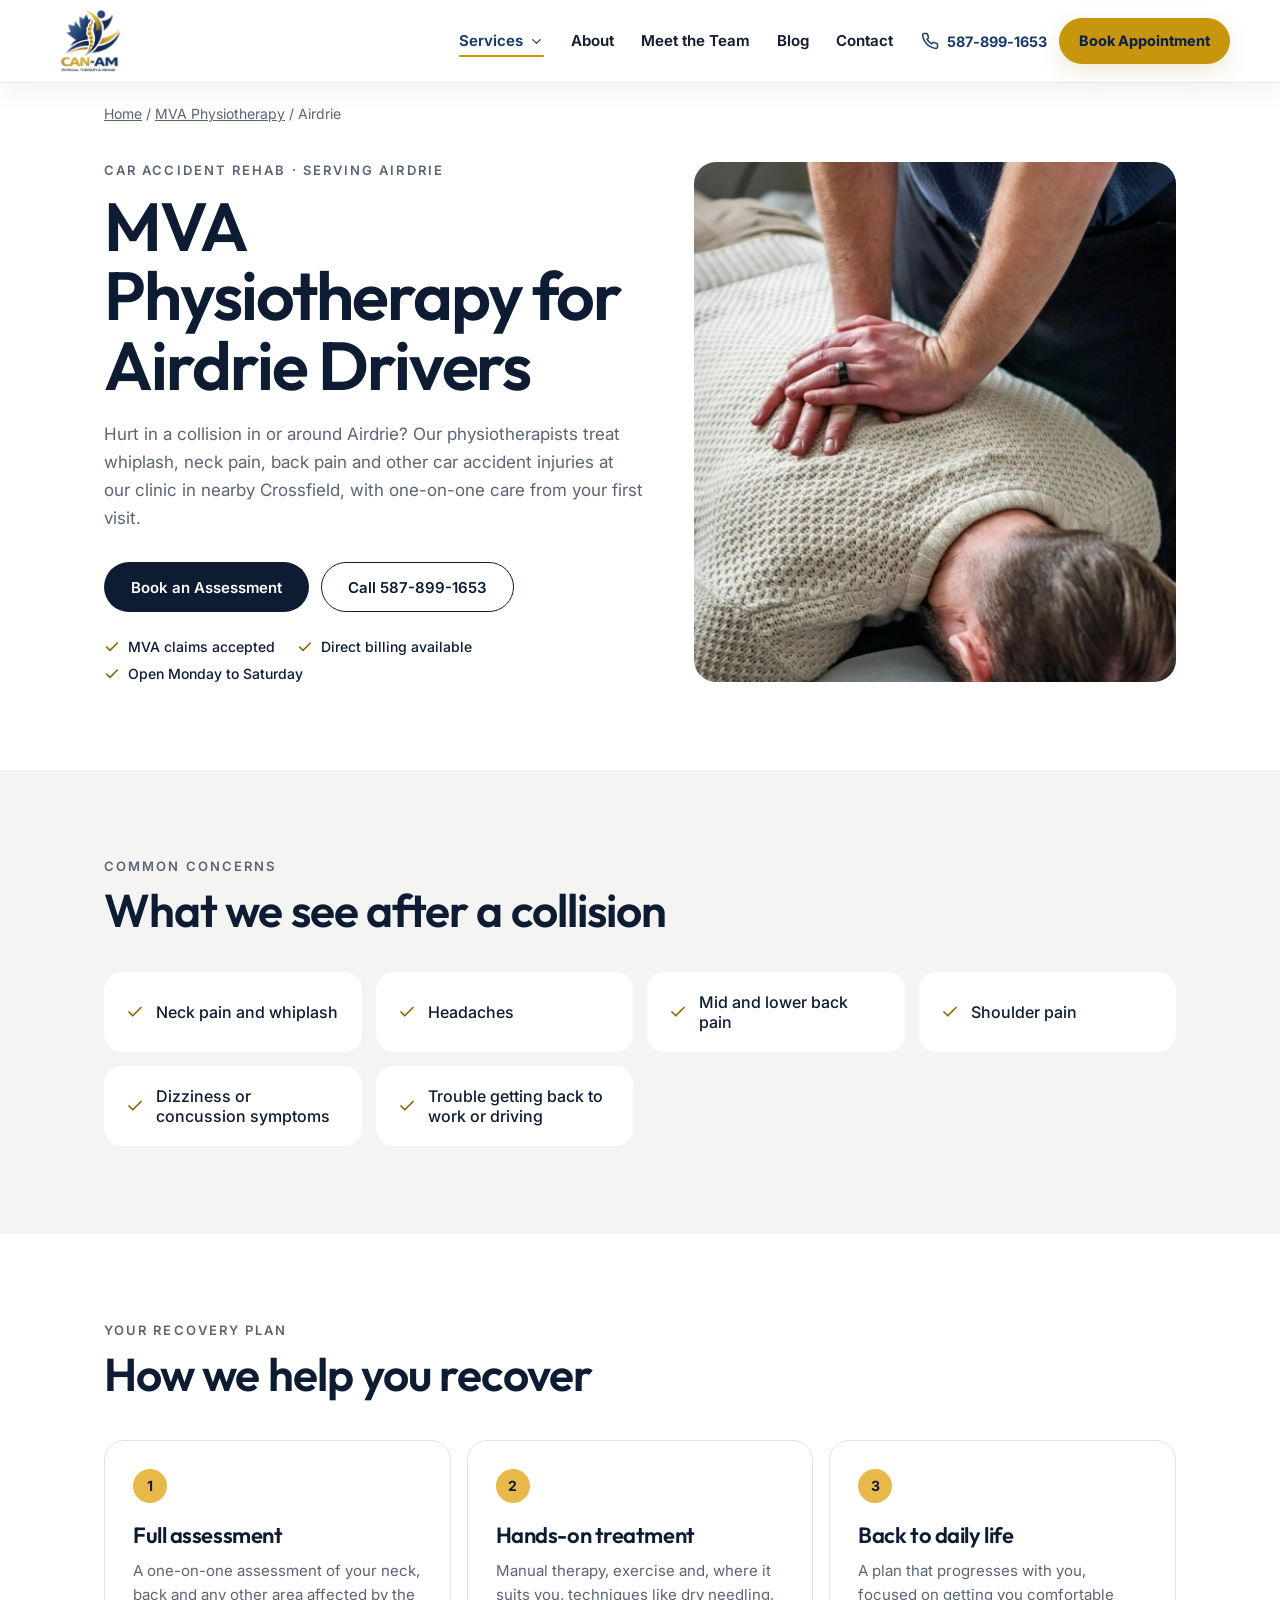
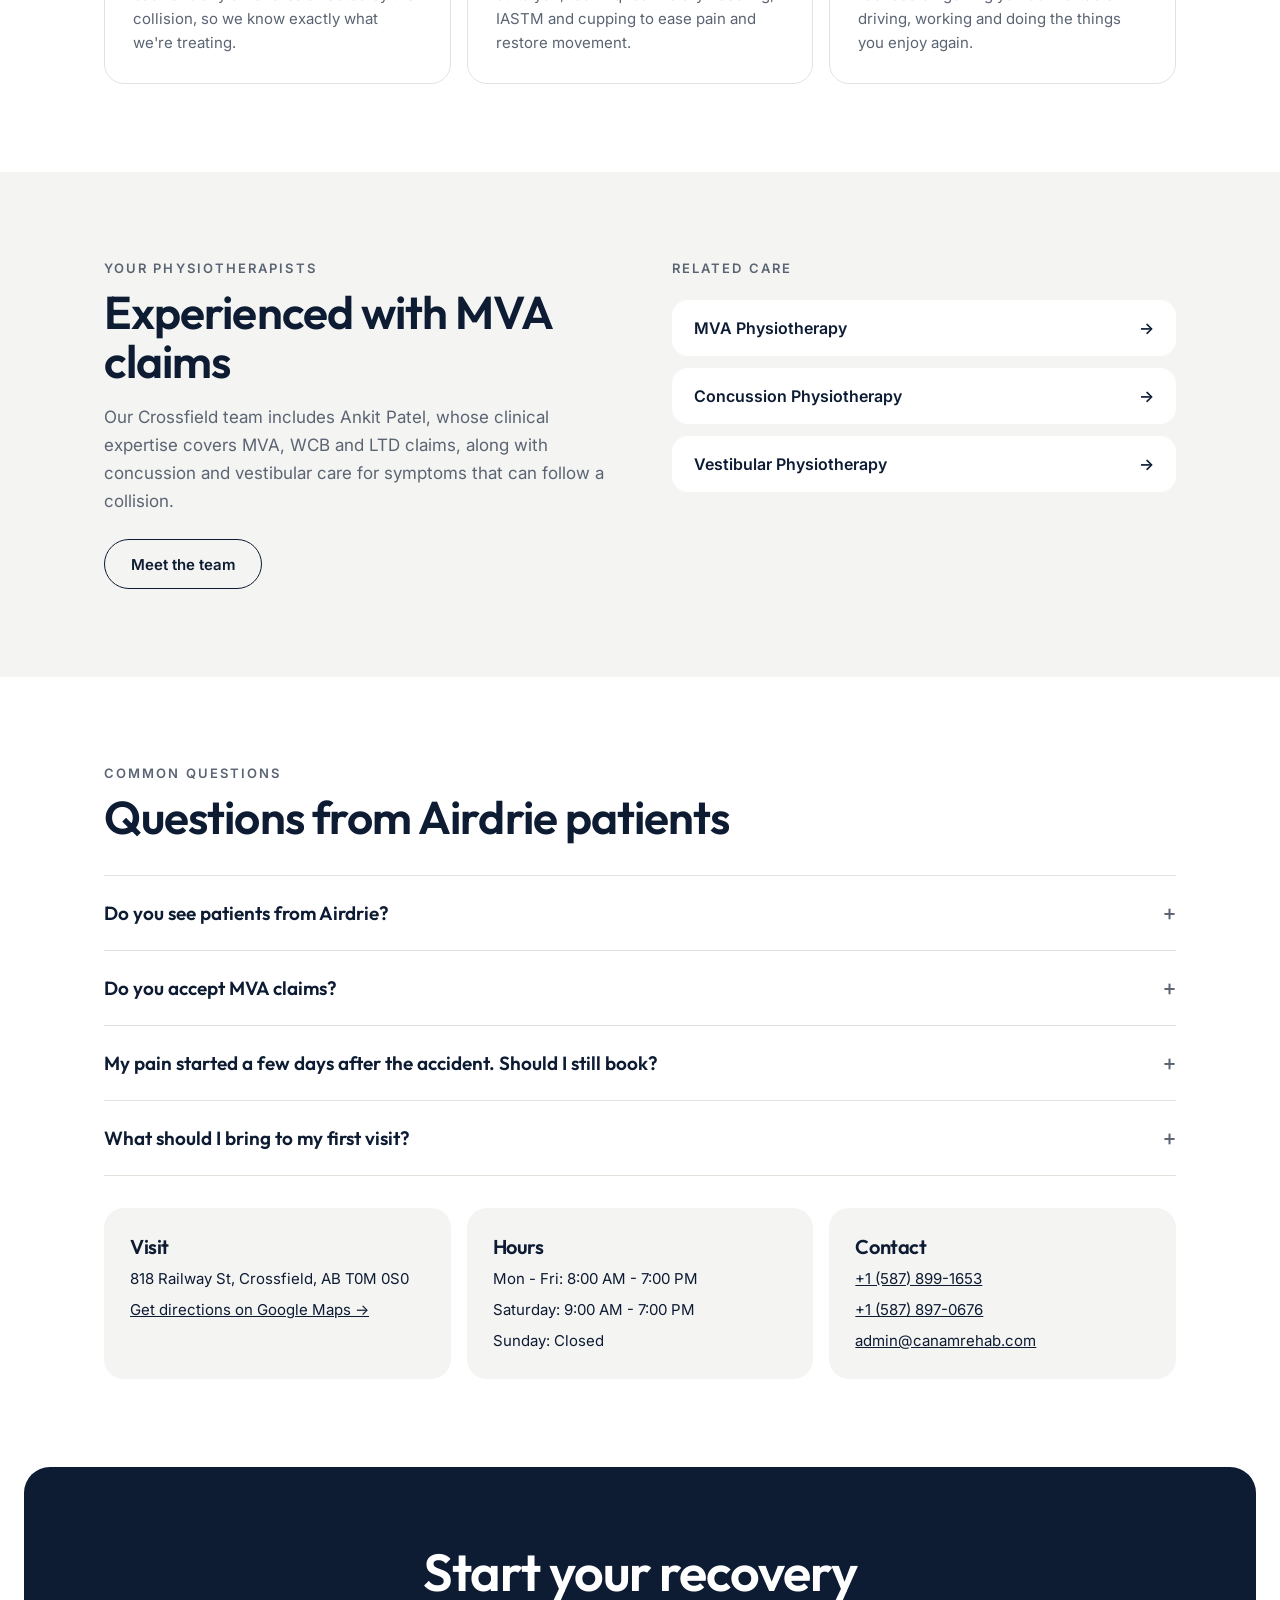
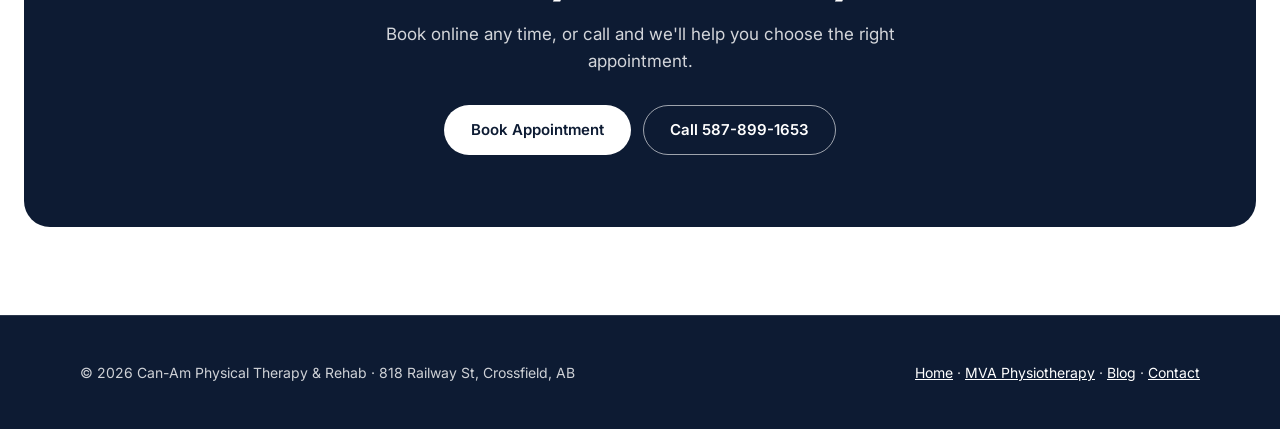
<file: mva-physiotherapy-airdrie.html>
<!DOCTYPE html>
<html lang="en-CA">

<head>
    <meta charset="UTF-8" />
    <!-- Google tag (gtag.js) -->
    <script async src="https://www.googletagmanager.com/gtag/js?id=G-MNQC6XSFZ4"></script>
    <script>
        window.dataLayer = window.dataLayer || [];
        function gtag() { dataLayer.push(arguments); }
        gtag('js', new Date());
        gtag('config', 'G-MNQC6XSFZ4');
    </script>
    <meta name="viewport" content="width=device-width, initial-scale=1.0" />
    <title>MVA Physiotherapy for Airdrie | Can-Am Physical Therapy</title>
    <meta name="description"
        content="Car accident physiotherapy for Airdrie drivers at our nearby Crossfield clinic. Whiplash, neck and back pain after a collision. MVA claims accepted." />
    <meta name="robots" content="index, follow, max-image-preview:large" />
    <link rel="canonical" href="https://www.canamrehab.com/mva-physiotherapy-airdrie.html" />

    <link rel="icon" href="/favicon.ico" sizes="any" />
    <link rel="icon" type="image/png" sizes="32x32" href="assets/images/favicon-32.png" />
    <link rel="apple-touch-icon" href="assets/images/apple-touch-icon.png" />

    <meta property="og:type" content="website" />
    <meta property="og:locale" content="en_CA" />
    <meta property="og:site_name" content="Can-Am Physical Therapy & Rehab" />
    <meta property="og:title" content="MVA Physiotherapy for Airdrie Drivers | Can-Am Physical Therapy" />
    <meta property="og:description"
        content="Whiplash, neck and back pain after a car accident. One-on-one MVA physiotherapy at our Crossfield clinic, close to Airdrie." />
    <meta property="og:url" content="https://www.canamrehab.com/mva-physiotherapy-airdrie.html" />
    <meta property="og:image" content="https://www.canamrehab.com/assets/images/home/about-hands-on.webp" />
    <meta name="twitter:card" content="summary_large_image" />

    <script type="application/ld+json">
    {
        "@context": "https://schema.org",
        "@graph": [
            {
                "@type": "MedicalClinic",
                "@id": "https://www.canamrehab.com/#clinic",
                "name": "Can-Am Physical Therapy & Rehab",
                "url": "https://www.canamrehab.com/",
                "telephone": "+1-587-899-1653",
                "email": "admin@canamrehab.com",
                "address": {
                    "@type": "PostalAddress",
                    "streetAddress": "818 Railway St",
                    "addressLocality": "Crossfield",
                    "addressRegion": "AB",
                    "postalCode": "T0M 0S0",
                    "addressCountry": "CA"
                },
                "hasMap": "https://maps.app.goo.gl/7uKZRmuKrnVUA9We9",
                "openingHoursSpecification": [
                    {
                        "@type": "OpeningHoursSpecification",
                        "dayOfWeek": ["Monday", "Tuesday", "Wednesday", "Thursday", "Friday"],
                        "opens": "08:00",
                        "closes": "19:00"
                    },
                    {
                        "@type": "OpeningHoursSpecification",
                        "dayOfWeek": ["Saturday"],
                        "opens": "09:00",
                        "closes": "19:00"
                    }
                ]
            },
            {
                "@type": "Service",
                "@id": "https://www.canamrehab.com/mva-physiotherapy-airdrie.html#service",
                "name": "MVA Physiotherapy for Airdrie",
                "serviceType": "Motor vehicle accident physiotherapy",
                "provider": { "@id": "https://www.canamrehab.com/#clinic" },
                "areaServed": { "@type": "City", "name": "Airdrie, Alberta" },
                "url": "https://www.canamrehab.com/mva-physiotherapy-airdrie.html"
            },
            {
                "@type": "WebPage",
                "@id": "https://www.canamrehab.com/mva-physiotherapy-airdrie.html#webpage",
                "url": "https://www.canamrehab.com/mva-physiotherapy-airdrie.html",
                "name": "MVA Physiotherapy for Airdrie Drivers",
                "about": { "@id": "https://www.canamrehab.com/mva-physiotherapy-airdrie.html#service" },
                "publisher": { "@id": "https://www.canamrehab.com/#clinic" },
                "inLanguage": "en-CA"
            },
            {
                "@type": "BreadcrumbList",
                "itemListElement": [
                    { "@type": "ListItem", "position": 1, "name": "Home", "item": "https://www.canamrehab.com/" },
                    { "@type": "ListItem", "position": 2, "name": "MVA Physiotherapy", "item": "https://www.canamrehab.com/mva-physiotherapy.html" },
                    { "@type": "ListItem", "position": 3, "name": "Airdrie", "item": "https://www.canamrehab.com/mva-physiotherapy-airdrie.html" }
                ]
            },
            {
                "@type": "FAQPage",
                "mainEntity": [
                    {
                        "@type": "Question",
                        "name": "Do you see patients from Airdrie?",
                        "acceptedAnswer": { "@type": "Answer", "text": "Yes. We welcome patients from Airdrie, Balzac and nearby communities at our clinic at 818 Railway St in Crossfield." }
                    },
                    {
                        "@type": "Question",
                        "name": "Do you accept MVA claims?",
                        "acceptedAnswer": { "@type": "Answer", "text": "Yes. MVA claims are accepted and direct billing is available. Call us if you have questions about your claim before you book." }
                    },
                    {
                        "@type": "Question",
                        "name": "My pain started a few days after the accident. Should I still book?",
                        "acceptedAnswer": { "@type": "Answer", "text": "Yes. Neck stiffness, headaches and back pain can take hours or days to show up after a collision. If something does not feel right, book an assessment." }
                    },
                    {
                        "@type": "Question",
                        "name": "What should I bring to my first visit?",
                        "acceptedAnswer": { "@type": "Answer", "text": "Bring photo ID, the date of the accident, and your claim and adjuster details if you have them. Wear comfortable clothing so we can assess the areas that hurt." }
                    }
                ]
            }
        ]
    }
    </script>

    <link rel="preconnect" href="https://fonts.googleapis.com">
    <link rel="preconnect" href="https://fonts.gstatic.com" crossorigin>
    <link href="https://fonts.googleapis.com/css2?family=Inter:wght@400;500;600;700&family=Outfit:wght@500;600&display=swap" rel="stylesheet">
    <link rel="stylesheet" href="assets/css/header.css">
    <script src="assets/js/header.js" defer></script>
    <script src="assets/js/lead-tracking.js" defer></script>

    <style>
        :root { --ink: #0D1B33; --navy: #1B3A6B; --gold: #E8B84B; --gold-soft: #F2CF7A; --muted: #5B6472; --line: #E3E3DE; --grey: #F4F4F2; }
        *, *::before, *::after { box-sizing: border-box; }
        html { scroll-behavior: smooth; }
        body { margin: 0; background: #fff; color: var(--ink); font-family: Inter, system-ui, -apple-system, "Segoe UI", sans-serif; -webkit-font-smoothing: antialiased; }
        img { max-width: 100%; display: block; }
        h1, h2, h3 { font-family: Outfit, Inter, sans-serif; margin: 0; font-weight: 600; letter-spacing: -.02em; }
        p { margin: 0; }
        ul { margin: 0; padding: 0; list-style: none; }
        a { color: var(--navy); }
        a:hover { color: var(--ink); }
        :focus-visible { outline: 3px solid var(--gold); outline-offset: 3px; }
        .skip { position: absolute; left: 16px; top: -60px; z-index: 1000; padding: 10px 16px; border-radius: 999px; background: #fff; color: var(--ink); font-weight: 600; }
        .skip:focus { top: 16px; }
        .wrap { max-width: 1120px; margin: 0 auto; padding: 0 24px; }
        .section { padding: 88px 0; }
        .grey { background: var(--grey); }
        .eyebrow { font-size: 13px; font-weight: 600; letter-spacing: .16em; text-transform: uppercase; color: var(--muted); }
        .h2 { margin-top: 12px; font-size: clamp(30px, 4vw, 46px); line-height: 1.08; }
        .lead { font-size: 17px; line-height: 1.65; color: var(--muted); }
        .btn { display: inline-flex; align-items: center; justify-content: center; gap: 10px; min-height: 50px; padding: 0 26px; border-radius: 999px; font-size: 15px; font-weight: 600; text-decoration: none; border: 1px solid transparent; transition: transform .2s ease, background-color .2s ease, color .2s ease; }
        .btn:hover { transform: translateY(-2px); }
        .btn-dark { background: var(--ink); color: #fff; }
        .btn-dark:hover { background: var(--navy); color: #fff; }
        .btn-outline { border-color: var(--ink); color: var(--ink); }
        .btn-outline:hover { background: var(--ink); color: #fff; }
        .btn-light { background: #fff; color: var(--ink); }
        .btn-light:hover { background: var(--gold-soft); color: var(--ink); }

        .crumbs { padding: 22px 0 0; font-size: 14px; color: var(--muted); }
        .crumbs a { color: var(--muted); }
        .hero { padding: 40px 0 88px; }
        .hero-grid { display: flex; flex-wrap: wrap; align-items: center; gap: 48px; }
        .hero-copy { flex: 1 1 440px; }
        .hero h1 { margin-top: 14px; font-size: clamp(40px, 5.6vw, 68px); line-height: 1.02; letter-spacing: -.03em; }
        .hero .lead { margin-top: 20px; max-width: 540px; }
        .ctas { display: flex; flex-wrap: wrap; gap: 12px; margin-top: 30px; }
        .ticks { display: flex; flex-wrap: wrap; gap: 10px 22px; margin-top: 26px; font-size: 14px; font-weight: 500; }
        .ticks li { display: inline-flex; align-items: center; gap: 8px; }
        .hero-photo { flex: 1 1 380px; min-width: 0; }
        .hero-photo img { width: 100%; height: 520px; object-fit: cover; border-radius: 22px; }

        .concerns { margin-top: 36px; display: grid; grid-template-columns: repeat(auto-fill, minmax(240px, 1fr)); gap: 14px; }
        .concerns li { display: flex; align-items: center; gap: 12px; padding: 20px 22px; border-radius: 18px; background: #fff; font-weight: 500; }
        .concerns svg { flex: 0 0 auto; }

        .steps { margin-top: 40px; display: grid; grid-template-columns: repeat(auto-fit, minmax(260px, 1fr)); gap: 16px; }
        .step { padding: 28px; border: 1px solid var(--line); border-radius: 20px; }
        .step .num { display: inline-flex; align-items: center; justify-content: center; width: 34px; height: 34px; border-radius: 50%; background: var(--gold); font-weight: 700; font-size: 14px; }
        .step h3 { margin-top: 18px; font-size: 22px; }
        .step p { margin-top: 10px; font-size: 15px; line-height: 1.6; color: var(--muted); }

        .split { display: flex; flex-wrap: wrap; gap: 32px 64px; }
        .split > * { flex: 1 1 380px; min-width: 0; }
        .related { display: flex; flex-direction: column; gap: 12px; margin-top: 24px; }
        .related a { display: flex; justify-content: space-between; align-items: center; gap: 16px; padding: 18px 22px; border-radius: 16px; background: #fff; color: var(--ink); text-decoration: none; font-weight: 600; transition: background-color .2s ease; }
        .related a:hover { background: var(--gold-soft); }

        .faq { margin-top: 32px; border-top: 1px solid var(--line); }
        .faq details { border-bottom: 1px solid var(--line); }
        .faq summary { display: flex; justify-content: space-between; align-items: center; gap: 16px; padding: 22px 0; cursor: pointer; list-style: none; font-family: Outfit, Inter, sans-serif; font-size: 19px; font-weight: 600; }
        .faq summary::-webkit-details-marker { display: none; }
        .faq summary::after { content: "+"; font-size: 24px; font-weight: 400; color: var(--muted); }
        .faq details[open] summary::after { content: "–"; }
        .faq details p { padding: 0 0 22px; max-width: 720px; font-size: 16px; line-height: 1.65; color: var(--muted); }

        .visit { display: flex; flex-wrap: wrap; gap: 16px; margin-top: 32px; }
        .visit > div { flex: 1 1 240px; padding: 26px; border-radius: 20px; background: var(--grey); }
        .visit h3 { font-size: 20px; }
        .visit p, .visit a { display: block; margin-top: 8px; font-size: 15px; line-height: 1.55; color: var(--ink); }

        .cta { margin: 0 24px 88px; padding: clamp(40px, 6vw, 72px) 24px; border-radius: 26px; background: var(--ink); color: #fff; text-align: center; }
        .cta h2 { font-size: clamp(32px, 4.4vw, 52px); }
        .cta p { margin: 16px auto 0; max-width: 520px; font-size: 17px; line-height: 1.6; color: rgba(255,255,255,.82); }
        .cta .ctas { justify-content: center; }
        .cta .btn-outline { border-color: rgba(255,255,255,.6); color: #fff; }
        .cta .btn-outline:hover { background: rgba(255,255,255,.12); }

        .footer { background: var(--ink); color: rgba(255,255,255,.8); padding: 48px 24px; border-top: 1px solid rgba(255,255,255,.12); }
        .footer .wrap { display: flex; flex-wrap: wrap; justify-content: space-between; gap: 16px; font-size: 14px; padding: 0; }
        .footer a { color: #fff; }

        @media (max-width: 760px) {
            .section { padding: 64px 0; }
            .hero-photo img { height: 360px; }
            .cta { margin: 0 16px 64px; }
        }
        @media (prefers-reduced-motion: reduce) { html { scroll-behavior: auto; } .btn { transition: none; } }
    </style>
</head>

<body>
    <a class="skip" href="#main">Skip to content</a>

    <header class="cam-site-header" id="canam-site-header">
        <div class="cam-header-shell">
            <a class="cam-brand" href="index.html" aria-label="Can-Am Physical Therapy home">
                <img src="assets/images/logo-short.webp" alt="Can-Am Physical Therapy &amp; Rehab" width="168" height="140">
            </a>

            <nav class="cam-desktop-nav" aria-label="Primary navigation">
                <details class="cam-dropdown is-current">
                    <summary class="cam-dropdown-summary">
                        Services
                        <svg class="cam-dropdown-chevron" viewBox="0 0 24 24" fill="none" stroke="currentColor" stroke-width="2" stroke-linecap="round" stroke-linejoin="round" aria-hidden="true"><path d="m6 9 6 6 6-6"/></svg>
                    </summary>

                    <div class="cam-dropdown-menu">
                        <a class="cam-dropdown-link" href="index.html#treatments">
                            <strong>All Services</strong>
                            <span>View physiotherapy and rehabilitation services.</span>
                        </a>

                        <div class="cam-dropdown-divider"></div>

                        <a class="cam-dropdown-link" href="concussion-physiotherapy.html">
                            <strong>Concussion Physiotherapy</strong>
                            <span>Assessment and rehab after a concussion.</span>
                        </a>
                        <a class="cam-dropdown-link" href="vestibular-physiotherapy.html">
                            <strong>Vestibular Physiotherapy</strong>
                            <span>Care for dizziness, vertigo and balance problems.</span>
                        </a>
                        <a class="cam-dropdown-link" href="pelvic-floor-physiotherapy.html">
                            <strong>Pelvic Floor Physiotherapy</strong>
                            <span>Pelvic health care for women and men.</span>
                        </a>
                        <a class="cam-dropdown-link" href="mva-physiotherapy.html">
                            <strong>MVA Physiotherapy</strong>
                            <span>Rehabilitation after a motor vehicle accident.</span>
                        </a>
                        <a class="cam-dropdown-link" href="mva-physiotherapy-airdrie.html" aria-current="page">
                            <strong>MVA Physiotherapy for Airdrie</strong>
                            <span>Car accident rehab for Airdrie drivers.</span>
                        </a>
                        <a class="cam-dropdown-link" href="physiotherapy-carstairs.html">
                            <strong>Physiotherapy near Carstairs</strong>
                            <span>Our Crossfield clinic, minutes from Carstairs.</span>
                        </a>
                    </div>
                </details>

                <a class="cam-nav-link" href="index.html#about">About</a>
                <a class="cam-nav-link" href="index.html#team">Meet the Team</a>
                <a class="cam-nav-link" href="blog/">Blog</a>
                <a class="cam-nav-link" href="index.html#contact">Contact</a>
            </nav>

            <div class="cam-header-actions">
                <a class="cam-phone-link" href="tel:+15878991653" aria-label="Call Can-Am at 587-899-1653">
                    <svg viewBox="0 0 24 24" fill="none" stroke="currentColor" stroke-width="2" aria-hidden="true"><path d="M22 16.92v3a2 2 0 0 1-2.18 2 19.79 19.79 0 0 1-8.63-3.07 19.5 19.5 0 0 1-6-6A19.79 19.79 0 0 1 2.12 4.18 2 2 0 0 1 4.11 2h3a2 2 0 0 1 2 1.72c.13.96.36 1.9.69 2.8a2 2 0 0 1-.45 2.11L8.09 9.91a16 16 0 0 0 6 6l1.27-1.27a2 2 0 0 1 2.11-.45c.9.33 1.84.56 2.8.69A2 2 0 0 1 22 16.92Z"/></svg>
                    587&#8209;899&#8209;1653
                </a>

                <a class="cam-book-button" href="https://canamrehab.janeapp.com/" target="_blank" rel="noopener">Book Appointment</a>

                <button class="cam-menu-button" id="mobile-menu-button" type="button" aria-expanded="false" aria-controls="mobile-menu" aria-label="Open navigation menu">
                    <svg viewBox="0 0 24 24" fill="none" stroke="currentColor" stroke-width="2" stroke-linecap="round" aria-hidden="true"><path d="M4 7h16M4 12h16M4 17h16"/></svg>
                </button>
            </div>
        </div>

        <nav class="cam-mobile-nav hidden" id="mobile-menu" aria-label="Mobile navigation">
            <div class="cam-mobile-nav-inner">
                <details class="cam-mobile-dropdown" open>
                    <summary>
                        <span>Services</span>
                        <svg viewBox="0 0 24 24" fill="none" stroke="currentColor" stroke-width="2" stroke-linecap="round" stroke-linejoin="round" aria-hidden="true"><path d="m6 9 6 6 6-6"/></svg>
                    </summary>

                    <div class="cam-mobile-dropdown-links">
                        <a class="cam-mobile-dropdown-link" href="index.html#treatments">All Services</a>
                        <a class="cam-mobile-dropdown-link" href="concussion-physiotherapy.html">Concussion Physiotherapy</a>
                        <a class="cam-mobile-dropdown-link" href="vestibular-physiotherapy.html">Vestibular Physiotherapy</a>
                        <a class="cam-mobile-dropdown-link" href="pelvic-floor-physiotherapy.html">Pelvic Floor Physiotherapy</a>
                        <a class="cam-mobile-dropdown-link" href="mva-physiotherapy.html">MVA Physiotherapy</a>
                        <a class="cam-mobile-dropdown-link" href="mva-physiotherapy-airdrie.html" aria-current="page">MVA Physiotherapy for Airdrie</a>
                        <a class="cam-mobile-dropdown-link" href="physiotherapy-carstairs.html">Physiotherapy near Carstairs</a>
                    </div>
                </details>

                <a class="cam-nav-link" href="index.html#about">About</a>
                <a class="cam-nav-link" href="index.html#team">Meet the Team</a>
                <a class="cam-nav-link" href="blog/">Blog</a>
                <a class="cam-nav-link" href="index.html#contact">Contact</a>

                <div class="cam-mobile-actions">
                    <a class="cam-mobile-call" href="tel:+15878991653">Call&nbsp;587&#8209;899&#8209;1653</a>
                    <a class="cam-book-button" href="https://canamrehab.janeapp.com/" target="_blank" rel="noopener">Book Appointment</a>
                </div>
            </div>
        </nav>
    </header>

    <main id="main">
        <div class="wrap">
            <nav class="crumbs" aria-label="Breadcrumb">
                <a href="index.html">Home</a> / <a href="mva-physiotherapy.html">MVA Physiotherapy</a> / <span aria-current="page">Airdrie</span>
            </nav>
        </div>

        <!-- Hero -->
        <section class="hero">
            <div class="wrap hero-grid">
                <div class="hero-copy">
                    <p class="eyebrow">Car accident rehab · Serving Airdrie</p>
                    <h1>MVA Physiotherapy for Airdrie Drivers</h1>
                    <p class="lead">Hurt in a collision in or around Airdrie? Our physiotherapists treat whiplash, neck pain, back pain and other car accident injuries at our clinic in nearby Crossfield, with one-on-one care from your first visit.</p>
                    <div class="ctas">
                        <a class="btn btn-dark" href="https://canamrehab.janeapp.com/" target="_blank" rel="noopener">Book an Assessment</a>
                        <a class="btn btn-outline" href="tel:+15878991653">Call 587-899-1653</a>
                    </div>
                    <ul class="ticks">
                        <li><svg width="16" height="16" viewBox="0 0 24 24" fill="none" stroke="#8A6400" stroke-width="2.4" stroke-linecap="round" stroke-linejoin="round" aria-hidden="true"><path d="M20 6L9 17l-5-5"></path></svg>MVA claims accepted</li>
                        <li><svg width="16" height="16" viewBox="0 0 24 24" fill="none" stroke="#8A6400" stroke-width="2.4" stroke-linecap="round" stroke-linejoin="round" aria-hidden="true"><path d="M20 6L9 17l-5-5"></path></svg>Direct billing available</li>
                        <li><svg width="16" height="16" viewBox="0 0 24 24" fill="none" stroke="#8A6400" stroke-width="2.4" stroke-linecap="round" stroke-linejoin="round" aria-hidden="true"><path d="M20 6L9 17l-5-5"></path></svg>Open Monday to Saturday</li>
                    </ul>
                </div>
                <div class="hero-photo">
                    <img src="assets/images/home/about-hands-on.webp" width="1000" height="1300" fetchpriority="high"
                        alt="Physiotherapist applying hands-on treatment to a patient's upper back">
                </div>
            </div>
        </section>

        <!-- Common injuries -->
        <section class="section grey" aria-labelledby="concerns-title">
            <div class="wrap">
                <p class="eyebrow">Common concerns</p>
                <h2 id="concerns-title" class="h2">What we see after a collision</h2>
                <ul class="concerns">
                    <li><svg width="18" height="18" viewBox="0 0 24 24" fill="none" stroke="#8A6400" stroke-width="2.2" stroke-linecap="round" stroke-linejoin="round" aria-hidden="true"><path d="M20 6L9 17l-5-5"></path></svg>Neck pain and whiplash</li>
                    <li><svg width="18" height="18" viewBox="0 0 24 24" fill="none" stroke="#8A6400" stroke-width="2.2" stroke-linecap="round" stroke-linejoin="round" aria-hidden="true"><path d="M20 6L9 17l-5-5"></path></svg>Headaches</li>
                    <li><svg width="18" height="18" viewBox="0 0 24 24" fill="none" stroke="#8A6400" stroke-width="2.2" stroke-linecap="round" stroke-linejoin="round" aria-hidden="true"><path d="M20 6L9 17l-5-5"></path></svg>Mid and lower back pain</li>
                    <li><svg width="18" height="18" viewBox="0 0 24 24" fill="none" stroke="#8A6400" stroke-width="2.2" stroke-linecap="round" stroke-linejoin="round" aria-hidden="true"><path d="M20 6L9 17l-5-5"></path></svg>Shoulder pain</li>
                    <li><svg width="18" height="18" viewBox="0 0 24 24" fill="none" stroke="#8A6400" stroke-width="2.2" stroke-linecap="round" stroke-linejoin="round" aria-hidden="true"><path d="M20 6L9 17l-5-5"></path></svg>Dizziness or concussion symptoms</li>
                    <li><svg width="18" height="18" viewBox="0 0 24 24" fill="none" stroke="#8A6400" stroke-width="2.2" stroke-linecap="round" stroke-linejoin="round" aria-hidden="true"><path d="M20 6L9 17l-5-5"></path></svg>Trouble getting back to work or driving</li>
                </ul>
            </div>
        </section>

        <!-- How we help -->
        <section class="section" aria-labelledby="plan-title">
            <div class="wrap">
                <p class="eyebrow">Your recovery plan</p>
                <h2 id="plan-title" class="h2">How we help you recover</h2>
                <div class="steps">
                    <div class="step">
                        <span class="num">1</span>
                        <h3>Full assessment</h3>
                        <p>A one-on-one assessment of your neck, back and any other area affected by the collision, so we know exactly what we're treating.</p>
                    </div>
                    <div class="step">
                        <span class="num">2</span>
                        <h3>Hands-on treatment</h3>
                        <p>Manual therapy, exercise and, where it suits you, techniques like dry needling, IASTM and cupping to ease pain and restore movement.</p>
                    </div>
                    <div class="step">
                        <span class="num">3</span>
                        <h3>Back to daily life</h3>
                        <p>A plan that progresses with you, focused on getting you comfortable driving, working and doing the things you enjoy again.</p>
                    </div>
                </div>
            </div>
        </section>

        <!-- Related + team -->
        <section class="section grey" aria-labelledby="related-title">
            <div class="wrap split">
                <div>
                    <p class="eyebrow">Your physiotherapists</p>
                    <h2 id="related-title" class="h2">Experienced with MVA claims</h2>
                    <p class="lead" style="margin-top: 16px">Our Crossfield team includes Ankit Patel, whose clinical expertise covers MVA, WCB and LTD claims, along with concussion and vestibular care for symptoms that can follow a collision.</p>
                    <a class="btn btn-outline" href="index.html#team" style="margin-top: 24px">Meet the team</a>
                </div>
                <div>
                    <p class="eyebrow">Related care</p>
                    <div class="related">
                        <a href="mva-physiotherapy.html">MVA Physiotherapy <span aria-hidden="true">→</span></a>
                        <a href="concussion-physiotherapy.html">Concussion Physiotherapy <span aria-hidden="true">→</span></a>
                        <a href="vestibular-physiotherapy.html">Vestibular Physiotherapy <span aria-hidden="true">→</span></a>
                    </div>
                </div>
            </div>
        </section>

        <!-- FAQ -->
        <section class="section" aria-labelledby="faq-title">
            <div class="wrap">
                <p class="eyebrow">Common questions</p>
                <h2 id="faq-title" class="h2">Questions from Airdrie patients</h2>
                <div class="faq">
                    <details>
                        <summary>Do you see patients from Airdrie?</summary>
                        <p>Yes. We welcome patients from Airdrie, Balzac and nearby communities at our clinic at 818 Railway St in Crossfield.</p>
                    </details>
                    <details>
                        <summary>Do you accept MVA claims?</summary>
                        <p>Yes. MVA claims are accepted and direct billing is available. Call us if you have questions about your claim before you book.</p>
                    </details>
                    <details>
                        <summary>My pain started a few days after the accident. Should I still book?</summary>
                        <p>Yes. Neck stiffness, headaches and back pain can take hours or days to show up after a collision. If something does not feel right, book an assessment.</p>
                    </details>
                    <details>
                        <summary>What should I bring to my first visit?</summary>
                        <p>Bring photo ID, the date of the accident, and your claim and adjuster details if you have them. Wear comfortable clothing so we can assess the areas that hurt.</p>
                    </details>
                </div>

                <div class="visit">
                    <div>
                        <h3>Visit</h3>
                        <p>818 Railway St, Crossfield, AB T0M 0S0</p>
                        <a href="https://maps.app.goo.gl/7uKZRmuKrnVUA9We9" target="_blank" rel="noopener">Get directions on Google Maps →</a>
                    </div>
                    <div>
                        <h3>Hours</h3>
                        <p>Mon - Fri: 8:00 AM - 7:00 PM</p>
                        <p>Saturday: 9:00 AM - 7:00 PM</p>
                        <p>Sunday: Closed</p>
                    </div>
                    <div>
                        <h3>Contact</h3>
                        <a href="tel:+15878991653">+1 (587) 899-1653</a>
                        <a href="tel:+15878970676">+1 (587) 897-0676</a>
                        <a href="mailto:admin@canamrehab.com">admin@canamrehab.com</a>
                    </div>
                </div>
            </div>
        </section>

        <section class="cta" aria-labelledby="cta-title">
            <h2 id="cta-title">Start your recovery</h2>
            <p>Book online any time, or call and we'll help you choose the right appointment.</p>
            <div class="ctas">
                <a class="btn btn-light" href="https://canamrehab.janeapp.com/" target="_blank" rel="noopener">Book Appointment</a>
                <a class="btn btn-outline" href="tel:+15878991653">Call 587-899-1653</a>
            </div>
        </section>
    </main>

    <footer class="footer">
        <div class="wrap">
            <span>© 2026 Can-Am Physical Therapy &amp; Rehab · 818 Railway St, Crossfield, AB</span>
            <span><a href="index.html">Home</a> · <a href="mva-physiotherapy.html">MVA Physiotherapy</a> · <a href="blog/">Blog</a> · <a href="index.html#contact">Contact</a></span>
        </div>
    </footer>
</body>

</html>
</file>
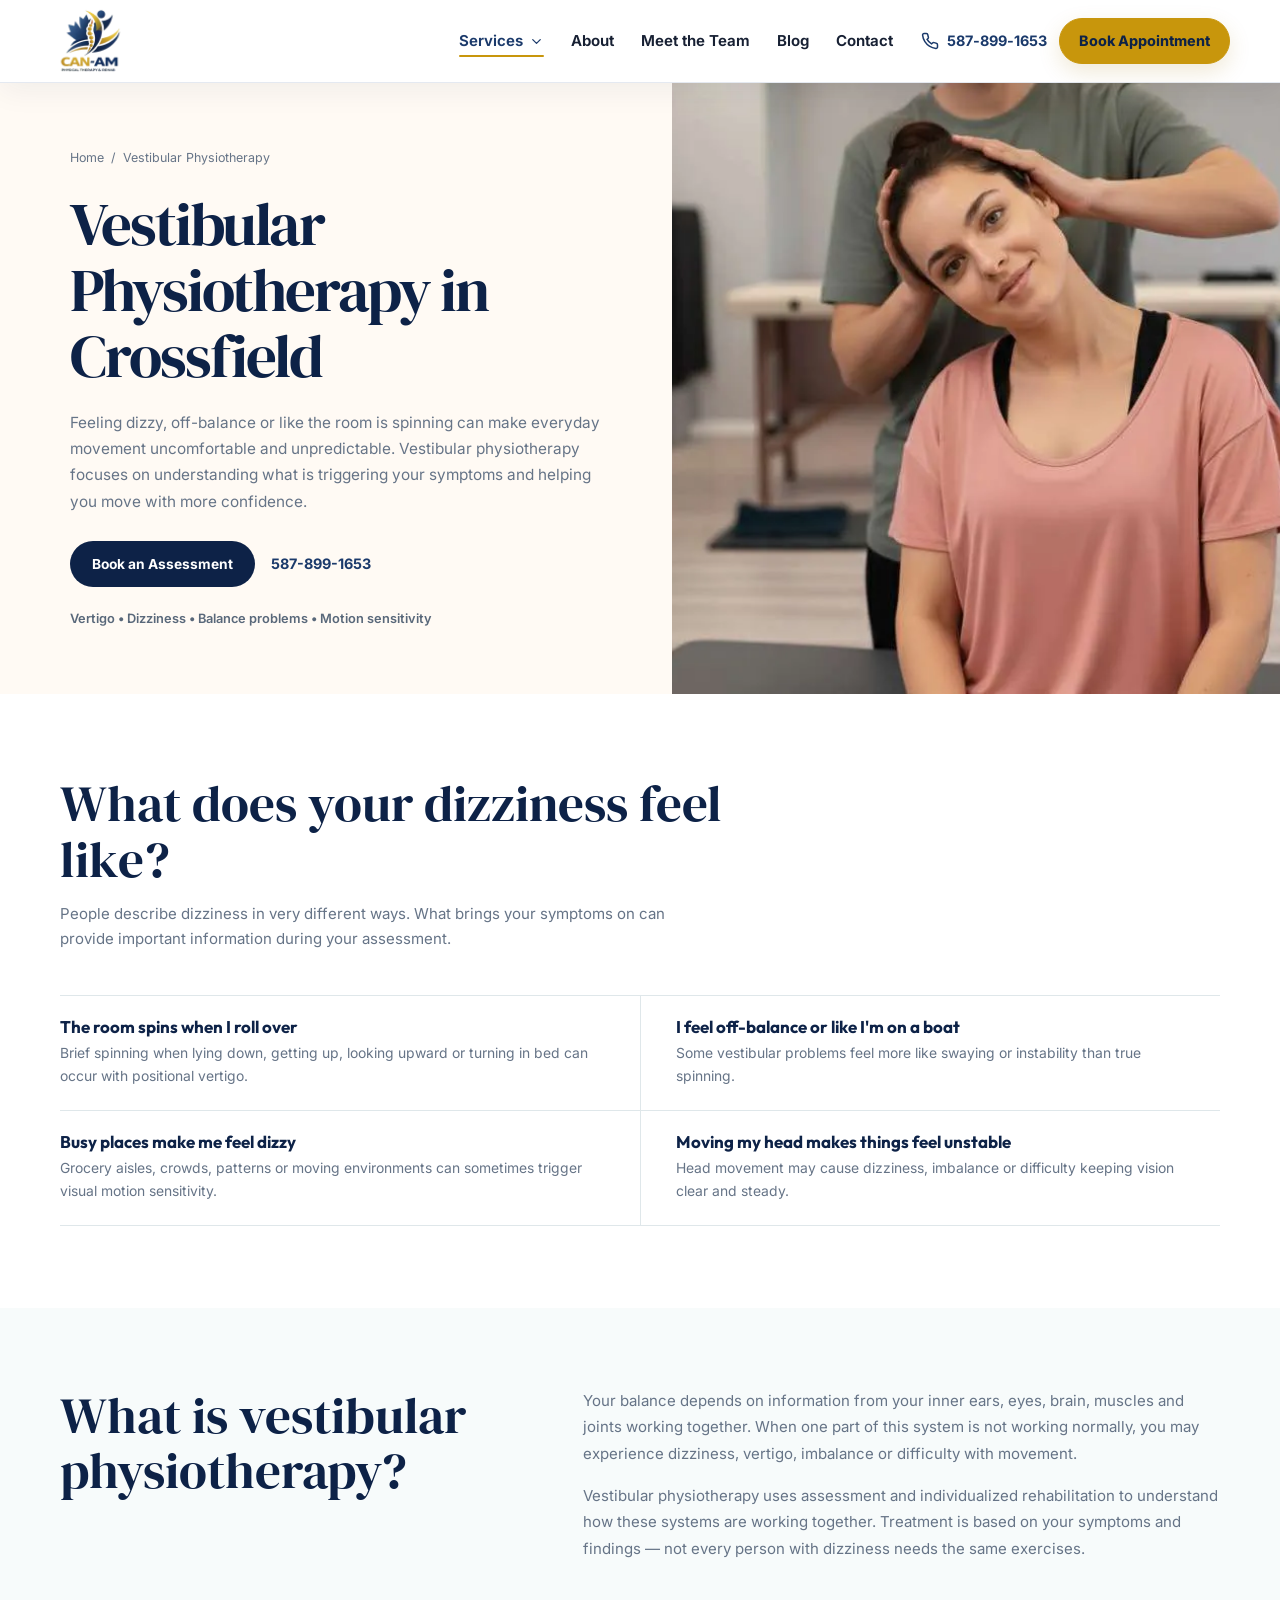
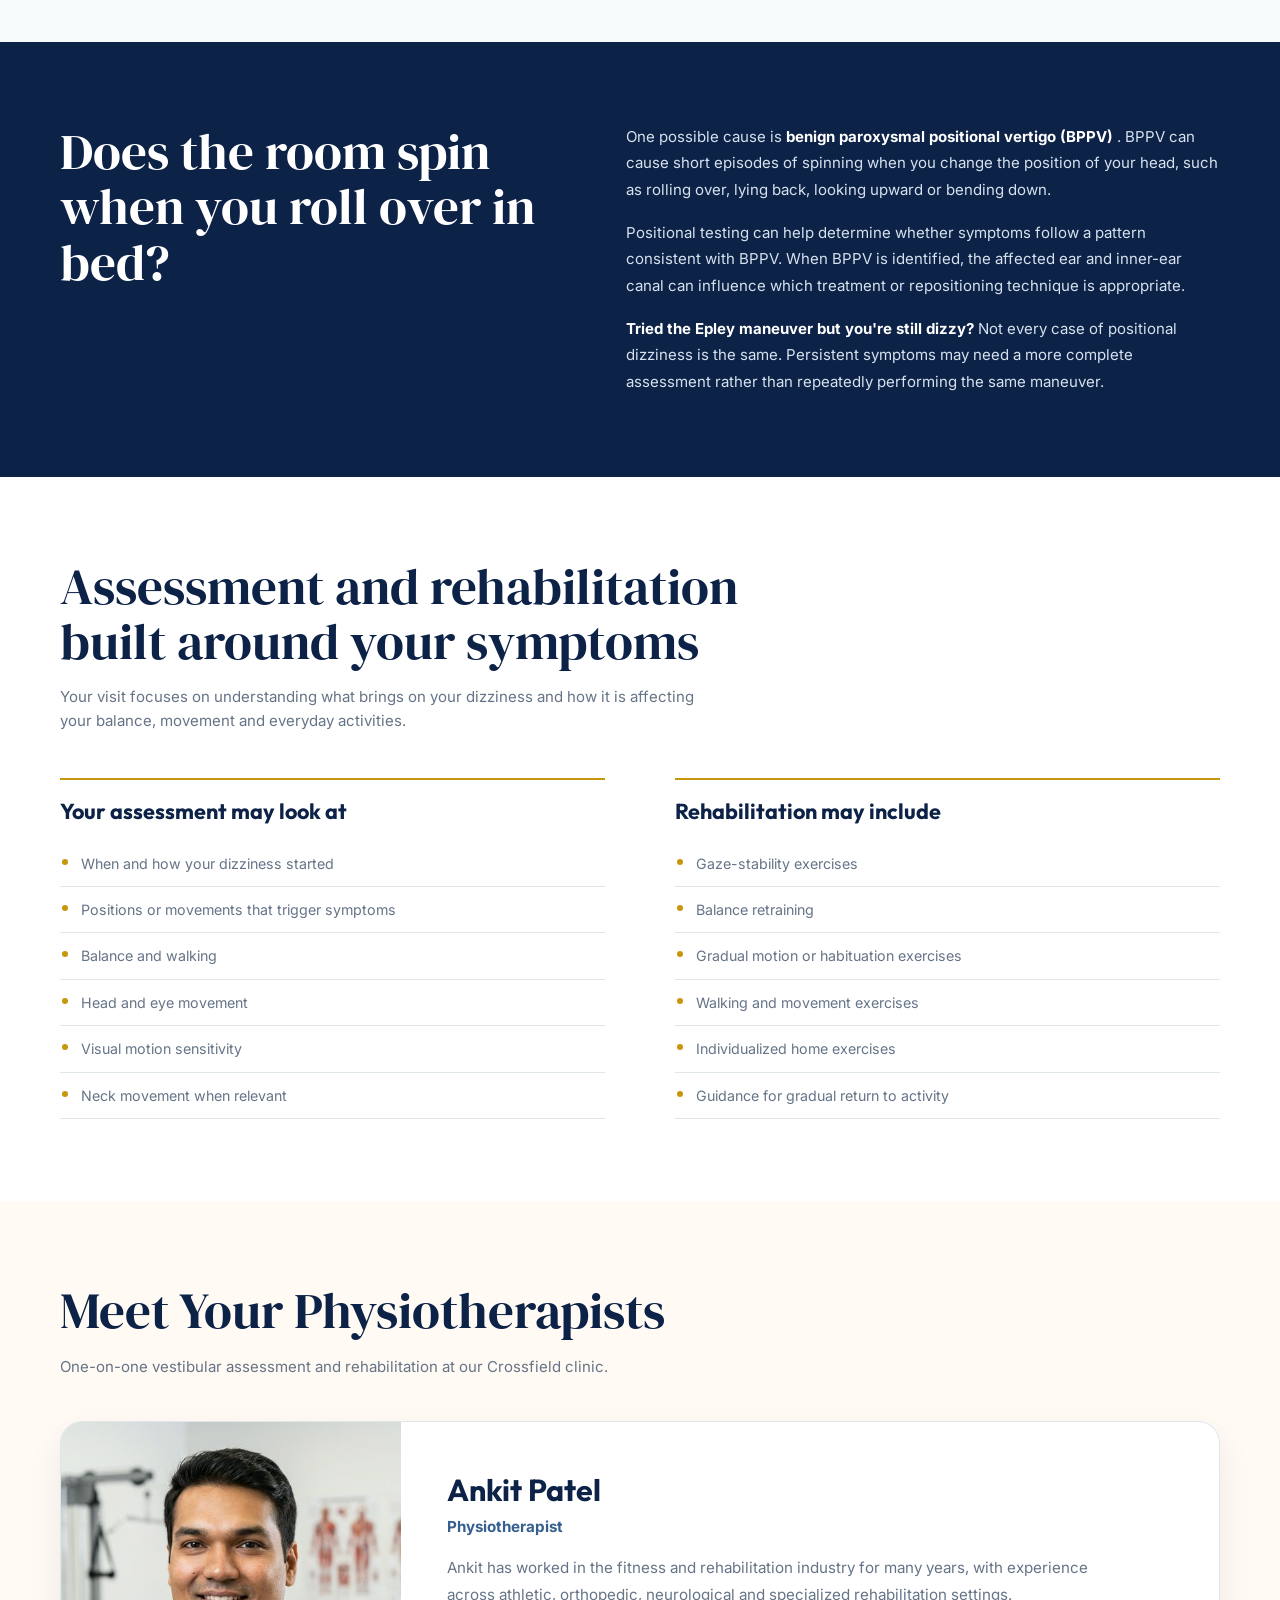
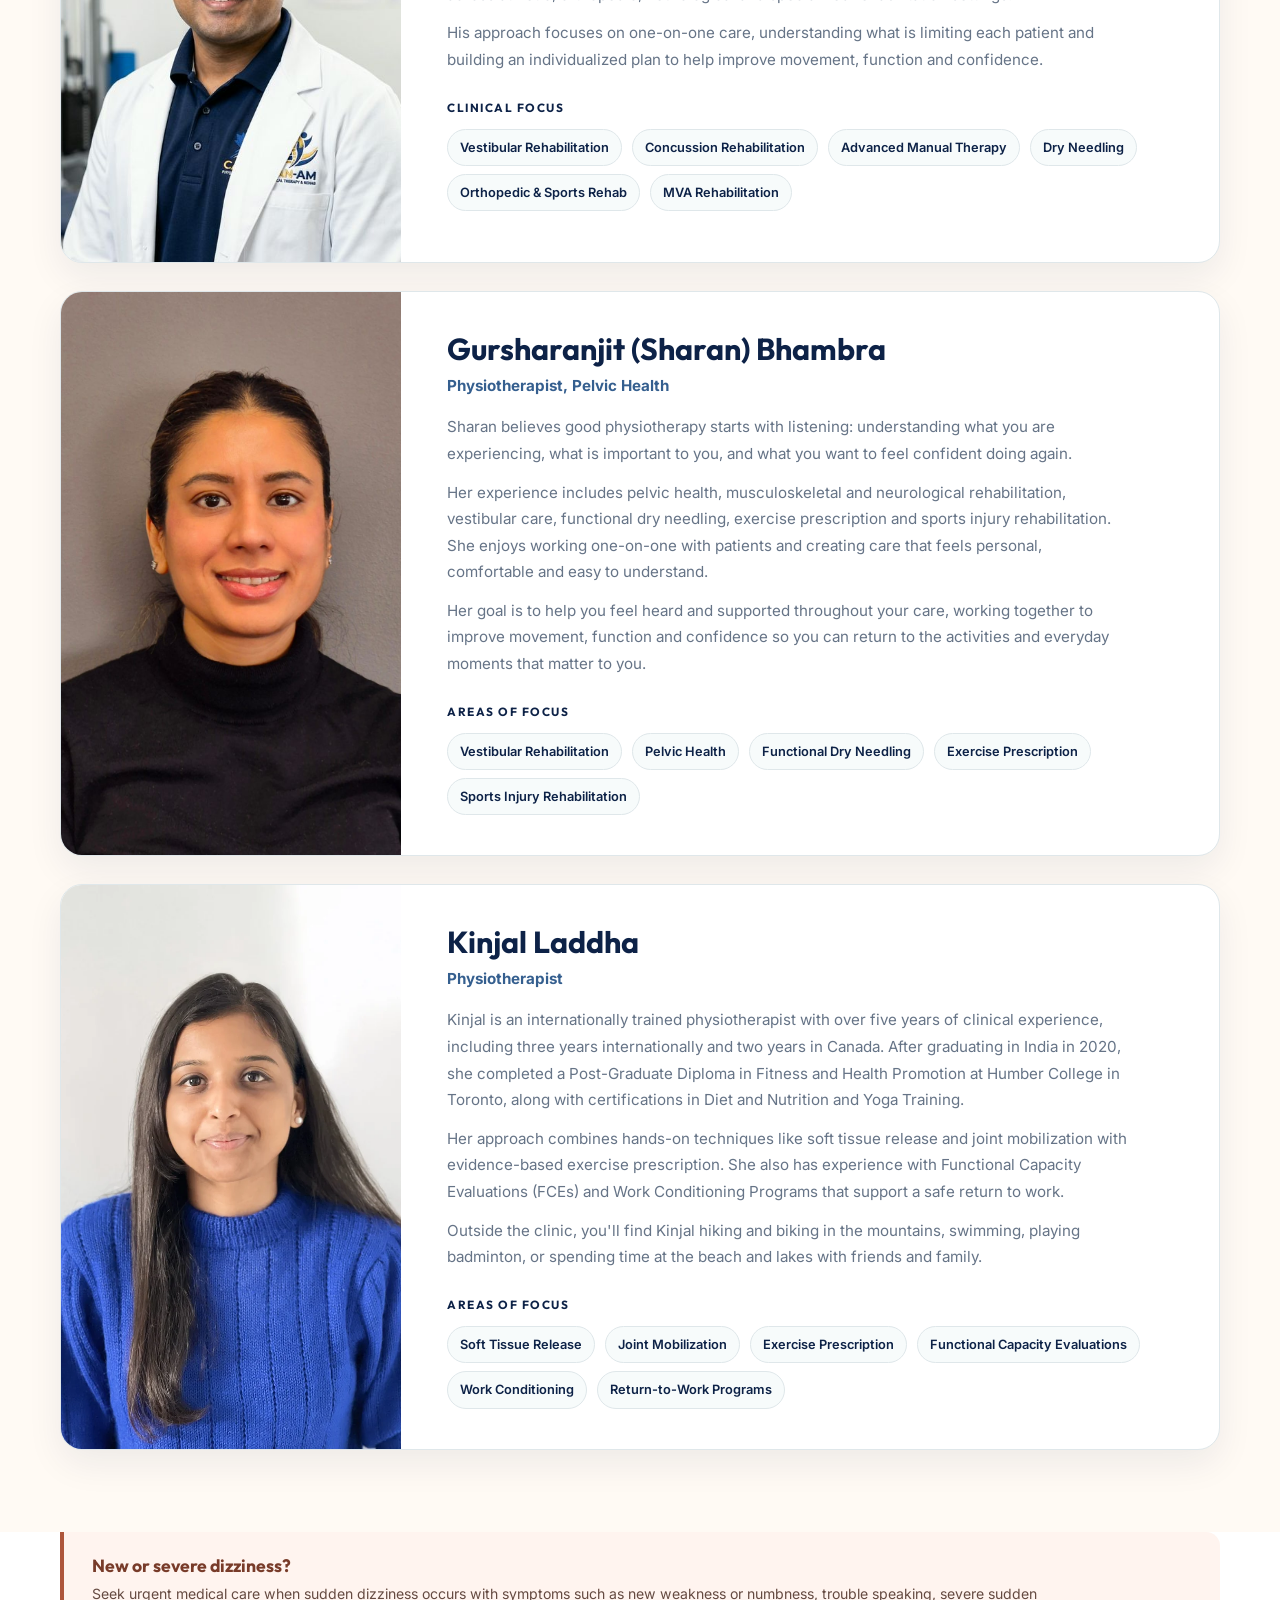
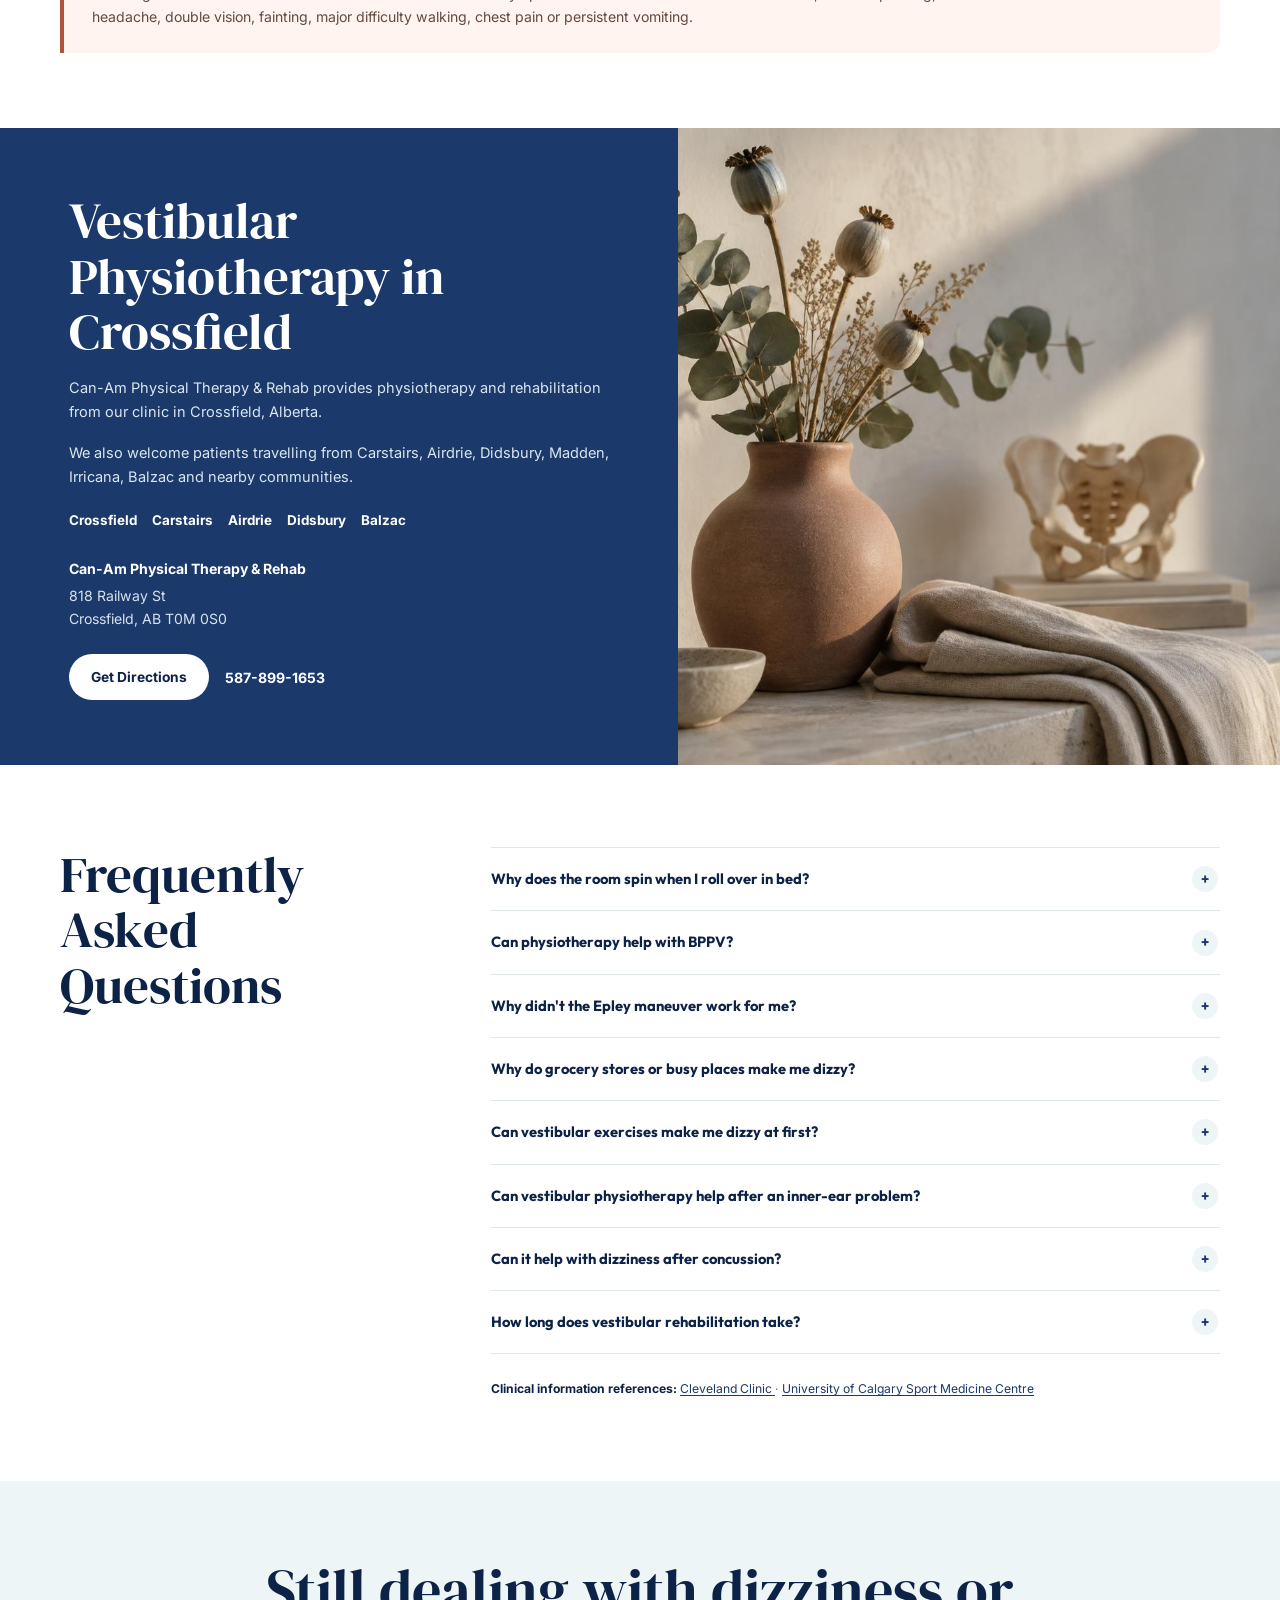
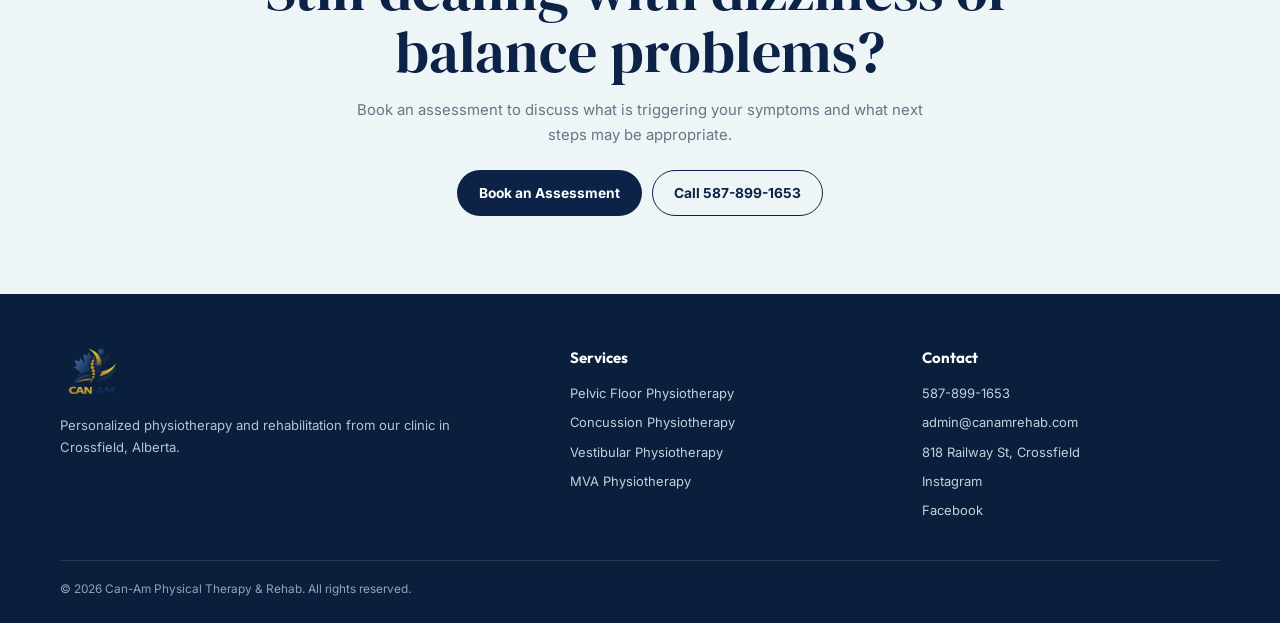
<file: vestibular-physiotherapy.html>
<!DOCTYPE html>
<html lang="en-CA">

<head>

    <meta charset="UTF-8">

    <meta
        name="viewport"
        content="width=device-width, initial-scale=1.0"
    >

    <title>Vestibular Physiotherapy in Crossfield | Vertigo & Dizziness</title>

    <meta
        name="description"
        content="Vestibular physiotherapy in Crossfield for vertigo, dizziness, BPPV, balance problems and motion sensitivity. Book an assessment at Can-Am."
    >

    <meta
        name="robots"
        content="index, follow, max-image-preview:large"
    >

    <link
        rel="canonical"
        href="https://www.canamrehab.com/vestibular-physiotherapy.html"
    >

    <link
        rel="preload"
        as="image"
        href="assets/images/vestibular-hero.webp"
        type="image/webp"
    >


    <!-- Open Graph -->

    <meta
        property="og:type"
        content="website"
    >

    <meta
        property="og:locale"
        content="en_CA"
    >

    <meta
        property="og:site_name"
        content="Can-Am Physical Therapy & Rehab"
    >

    <meta
        property="og:title"
        content="Vestibular Physiotherapy in Crossfield | Can-Am Physical Therapy"
    >

    <meta
        property="og:description"
        content="Physiotherapy for vertigo, dizziness, balance problems and motion sensitivity at our Crossfield clinic."
    >

    <meta
        property="og:url"
        content="https://www.canamrehab.com/vestibular-physiotherapy.html"
    >

    <meta
        property="og:image"
        content="https://www.canamrehab.com/assets/images/vestibular-hero.webp"
    >

    <meta
        name="twitter:card"
        content="summary_large_image"
    >


    <!-- Google Analytics -->

    <script
        async
        src="https://www.googletagmanager.com/gtag/js?id=G-MNQC6XSFZ4">
    </script>

    <script>
        window.dataLayer = window.dataLayer || [];

        function gtag() {
            dataLayer.push(arguments);
        }

        gtag("js", new Date());
        gtag("config", "G-MNQC6XSFZ4");
    </script>


    <!-- Fonts -->

    <link
        rel="preconnect"
        href="https://fonts.googleapis.com"
    >

    <link
        rel="preconnect"
        href="https://fonts.gstatic.com"
        crossorigin
    >

    <link
        href="https://fonts.googleapis.com/css2?family=DM+Serif+Display&family=Inter:wght@400;500;600;700&family=Outfit:wght@500;600;700&display=swap"
        rel="stylesheet"
    >



    <!-- =====================================================
         STRUCTURED DATA
    ====================================================== -->

    <script type="application/ld+json">
    {
        "@context": "https://schema.org",
        "@graph": [

            {
                "@type": "MedicalClinic",
                "@id": "https://www.canamrehab.com/#clinic",

                "name": "Can-Am Physical Therapy & Rehab",

                "url": "https://www.canamrehab.com/",

                "telephone": "+1-587-899-1653",

                "email": "admin@canamrehab.com",

                "address": {
                    "@type": "PostalAddress",
                    "streetAddress": "818 Railway St",
                    "addressLocality": "Crossfield",
                    "addressRegion": "AB",
                    "postalCode": "T0M 0S0",
                    "addressCountry": "CA"
                },

                "areaServed": [
                    "Crossfield, Alberta",
                    "Carstairs, Alberta",
                    "Airdrie, Alberta",
                    "Didsbury, Alberta",
                    "Madden, Alberta",
                    "Irricana, Alberta",
                    "Balzac, Alberta"
                ],

                "openingHoursSpecification": [
                    {
                        "@type": "OpeningHoursSpecification",
                        "dayOfWeek": ["Monday", "Tuesday", "Wednesday", "Thursday", "Friday"],
                        "opens": "08:00",
                        "closes": "19:00"
                    },
                    {
                        "@type": "OpeningHoursSpecification",
                        "dayOfWeek": ["Saturday"],
                        "opens": "09:00",
                        "closes": "19:00"
                    }
                ]
            },

            {
                "@type": "Service",

                "@id": "https://www.canamrehab.com/vestibular-physiotherapy.html#service",

                "name": "Vestibular Physiotherapy in Crossfield",

                "serviceType": "Vestibular physiotherapy and rehabilitation",

                "provider": {
                    "@id": "https://www.canamrehab.com/#clinic"
                },

                "areaServed": {
                    "@type": "Place",
                    "name": "Crossfield, Alberta"
                },

                "url": "https://www.canamrehab.com/vestibular-physiotherapy.html"
            },

            {
                "@type": "Person",

                "@id": "https://www.canamrehab.com/#ankit-patel",

                "name": "Ankit Patel",

                "jobTitle": "Physiotherapist",

                "worksFor": {
                    "@id": "https://www.canamrehab.com/#clinic"
                }
            },

            {
                "@type": "Person",

                "@id": "https://www.canamrehab.com/#sharan-bhambra",

                "name": "Gursharanjit Bhambra",

                "alternateName": "Sharan",

                "jobTitle": "Physiotherapist, Pelvic Health",

                "worksFor": {
                    "@id": "https://www.canamrehab.com/#clinic"
                }
            },
            {
                "@type": "Person",
                "@id": "https://www.canamrehab.com/#kinjal-laddha",
                "name": "Kinjal Laddha",
                "jobTitle": "Physiotherapist",
                "worksFor": {
                    "@id": "https://www.canamrehab.com/#clinic"
                }
            },

            {
                "@type": "WebPage",

                "@id": "https://www.canamrehab.com/vestibular-physiotherapy.html#webpage",

                "url": "https://www.canamrehab.com/vestibular-physiotherapy.html",

                "name": "Vestibular Physiotherapy in Crossfield",

                "publisher": {
                    "@id": "https://www.canamrehab.com/#clinic"
                }
            },

            {
                "@type": "BreadcrumbList",

                "itemListElement": [

                    {
                        "@type": "ListItem",
                        "position": 1,
                        "name": "Home",
                        "item": "https://www.canamrehab.com/"
                    },

                    {
                        "@type": "ListItem",
                        "position": 2,
                        "name": "Vestibular Physiotherapy",
                        "item": "https://www.canamrehab.com/vestibular-physiotherapy.html"
                    }

                ]
            },

            {
                "@type": "FAQPage",

                "mainEntity": [

                    {
                        "@type": "Question",
                        "name": "Why does the room spin when I roll over in bed?",

                        "acceptedAnswer": {
                            "@type": "Answer",
                            "text": "Brief spinning triggered by rolling over, lying down, looking up or changing head position can occur with positional vertigo such as BPPV. An assessment can help determine whether your symptoms fit this pattern."
                        }
                    },

                    {
                        "@type": "Question",
                        "name": "Can physiotherapy help with BPPV?",

                        "acceptedAnswer": {
                            "@type": "Answer",
                            "text": "Physiotherapists with vestibular training can assess positional vertigo. When BPPV is identified, canalith repositioning techniques may be appropriate depending on the affected ear and canal."
                        }
                    },

                    {
                        "@type": "Question",
                        "name": "Why didn't the Epley maneuver work for me?",

                        "acceptedAnswer": {
                            "@type": "Answer",
                            "text": "Not every case of positional dizziness is the same. The affected ear, inner-ear canal and underlying cause can influence which treatment is appropriate. Persistent symptoms should be properly assessed."
                        }
                    },

                    {
                        "@type": "Question",
                        "name": "Why do grocery stores or busy places make me dizzy?",

                        "acceptedAnswer": {
                            "@type": "Answer",
                            "text": "Busy visual environments can challenge the way the eyes, brain and vestibular system process movement and orientation. Some people experience visual motion sensitivity or increased dizziness in stores, crowds and other visually complex environments."
                        }
                    },

                    {
                        "@type": "Question",
                        "name": "Can vestibular exercises make me dizzy at first?",

                        "acceptedAnswer": {
                            "@type": "Answer",
                            "text": "Some exercises may temporarily bring on mild symptoms because they gradually challenge the balance system. Exercises should be selected and progressed according to your response rather than overwhelming you."
                        }
                    },

                    {
                        "@type": "Question",
                        "name": "Can vestibular physiotherapy help after an inner-ear problem?",

                        "acceptedAnswer": {
                            "@type": "Answer",
                            "text": "Vestibular rehabilitation may help with persistent dizziness, imbalance or motion sensitivity following some inner-ear conditions. Treatment depends on the cause and findings from your assessment."
                        }
                    },

                    {
                        "@type": "Question",
                        "name": "Can vestibular physiotherapy help with dizziness after concussion?",

                        "acceptedAnswer": {
                            "@type": "Answer",
                            "text": "Dizziness and balance problems can occur after concussion. Vestibular rehabilitation may be part of concussion rehabilitation when assessment identifies vestibular or balance-related problems."
                        }
                    },

                    {
                        "@type": "Question",
                        "name": "How long does vestibular rehabilitation take?",

                        "acceptedAnswer": {
                            "@type": "Answer",
                            "text": "Treatment length varies depending on the cause of dizziness, how long symptoms have been present and how you respond to rehabilitation. Your physiotherapist can provide a more individualized plan after assessment."
                        }
                    }

                ]
            }

        ]
    }
    </script>



    <style>

        /* =====================================================
           GLOBAL
        ===================================================== */

        :root {
            --navy: #0d2247;
            --blue: #1b3a6b;
            --blue-soft: #355f8f;

            --gold: #c8960c;

            --cream: #fffaf4;
            --mist: #eef5f6;
            --mist-light: #f7fbfb;

            --text: #27354b;
            --muted: #667487;

            --line: #dfe7ea;
            --white: #ffffff;

            --warning: #ae563b;
            --warning-bg: #fff4ef;
        }


        * {
            box-sizing: border-box;
        }


        html {
            scroll-behavior: smooth;
            scroll-padding-top: 100px;
        }


        body {
            margin: 0;

            overflow-x: hidden;

            background: white;
            color: var(--text);

            font-family: "Inter", sans-serif;
            font-size: 15px;
            line-height: 1.65;

            -webkit-font-smoothing: antialiased;
        }


        img {
            display: block;
            width: 100%;
        }


        a {
            color: inherit;
            text-decoration: none;
        }


        h1,
        h2,
        h3 {
            margin: 0;

            color: var(--navy);

            line-height: 1.08;
        }


        h1,
        h2 {
            font-family: "DM Serif Display", serif;
            font-weight: 400;
        }


        h3 {
            font-family: "Outfit", sans-serif;
        }


        p {
            margin: 0;
        }


        .container {
            width: min(1160px, calc(100% - 48px));
            margin: 0 auto;
        }



        /* =====================================================
           BUTTONS
        ===================================================== */

        .button {
            display: inline-flex;

            align-items: center;
            justify-content: center;

            min-height: 46px;

            padding: 11px 21px;

            border: 1px solid transparent;
            border-radius: 999px;

            font-size: .86rem;
            font-weight: 700;

            line-height: 1.2;

            text-align: center;

            transition:
                transform .2s ease,
                background .2s ease;
        }


        .button:hover {
            transform: translateY(-2px);
        }


        .button-primary {
            background: var(--navy);
            color: white;
        }


        .button-primary:hover {
            background: #071a36;
        }


        .button-outline {
            border-color: var(--navy);

            background: transparent;
            color: var(--navy);
        }


        .button-light {
            background: white;
            color: var(--navy);
        }



        /* =====================================================
           HERO
        ===================================================== */

        .hero {
            display: grid;

            grid-template-columns:
                1.05fr .95fr;

            min-height: 590px;

            background: var(--cream);
        }


        .hero-copy {
            display: flex;

            align-items: center;

            padding:
                65px
                clamp(38px, 5.5vw, 100px);
        }


        .hero-inner {
            max-width: 650px;
        }


        .breadcrumbs {
            margin-bottom: 22px;

            color: var(--muted);

            font-size: .78rem;
        }


        .breadcrumbs ol {
            display: flex;
            flex-wrap: wrap;

            gap: 7px;

            margin: 0;
            padding: 0;

            list-style: none;
        }


        .hero h1 {
            max-width: 620px;

            font-size:
                clamp(
                    3rem,
                    4.8vw,
                    5.2rem
                );

            letter-spacing: -.035em;
        }


        .hero-intro {
            max-width: 620px;

            margin-top: 20px;

            color: var(--muted);

            font-size: .96rem;
            line-height: 1.72;
        }


        .hero-actions {
            display: flex;
            flex-wrap: wrap;

            align-items: center;

            gap: 16px;

            margin-top: 26px;
        }


        .hero-phone {
            color: var(--blue);

            font-size: .9rem;
            font-weight: 700;
        }


        .hero-areas {
            margin-top: 21px;

            color: #59687a;

            font-size: .8rem;
            font-weight: 600;
        }


        .hero-image {
            position: relative;

            min-height: 590px;

            overflow: hidden;

            background: var(--mist);
        }


        .hero-image img {
            width: 100%;
            height: 100%;

            object-fit: cover;
            object-position: center;
        }



        /* =====================================================
           DIZZINESS TYPES
        ===================================================== */

        .feel-section {
            padding: 82px 0;

            background: white;
        }


        .section-heading {
            max-width: 700px;
        }


        .section-heading h2 {
            font-size:
                clamp(
                    2.4rem,
                    4vw,
                    4rem
                );
        }


        .section-heading p {
            max-width: 650px;

            margin-top: 15px;

            color: var(--muted);

            font-size: .94rem;
        }


        .feel-list {
            display: grid;

            grid-template-columns:
                1fr 1fr;

            margin-top: 43px;

            border-top:
                1px solid
                var(--line);
        }


        .feel-item {
            padding:
                22px 30px
                22px 0;

            border-bottom:
                1px solid
                var(--line);
        }


        .feel-item:nth-child(even) {
            padding-left: 35px;

            border-left:
                1px solid
                var(--line);
        }


        .feel-item h3 {
            margin-bottom: 6px;

            font-size: 1.06rem;
        }


        .feel-item p {
            color: var(--muted);

            font-size: .87rem;
        }



        /* =====================================================
           EXPLANATION
        ===================================================== */

        .about-section {
            padding: 80px 0;

            background: var(--mist-light);
        }


        .about-layout {
            display: grid;

            grid-template-columns:
                .82fr 1.18fr;

            gap: 80px;

            align-items: start;
        }


        .about-layout h2 {
            font-size:
                clamp(
                    2.4rem,
                    4vw,
                    4rem
                );
        }


        .about-copy p {
            color: var(--muted);

            font-size: .94rem;
            line-height: 1.75;
        }


        .about-copy p + p {
            margin-top: 16px;
        }



        /* =====================================================
           BPPV
        ===================================================== */

        .bppv-section {
            padding: 82px 0;

            background: var(--navy);
        }


        .bppv-layout {
            display: grid;

            grid-template-columns:
                .9fr 1.1fr;

            gap: 80px;

            align-items: start;
        }


        .bppv-layout h2 {
            color: white;

            font-size:
                clamp(
                    2.4rem,
                    4vw,
                    4rem
                );
        }


        .bppv-copy p {
            color: #d5e2ee;

            font-size: .94rem;
            line-height: 1.75;
        }


        .bppv-copy p + p {
            margin-top: 17px;
        }


        .bppv-copy strong {
            color: white;
        }



        /* =====================================================
           ASSESSMENT + TREATMENT
        ===================================================== */

        .care-section {
            padding: 82px 0;

            background: white;
        }


        .care-columns {
            display: grid;

            grid-template-columns:
                1fr 1fr;

            gap: 70px;

            margin-top: 44px;
        }


        .care-column {
            border-top:
                2px solid
                var(--gold);
        }


        .care-column h3 {
            padding-top: 20px;

            font-size: 1.35rem;
        }


        .care-list {
            margin:
                17px 0 0;

            padding: 0;

            list-style: none;
        }


        .care-list li {
            position: relative;

            padding:
                11px 0
                11px 21px;

            border-bottom:
                1px solid
                var(--line);

            color: var(--muted);

            font-size: .89rem;
        }


        .care-list li::before {
            position: absolute;

            top: 18px;
            left: 2px;

            width: 6px;
            height: 6px;

            border-radius: 50%;

            background: var(--gold);

            content: "";
        }



        /* =====================================================
           TEAM (Ankit + Sharan)
           Photo left, full details right, one physio per row
        ===================================================== */

        .team-section {
            padding: 82px 0;

            background: var(--cream);
        }


        .team-section .team-heading {
            max-width: 700px;

            margin-bottom: 42px;
        }


        .team-section .team-heading h2 {
            font-size:
                clamp(
                    2.4rem,
                    4vw,
                    4rem
                );
        }


        .team-section .team-heading p {
            margin-top: 15px;

            color: var(--muted);

            font-size: .94rem;
            line-height: 1.7;
        }


        .team-section .team-list {
            display: grid;

            gap: 28px;
        }


        .team-section .team-card {
            display: grid;

            grid-template-columns:
                340px minmax(0, 1fr);

            overflow: hidden;

            border:
                1px solid
                var(--line);

            border-radius: 22px;

            background: white;

            box-shadow:
                0 14px 36px
                rgba(13, 34, 71, .07);
        }


        .team-section .team-photo {
            min-height: 440px;

            overflow: hidden;

            background: var(--mist);
        }


        .team-section .team-photo img {
            width: 100%;
            height: 100%;

            object-fit: cover;
            object-position: center 20%;
        }


        .team-section .team-body {
            display: flex;
            flex-direction: column;
            justify-content: center;

            padding: 40px 46px;
        }


        .team-section .team-card h3 {
            font-size: 1.9rem;
            line-height: 1.15;
        }


        .team-section .team-role {
            margin-top: 6px;

            color: var(--blue-soft);

            font-size: .95rem;
            font-weight: 700;
        }


        .team-section .team-bio {
            max-width: 680px;

            margin-top: 16px;

            color: var(--muted);

            font-size: .95rem;
            line-height: 1.75;
        }


        .team-section .team-bio + .team-bio {
            margin-top: 12px;
        }


        .team-section .expertise-title {
            margin-top: 24px;

            color: var(--navy);

            font-family:
                "Outfit",
                sans-serif;

            font-size: .74rem;
            font-weight: 700;

            letter-spacing: .13em;
            text-transform: uppercase;
        }


        .team-section .expertise-list {
            display: flex;
            flex-wrap: wrap;

            gap: 8px 10px;

            margin-top: 12px;
        }


        .team-section .expertise-list span {
            display: inline-flex;
            align-items: center;

            padding: 7px 12px;

            border:
                1px solid
                var(--line);

            border-radius: 999px;

            background: var(--mist-light);

            color: var(--navy);

            font-size: .8rem;
            font-weight: 600;
        }



        /* =====================================================
           SAFETY
        ===================================================== */

        .safety-section {
            padding:
                0 0 75px;

            background: white;
        }


        .safety-box {
            padding:
                24px 28px;

            border-left:
                4px solid
                var(--warning);

            border-radius:
                0 14px
                14px 0;

            background:
                var(--warning-bg);
        }


        .safety-box h3 {
            margin-bottom: 7px;

            color: #783b29;

            font-size: 1.1rem;
        }


        .safety-box p {
            max-width: 1000px;

            color: #654a41;

            font-size: .88rem;
            line-height: 1.7;
        }



        /* =====================================================
           LOCATION
        ===================================================== */

        .location-section {
            display: grid;

            grid-template-columns:
                1.06fr .94fr;

            min-height: 500px;

            background: var(--blue);
        }


        .location-copy {
            display: flex;

            align-items: center;

            padding:
                65px
                clamp(38px, 5.4vw, 90px);
        }


        .location-inner {
            max-width: 650px;
        }


        .location-copy h2 {
            color: white;

            font-size:
                clamp(
                    2.4rem,
                    4vw,
                    4rem
                );
        }


        .location-copy p {
            max-width: 600px;

            margin-top: 17px;

            color: #dae5ee;

            font-size: .91rem;
        }


        .communities {
            display: flex;
            flex-wrap: wrap;

            gap:
                7px 15px;

            margin-top: 20px;

            color: white;

            font-size: .84rem;
            font-weight: 700;
        }


        .address {
            margin-top: 25px;

            color: white;

            font-size: .88rem;
        }


        .address span {
            display: block;

            margin-top: 4px;

            color: #d7e2ec;
        }


        .location-actions {
            display: flex;
            flex-wrap: wrap;

            align-items: center;

            gap: 16px;

            margin-top: 24px;
        }


        .location-phone {
            color: white;

            font-size: .88rem;
            font-weight: 700;
        }


        .location-image {
            min-height: 500px;

            overflow: hidden;
        }


        .location-image img {
            width: 100%;
            height: 100%;

            object-fit: cover;
        }



        /* =====================================================
           FAQ
        ===================================================== */

        .faq-section {
            padding: 82px 0;

            background: white;
        }


        .faq-layout {
            display: grid;

            grid-template-columns:
                .65fr 1.35fr;

            gap: 80px;
        }


        .faq-heading h2 {
            position: sticky;

            top: 110px;

            font-size:
                clamp(
                    2.4rem,
                    4vw,
                    4rem
                );
        }


        .faq-list {
            border-top:
                1px solid
                var(--line);
        }


        .faq-list details {
            border-bottom:
                1px solid
                var(--line);
        }


        .faq-list summary {
            position: relative;

            padding:
                19px 43px
                19px 0;

            cursor: pointer;

            color: var(--navy);

            font-family:
                "Outfit",
                sans-serif;

            font-size: .92rem;
            font-weight: 700;

            list-style: none;
        }


        .faq-list summary::-webkit-details-marker {
            display: none;
        }


        .faq-list summary::after {
            position: absolute;

            top: 50%;
            right: 2px;

            width: 26px;
            height: 26px;

            display: grid;

            place-items: center;

            border-radius: 50%;

            background: var(--mist);

            color: var(--blue);

            content: "+";

            transform: translateY(-50%);
        }


        .faq-list details[open]
        summary::after {
            content: "−";
        }


        .faq-list p {
            max-width: 720px;

            padding:
                0 35px
                21px 0;

            color: var(--muted);

            font-size: .88rem;
            line-height: 1.7;
        }


        .clinical-references {
            margin-top: 25px;

            color: var(--muted);

            font-size: .76rem;
            line-height: 1.6;
        }


        .clinical-references strong {
            color: var(--navy);
        }


        .clinical-references a {
            color: var(--blue);

            text-decoration: underline;
            text-underline-offset: 2px;
        }



        /* =====================================================
           CTA
        ===================================================== */

        .final-cta {
            padding:
                78px 24px;

            background: var(--mist);

            text-align: center;
        }


        .final-inner {
            max-width: 760px;

            margin: 0 auto;
        }


        .final-cta h2 {
            font-size:
                clamp(
                    2.5rem,
                    4.5vw,
                    4.4rem
                );
        }


        .final-cta p {
            max-width: 600px;

            margin:
                15px auto 0;

            color: var(--muted);

            font-size: .93rem;
        }


        .final-actions {
            display: flex;
            flex-wrap: wrap;

            justify-content: center;

            gap: 10px;

            margin-top: 23px;
        }



        /* =====================================================
           FOOTER
        ===================================================== */

        .site-footer {
            padding:
                52px 0 24px;

            background: #091f3b;

            color: #d7e1eb;
        }


        .footer-grid {
            display: grid;

            grid-template-columns:
                1.3fr .85fr .85fr;

            gap: 55px;
        }


        .footer-brand img {
            width: auto;
            height: 55px;

            margin-bottom: 14px;
        }


        .footer-brand p {
            max-width: 390px;

            color: #b4c4d3;

            font-size: .82rem;
        }


        .footer-heading {
            margin-bottom: 12px;

            color: white;

            font-family: "Outfit", sans-serif;
            font-weight: 700;
        }


        .footer-links {
            display: grid;

            gap: 8px;
        }


        .footer-links a {
            color: #c4d0db;

            font-size: .81rem;
        }


        .copyright {
            margin-top: 38px;

            padding-top: 19px;

            border-top:
                1px solid
                rgba(255, 255, 255, .12);

            color: #91a5b7;

            font-size: .74rem;
        }



        /* =====================================================
           MOBILE STICKY ACTIONS
        ===================================================== */

        .mobile-actions {
            position: fixed;

            right: 0;
            bottom: 0;
            left: 0;

            z-index: 850;

            display: none;

            grid-template-columns:
                .75fr 1.25fr;

            gap: 8px;

            padding:
                9px 12px
                calc(
                    9px +
                    env(safe-area-inset-bottom)
                );

            border-top:
                1px solid
                var(--line);

            background:
                rgba(255, 255, 255, .98);

            box-shadow:
                0 -8px 28px
                rgba(13, 34, 71, .08);
        }



        /* =====================================================
           TABLET
        ===================================================== */

        @media (max-width: 1000px) {


            .hero,
            .location-section {
                grid-template-columns: 1fr;

                min-height: auto;
            }


            .hero-image {
                min-height: 0;

                aspect-ratio:
                    16 / 10;
            }


            .about-layout,
            .bppv-layout,
            .faq-layout {
                grid-template-columns: 1fr;

                gap: 35px;
            }


            .location-image {
                min-height: 420px;
            }


            .faq-heading h2 {
                position: static;
            }

        }



        /* =====================================================
           TEAM: TABLET
        ===================================================== */

        @media (max-width: 900px) {

            .team-section .team-card {
                grid-template-columns:
                    260px minmax(0, 1fr);
            }


            .team-section .team-photo {
                min-height: 380px;
            }


            .team-section .team-body {
                padding: 32px;
            }


            .team-section .team-card h3 {
                font-size: 1.65rem;
            }

        }



        /* =====================================================
           MOBILE
        ===================================================== */

        @media (max-width: 700px) {

            body {
                padding-bottom: 74px;

                font-size: 16px;
            }


            .container {
                width: 100%;

                max-width: none;

                padding-left: 24px;
                padding-right: 24px;
            }


            .hero {
                display: block;
            }


            .hero-copy {
                padding:
                    45px 24px
                    42px;
            }


            .hero h1 {
                font-size:
                    clamp(
                        2.55rem,
                        11vw,
                        3.45rem
                    );

                line-height: 1.02;
            }


            .hero-intro {
                font-size: .98rem;
            }


            .hero-actions {
                gap: 12px;
            }


            .hero-image {
                aspect-ratio:
                    4 / 3;
            }


            .feel-section,
            .about-section,
            .bppv-section,
            .care-section,
            .team-section,
            .faq-section {
                padding:
                    64px 0;
            }


            .section-heading h2,
            .about-layout h2,
            .bppv-layout h2,
            .location-copy h2,
            .faq-heading h2 {
                font-size:
                    clamp(
                        2.15rem,
                        9vw,
                        3rem
                    );
            }


            .feel-list {
                grid-template-columns: 1fr;

                margin-top: 32px;
            }


            .feel-item,
            .feel-item:nth-child(even) {
                padding:
                    19px 0;

                border-left: 0;
            }


            .feel-item h3 {
                font-size: 1.08rem;
            }


            .feel-item p {
                font-size: .94rem;
            }


            .about-layout,
            .bppv-layout {
                gap: 22px;
            }


            .about-copy p,
            .bppv-copy p {
                font-size: .96rem;
            }


            .care-columns {
                grid-template-columns:
                    1fr;

                gap: 38px;

                margin-top: 34px;
            }


            .care-list li {
                font-size: .94rem;
            }


            /* TEAM */

            .team-section .team-heading {
                margin-bottom: 30px;
            }


            .team-section .team-heading h2 {
                font-size:
                    clamp(
                        2.15rem,
                        9vw,
                        3rem
                    );
            }


            .team-section .team-heading p {
                font-size: 1rem;
            }


            .team-section .team-list {
                gap: 22px;
            }


            .team-section .team-card {
                grid-template-columns: 1fr;
            }


            .team-section .team-photo {
                min-height: 0;

                aspect-ratio: 1 / 1;
            }


            .team-section .team-body {
                padding: 24px 22px 28px;
            }


            .team-section .team-card h3 {
                font-size: 1.5rem;
            }


            .team-section .team-bio {
                font-size: .98rem;
            }


            .safety-section {
                padding-bottom: 64px;
            }


            .safety-box {
                padding:
                    22px 20px;
            }


            .safety-box p {
                font-size: .93rem;
            }


            .location-section {
                display: flex;
                flex-direction: column;
            }


            .location-copy {
                padding:
                    55px 24px;
            }


            .location-copy p {
                font-size: .96rem;
            }


            .location-image {
                min-height: 0;

                aspect-ratio:
                    4 / 3;
            }


            .location-actions {
                display: grid;

                grid-template-columns:
                    1fr;

                gap: 10px;
            }


            .location-actions .button {
                width: 100%;
            }


            .location-phone {
                min-height: 45px;

                text-align: center;
            }


            .faq-layout {
                gap: 27px;
            }


            .faq-list summary {
                padding:
                    20px 42px
                    20px 0;

                font-size: .97rem;
            }


            .faq-list p {
                padding:
                    0 3px
                    21px 0;

                font-size: .94rem;
            }


            .final-cta {
                padding:
                    66px 24px;
            }


            .final-cta h2 {
                font-size:
                    clamp(
                        2.35rem,
                        10vw,
                        3.35rem
                    );
            }


            .final-cta p {
                font-size: .97rem;
            }


            .final-actions {
                display: grid;

                grid-template-columns:
                    1fr;

                max-width: 400px;

                margin:
                    22px auto 0;
            }


            .site-footer {
                padding-bottom: 110px;
            }


            .footer-grid {
                grid-template-columns:
                    1fr;

                gap: 31px;
            }


            .mobile-actions {
                display: grid;
            }

        }



        @media (max-width: 420px) {

            .container {
                padding-left: 20px;
                padding-right: 20px;
            }


            .hero-copy {
                padding:
                    41px 20px
                    38px;
            }


            .hero h1 {
                font-size: 2.45rem;
            }


            .location-copy {
                padding-left: 20px;
                padding-right: 20px;
            }

        }

    </style>

    <link rel="stylesheet" href="assets/css/header.css">
    <script src="assets/js/header.js" defer></script>
    <script src="assets/js/lead-tracking.js" defer></script>
</head>



<body>

    <!-- =====================================================
         MASTER HEADER (styles: assets/css/header.css, behaviour: assets/js/header.js)
    ====================================================== -->
    <a class="cam-skip-link" href="#main-content">Skip to main content</a>

    <header class="cam-site-header" id="canam-site-header">
        <div class="cam-header-shell">
            <a class="cam-brand" href="index.html" aria-label="Can-Am Physical Therapy home">
                <img src="assets/images/logo-short.webp" alt="Can-Am Physical Therapy &amp; Rehab" width="168" height="140">
            </a>

            <nav class="cam-desktop-nav" aria-label="Primary navigation">
                <details class="cam-dropdown is-current">
                    <summary class="cam-dropdown-summary">
                        Services
                        <svg class="cam-dropdown-chevron" viewBox="0 0 24 24" fill="none" stroke="currentColor" stroke-width="2" stroke-linecap="round" stroke-linejoin="round" aria-hidden="true"><path d="m6 9 6 6 6-6"/></svg>
                    </summary>

                    <div class="cam-dropdown-menu">
                        <a class="cam-dropdown-link" href="index.html#treatments">
                            <strong>All Services</strong>
                            <span>View physiotherapy and rehabilitation services.</span>
                        </a>

                        <div class="cam-dropdown-divider"></div>

                        <a class="cam-dropdown-link" href="concussion-physiotherapy.html">
                            <strong>Concussion Physiotherapy</strong>
                            <span>Assessment and rehab after a concussion.</span>
                        </a>
                        <a class="cam-dropdown-link" href="vestibular-physiotherapy.html" aria-current="page">
                            <strong>Vestibular Physiotherapy</strong>
                            <span>Care for dizziness, vertigo and balance problems.</span>
                        </a>
                        <a class="cam-dropdown-link" href="pelvic-floor-physiotherapy.html">
                            <strong>Pelvic Floor Physiotherapy</strong>
                            <span>Pelvic health care for women and men.</span>
                        </a>
                        <a class="cam-dropdown-link" href="mva-physiotherapy.html">
                            <strong>MVA Physiotherapy</strong>
                            <span>Rehabilitation after a motor vehicle accident.</span>
                        </a>
                        <a class="cam-dropdown-link" href="mva-physiotherapy-airdrie.html">
                            <strong>MVA Physiotherapy for Airdrie</strong>
                            <span>Car accident rehab for Airdrie drivers.</span>
                        </a>
                        <a class="cam-dropdown-link" href="physiotherapy-carstairs.html">
                            <strong>Physiotherapy near Carstairs</strong>
                            <span>Our Crossfield clinic, minutes from Carstairs.</span>
                        </a>
                    </div>
                </details>

                <a class="cam-nav-link" href="index.html#about">About</a>
                <a class="cam-nav-link" href="index.html#team">Meet the Team</a>
                <a class="cam-nav-link" href="blog/">Blog</a>
                <a class="cam-nav-link" href="index.html#contact">Contact</a>
            </nav>

            <div class="cam-header-actions">
                <a class="cam-phone-link" href="tel:+15878991653" aria-label="Call Can-Am at 587-899-1653">
                    <svg viewBox="0 0 24 24" fill="none" stroke="currentColor" stroke-width="2" aria-hidden="true"><path d="M22 16.92v3a2 2 0 0 1-2.18 2 19.79 19.79 0 0 1-8.63-3.07 19.5 19.5 0 0 1-6-6A19.79 19.79 0 0 1 2.12 4.18 2 2 0 0 1 4.11 2h3a2 2 0 0 1 2 1.72c.13.96.36 1.9.69 2.8a2 2 0 0 1-.45 2.11L8.09 9.91a16 16 0 0 0 6 6l1.27-1.27a2 2 0 0 1 2.11-.45c.9.33 1.84.56 2.8.69A2 2 0 0 1 22 16.92Z"/></svg>
                    587&#8209;899&#8209;1653
                </a>

                <a class="cam-book-button" href="https://canamrehab.janeapp.com/" target="_blank" rel="noopener">Book Appointment</a>

                <button class="cam-menu-button" id="mobile-menu-button" type="button" aria-expanded="false" aria-controls="mobile-menu" aria-label="Open navigation menu">
                    <svg viewBox="0 0 24 24" fill="none" stroke="currentColor" stroke-width="2" stroke-linecap="round" aria-hidden="true"><path d="M4 7h16M4 12h16M4 17h16"/></svg>
                </button>
            </div>
        </div>

        <nav class="cam-mobile-nav hidden" id="mobile-menu" aria-label="Mobile navigation">
            <div class="cam-mobile-nav-inner">
                <details class="cam-mobile-dropdown" open>
                    <summary>
                        <span>Services</span>
                        <svg viewBox="0 0 24 24" fill="none" stroke="currentColor" stroke-width="2" stroke-linecap="round" stroke-linejoin="round" aria-hidden="true"><path d="m6 9 6 6 6-6"/></svg>
                    </summary>

                    <div class="cam-mobile-dropdown-links">
                        <a class="cam-mobile-dropdown-link" href="index.html#treatments">All Services</a>
                        <a class="cam-mobile-dropdown-link" href="concussion-physiotherapy.html">Concussion Physiotherapy</a>
                        <a class="cam-mobile-dropdown-link" href="vestibular-physiotherapy.html" aria-current="page">Vestibular Physiotherapy</a>
                        <a class="cam-mobile-dropdown-link" href="pelvic-floor-physiotherapy.html">Pelvic Floor Physiotherapy</a>
                        <a class="cam-mobile-dropdown-link" href="mva-physiotherapy.html">MVA Physiotherapy</a>
                        <a class="cam-mobile-dropdown-link" href="mva-physiotherapy-airdrie.html">MVA Physiotherapy for Airdrie</a>
                        <a class="cam-mobile-dropdown-link" href="physiotherapy-carstairs.html">Physiotherapy near Carstairs</a>
                    </div>
                </details>

                <a class="cam-nav-link" href="index.html#about">About</a>
                <a class="cam-nav-link" href="index.html#team">Meet the Team</a>
                <a class="cam-nav-link" href="blog/">Blog</a>
                <a class="cam-nav-link" href="index.html#contact">Contact</a>

                <div class="cam-mobile-actions">
                    <a class="cam-mobile-call" href="tel:+15878991653">Call&nbsp;587&#8209;899&#8209;1653</a>
                    <a class="cam-book-button" href="https://canamrehab.janeapp.com/" target="_blank" rel="noopener">Book Appointment</a>
                </div>
            </div>
        </nav>
    </header>



    <main id="main-content">


        <!-- ==================================================
             HERO
        =================================================== -->

        <section class="hero">


            <div class="hero-copy">


                <div class="hero-inner">


                    <nav
                        class="breadcrumbs"
                        aria-label="Breadcrumb"
                    >

                        <ol>

                            <li>
                                <a href="index.html">
                                    Home
                                </a>
                            </li>

                            <li aria-hidden="true">
                                /
                            </li>

                            <li aria-current="page">
                                Vestibular Physiotherapy
                            </li>

                        </ol>

                    </nav>



                    <h1>
                        Vestibular Physiotherapy in Crossfield
                    </h1>


                    <p class="hero-intro">

                        Feeling dizzy, off-balance or like the room is
                        spinning can make everyday movement uncomfortable
                        and unpredictable.

                        Vestibular physiotherapy focuses on understanding
                        what is triggering your symptoms and helping you
                        move with more confidence.

                    </p>



                    <div class="hero-actions">


                        <a
                            class="button button-primary"
                            href="https://canamrehab.janeapp.com/"
                            target="_blank"
                            rel="noopener"
                        >
                            Book an Assessment
                        </a>


                        <a
                            class="hero-phone"
                            href="tel:+15878991653"
                        >
                            587-899-1653
                        </a>


                    </div>



                    <p class="hero-areas">

                        Vertigo • Dizziness • Balance problems • Motion sensitivity

                    </p>


                </div>


            </div>



            <div class="hero-image">


                <img
                    src="assets/images/vestibular-hero.webp"
                    alt="Physiotherapist performing a vestibular assessment with a patient"
                    fetchpriority="high"
                    decoding="async"
                >


            </div>


        </section>




        <!-- ==================================================
             WHAT DOES YOUR DIZZINESS FEEL LIKE?
        =================================================== -->

        <section class="feel-section">


            <div class="container">


                <div class="section-heading">


                    <h2>
                        What does your dizziness feel like?
                    </h2>


                    <p>

                        People describe dizziness in very different ways.
                        What brings your symptoms on can provide important
                        information during your assessment.

                    </p>


                </div>



                <div class="feel-list">


                    <div class="feel-item">

                        <h3>
                            The room spins when I roll over
                        </h3>

                        <p>

                            Brief spinning when lying down, getting up,
                            looking upward or turning in bed can occur
                            with positional vertigo.

                        </p>

                    </div>



                    <div class="feel-item">

                        <h3>
                            I feel off-balance or like I'm on a boat
                        </h3>

                        <p>

                            Some vestibular problems feel more like
                            swaying or instability than true spinning.

                        </p>

                    </div>



                    <div class="feel-item">

                        <h3>
                            Busy places make me feel dizzy
                        </h3>

                        <p>

                            Grocery aisles, crowds, patterns or moving
                            environments can sometimes trigger visual
                            motion sensitivity.

                        </p>

                    </div>



                    <div class="feel-item">

                        <h3>
                            Moving my head makes things feel unstable
                        </h3>

                        <p>

                            Head movement may cause dizziness, imbalance
                            or difficulty keeping vision clear and steady.

                        </p>

                    </div>


                </div>


            </div>


        </section>




        <!-- ==================================================
             WHAT IS VESTIBULAR PHYSIO?
        =================================================== -->

        <section class="about-section">


            <div class="container about-layout">


                <h2>
                    What is vestibular physiotherapy?
                </h2>



                <div class="about-copy">


                    <p>

                        Your balance depends on information from your
                        inner ears, eyes, brain, muscles and joints
                        working together.

                        When one part of this system is not working
                        normally, you may experience dizziness,
                        vertigo, imbalance or difficulty with movement.

                    </p>


                    <p>

                        Vestibular physiotherapy uses assessment and
                        individualized rehabilitation to understand
                        how these systems are working together.

                        Treatment is based on your symptoms and findings —
                        not every person with dizziness needs the same
                        exercises.

                    </p>


                </div>


            </div>


        </section>




        <!-- ==================================================
             BPPV
        =================================================== -->

        <section class="bppv-section">


            <div class="container bppv-layout">


                <h2>
                    Does the room spin when you roll over in bed?
                </h2>



                <div class="bppv-copy">


                    <p>

                        One possible cause is
                        <strong>
                            benign paroxysmal positional vertigo (BPPV)
                        </strong>.

                        BPPV can cause short episodes of spinning when
                        you change the position of your head, such as
                        rolling over, lying back, looking upward or
                        bending down.

                    </p>


                    <p>

                        Positional testing can help determine whether
                        symptoms follow a pattern consistent with BPPV.

                        When BPPV is identified, the affected ear and
                        inner-ear canal can influence which treatment
                        or repositioning technique is appropriate.

                    </p>


                    <p>

                        <strong>
                            Tried the Epley maneuver but you're still dizzy?
                        </strong>

                        Not every case of positional dizziness is the same.
                        Persistent symptoms may need a more complete
                        assessment rather than repeatedly performing the
                        same maneuver.

                    </p>


                </div>


            </div>


        </section>




        <!-- ==================================================
             ASSESSMENT + TREATMENT
        =================================================== -->

        <section class="care-section">


            <div class="container">


                <div class="section-heading">


                    <h2>
                        Assessment and rehabilitation built around your symptoms
                    </h2>


                    <p>

                        Your visit focuses on understanding what brings on
                        your dizziness and how it is affecting your balance,
                        movement and everyday activities.

                    </p>


                </div>



                <div class="care-columns">


                    <div class="care-column">


                        <h3>
                            Your assessment may look at
                        </h3>


                        <ul class="care-list">

                            <li>
                                When and how your dizziness started
                            </li>

                            <li>
                                Positions or movements that trigger symptoms
                            </li>

                            <li>
                                Balance and walking
                            </li>

                            <li>
                                Head and eye movement
                            </li>

                            <li>
                                Visual motion sensitivity
                            </li>

                            <li>
                                Neck movement when relevant
                            </li>

                        </ul>


                    </div>



                    <div class="care-column">


                        <h3>
                            Rehabilitation may include
                        </h3>


                        <ul class="care-list">

                            <li>
                                Gaze-stability exercises
                            </li>

                            <li>
                                Balance retraining
                            </li>

                            <li>
                                Gradual motion or habituation exercises
                            </li>

                            <li>
                                Walking and movement exercises
                            </li>

                            <li>
                                Individualized home exercises
                            </li>

                            <li>
                                Guidance for gradual return to activity
                            </li>

                        </ul>


                    </div>


                </div>


            </div>


        </section>




        <!-- ==================================================
             TEAM: Ankit + Sharan
        =================================================== -->

        <section
            id="therapist"
            class="team-section"
            aria-labelledby="team-title"
        >


            <div class="container">


                <div class="team-heading">

                    <h2 id="team-title">
                        Meet Your Physiotherapists
                    </h2>

                    <p>
                        One-on-one vestibular assessment and rehabilitation
                        at our Crossfield clinic.
                    </p>

                </div>



                <div class="team-list">


                    <!-- ANKIT -->

                    <article class="team-card">

                        <div class="team-photo">

                            <img
                                src="assets/images/ankit_patel_professional.png"
                                alt="Ankit Patel, physiotherapist and clinic owner at Can-Am Physical Therapy"
                                width="640"
                                height="640"
                                loading="lazy"
                                decoding="async"
                            >

                        </div>


                        <div class="team-body">

                            <h3>
                                Ankit Patel
                            </h3>

                            <p class="team-role">
                                Physiotherapist
                            </p>

                            <p class="team-bio">
                                Ankit has worked in the fitness and rehabilitation
                                industry for many years, with experience across
                                athletic, orthopedic, neurological and specialized
                                rehabilitation settings.
                            </p>

                            <p class="team-bio">
                                His approach focuses on one-on-one care,
                                understanding what is limiting each patient and
                                building an individualized plan to help improve
                                movement, function and confidence.
                            </p>

                            <div class="expertise-title">
                                Clinical Focus
                            </div>

                            <div
                                class="expertise-list"
                                role="list"
                                aria-label="Ankit's areas of clinical focus"
                            >
                                <span role="listitem">Vestibular Rehabilitation</span>
                                <span role="listitem">Concussion Rehabilitation</span>
                                <span role="listitem">Advanced Manual Therapy</span>
                                <span role="listitem">Dry Needling</span>
                                <span role="listitem">Orthopedic &amp; Sports Rehab</span>
                                <span role="listitem">MVA Rehabilitation</span>
                            </div>

                        </div>

                    </article>



                    <!-- SHARAN -->

                    <article class="team-card">

                        <div class="team-photo">

                            <img
                                src="assets/images/gursharanjit-bhambra.jpeg"
                                alt="Gursharanjit (Sharan) Bhambra, physiotherapist at Can-Am Physical Therapy"
                                loading="lazy"
                                decoding="async"
                            >

                        </div>


                        <div class="team-body">

                            <h3>
                                Gursharanjit (Sharan) Bhambra
                            </h3>

                            <p class="team-role">
                                Physiotherapist, Pelvic Health
                            </p>

                            <p class="team-bio">
                                Sharan believes good physiotherapy starts with
                                listening: understanding what you are experiencing,
                                what is important to you, and what you want to feel
                                confident doing again.
                            </p>

                            <p class="team-bio">
                                Her experience includes pelvic health,
                                musculoskeletal and neurological rehabilitation,
                                vestibular care, functional dry needling, exercise
                                prescription and sports injury rehabilitation. She
                                enjoys working one-on-one with patients and creating
                                care that feels personal, comfortable and easy to
                                understand.
                            </p>

                            <p class="team-bio">
                                Her goal is to help you feel heard and supported
                                throughout your care, working together to improve
                                movement, function and confidence so you can return
                                to the activities and everyday moments that matter
                                to you.
                            </p>

                            <div class="expertise-title">
                                Areas of Focus
                            </div>

                            <div
                                class="expertise-list"
                                role="list"
                                aria-label="Sharan's areas of clinical focus"
                            >
                                <span role="listitem">Vestibular Rehabilitation</span>
                                <span role="listitem">Pelvic Health</span>
                                <span role="listitem">Functional Dry Needling</span>
                                <span role="listitem">Exercise Prescription</span>
                                <span role="listitem">Sports Injury Rehabilitation</span>
                            </div>

                        </div>

                    </article>

                    <!-- KINJAL -->

                    <article class="team-card">

                        <div class="team-photo">

                            <img
                                src="assets/images/kinjal.webp"
                                alt="Kinjal Laddha, physiotherapist at Can-Am Physical Therapy"
                                width="800"
                                height="1067"
                                loading="lazy"
                                decoding="async"
                            >

                        </div>


                        <div class="team-body">

                            <h3>
                                Kinjal Laddha
                            </h3>

                            <p class="team-role">
                                Physiotherapist
                            </p>

                            <p class="team-bio">
                                Kinjal is an internationally trained physiotherapist
                                with over five years of clinical experience,
                                including three years internationally and two years
                                in Canada. After graduating in India in 2020, she
                                completed a Post-Graduate Diploma in Fitness and
                                Health Promotion at Humber College in Toronto, along
                                with certifications in Diet and Nutrition and Yoga
                                Training.
                            </p>

                            <p class="team-bio">
                                Her approach combines hands-on techniques like soft
                                tissue release and joint mobilization with
                                evidence-based exercise prescription. She also has
                                experience with Functional Capacity Evaluations
                                (FCEs) and Work Conditioning Programs that support a
                                safe return to work.
                            </p>

                            <p class="team-bio">
                                Outside the clinic, you'll find Kinjal hiking and
                                biking in the mountains, swimming, playing
                                badminton, or spending time at the beach and lakes
                                with friends and family.
                            </p>

                            <div class="expertise-title">
                                Areas of Focus
                            </div>

                            <div
                                class="expertise-list"
                                role="list"
                                aria-label="Kinjal's areas of clinical focus"
                            >
                                <span role="listitem">Soft Tissue Release</span>
                                <span role="listitem">Joint Mobilization</span>
                                <span role="listitem">Exercise Prescription</span>
                                <span role="listitem">Functional Capacity Evaluations</span>
                                <span role="listitem">Work Conditioning</span>
                                <span role="listitem">Return-to-Work Programs</span>
                            </div>

                        </div>

                    </article>


                </div>


            </div>


        </section>




        <!-- ==================================================
             SAFETY
        =================================================== -->

        <section class="safety-section">


            <div class="container">


                <div class="safety-box">


                    <h3>
                        New or severe dizziness?
                    </h3>


                    <p>

                        Seek urgent medical care when sudden dizziness occurs
                        with symptoms such as new weakness or numbness,
                        trouble speaking, severe sudden headache, double
                        vision, fainting, major difficulty walking,
                        chest pain or persistent vomiting.

                    </p>


                </div>


            </div>


        </section>




        <!-- ==================================================
             LOCATION
        =================================================== -->

        <section
            id="location"
            class="location-section"
        >


            <div class="location-copy">


                <div class="location-inner">


                    <h2>
                        Vestibular Physiotherapy in Crossfield
                    </h2>


                    <p>

                        Can-Am Physical Therapy & Rehab provides
                        physiotherapy and rehabilitation from our clinic
                        in Crossfield, Alberta.

                    </p>


                    <p>

                        We also welcome patients travelling from
                        Carstairs, Airdrie, Didsbury, Madden,
                        Irricana, Balzac and nearby communities.

                    </p>



                    <div class="communities">

                        <span>Crossfield</span>
                        <span>Carstairs</span>
                        <span>Airdrie</span>
                        <span>Didsbury</span>
                        <span>Balzac</span>

                    </div>



                    <div class="address">

                        <strong>
                            Can-Am Physical Therapy & Rehab
                        </strong>

                        <span>
                            818 Railway St<br>
                            Crossfield, AB T0M 0S0
                        </span>

                    </div>



                    <div class="location-actions">


                        <a
                            class="button button-light"
                            href="https://maps.app.goo.gl/7uKZRmuKrnVUA9We9"
                            target="_blank"
                            rel="noopener"
                        >
                            Get Directions
                        </a>


                        <a
                            class="location-phone"
                            href="tel:+15878991653"
                        >
                            587-899-1653
                        </a>


                    </div>


                </div>


            </div>



            <div class="location-image">


                <img
                    src="assets/images/crossfield-care.jpg"
                    alt="Can-Am Physical Therapy clinic in Crossfield Alberta"
                    loading="lazy"
                    decoding="async"
                >


            </div>


        </section>




        <!-- ==================================================
             FAQ
        =================================================== -->

        <section
            id="faq"
            class="faq-section"
        >


            <div class="container faq-layout">


                <div class="faq-heading">


                    <h2>
                        Frequently Asked Questions
                    </h2>


                </div>



                <div>


                    <div class="faq-list">


                        <details>

                            <summary>
                                Why does the room spin when I roll over in bed?
                            </summary>

                            <p>

                                Brief spinning triggered by rolling over,
                                lying down, looking up or changing head
                                position can occur with positional vertigo
                                such as BPPV.

                                An assessment can help determine whether
                                your symptoms fit this pattern.

                            </p>

                        </details>



                        <details>

                            <summary>
                                Can physiotherapy help with BPPV?
                            </summary>

                            <p>

                                Physiotherapists with vestibular training
                                can assess positional vertigo.

                                When BPPV is identified, canalith
                                repositioning techniques may be appropriate
                                depending on the affected ear and canal.

                            </p>

                        </details>



                        <details>

                            <summary>
                                Why didn't the Epley maneuver work for me?
                            </summary>

                            <p>

                                Not every case of positional dizziness is
                                the same.

                                The affected ear, inner-ear canal and
                                underlying cause can influence which
                                treatment is appropriate.

                                Persistent symptoms should be properly assessed.

                            </p>

                        </details>



                        <details>

                            <summary>
                                Why do grocery stores or busy places make me dizzy?
                            </summary>

                            <p>

                                Busy visual environments can challenge the
                                way the eyes, brain and vestibular system
                                process movement and orientation.

                                Some people experience increased dizziness
                                in grocery stores, malls, crowds or other
                                visually complex environments.

                            </p>

                        </details>



                        <details>

                            <summary>
                                Can vestibular exercises make me dizzy at first?
                            </summary>

                            <p>

                                Some exercises may temporarily bring on mild
                                symptoms because they gradually challenge
                                the balance system.

                                The goal is not to overwhelm you.

                                Exercises should be selected and progressed
                                according to your response.

                            </p>

                        </details>



                        <details>

                            <summary>
                                Can vestibular physiotherapy help after an inner-ear problem?
                            </summary>

                            <p>

                                Vestibular rehabilitation may help with
                                persistent dizziness, imbalance or motion
                                sensitivity following some inner-ear
                                conditions.

                                Treatment depends on the cause and findings
                                from your assessment.

                            </p>

                        </details>



                        <details>

                            <summary>
                                Can it help with dizziness after concussion?
                            </summary>

                            <p>

                                Dizziness and balance problems can occur
                                after concussion.

                                Vestibular rehabilitation may be part of
                                concussion rehabilitation when assessment
                                identifies vestibular or balance-related
                                problems.

                                You can also read our

                                <a
                                    href="concussion-physiotherapy.html"
                                    style="color:#315e91;text-decoration:underline;"
                                >
                                    concussion physiotherapy page
                                </a>.

                            </p>

                        </details>



                        <details>

                            <summary>
                                How long does vestibular rehabilitation take?
                            </summary>

                            <p>

                                It varies.

                                Treatment length depends on the cause of
                                dizziness, how long symptoms have been
                                present and how you respond to rehabilitation.

                                Your physiotherapist can provide a more
                                individualized plan after assessment.

                            </p>

                        </details>


                    </div>



                    <div class="clinical-references">

                        <strong>
                            Clinical information references:
                        </strong>

                        <a
                            href="https://my.clevelandclinic.org/health/treatments/15298-vestibular-rehabilitation"
                            target="_blank"
                            rel="noopener"
                        >
                            Cleveland Clinic
                        </a>

                        ·

                        <a
                            href="https://sport-med.ucalgary.ca/services/vestibular-physiotherapy"
                            target="_blank"
                            rel="noopener"
                        >
                            University of Calgary Sport Medicine Centre
                        </a>

                    </div>


                </div>


            </div>


        </section>




        <!-- ==================================================
             FINAL CTA
        =================================================== -->

        <section class="final-cta">


            <div class="final-inner">


                <h2>
                    Still dealing with dizziness or balance problems?
                </h2>


                <p>

                    Book an assessment to discuss what is triggering
                    your symptoms and what next steps may be appropriate.

                </p>



                <div class="final-actions">


                    <a
                        class="button button-primary"
                        href="https://canamrehab.janeapp.com/"
                        target="_blank"
                        rel="noopener"
                    >
                        Book an Assessment
                    </a>


                    <a
                        class="button button-outline"
                        href="tel:+15878991653"
                    >
                        Call 587-899-1653
                    </a>


                </div>


            </div>


        </section>


    </main>



    <!-- =====================================================
         FOOTER
    ====================================================== -->

    <footer class="site-footer">


        <div class="container">


            <div class="footer-grid">


                <div class="footer-brand">


                    <img src="assets/images/logo-short.webp"
                        alt="Can-Am Physical Therapy & Rehab"
                        loading="lazy" width="168" height="140">


                    <p>

                        Personalized physiotherapy and rehabilitation
                        from our clinic in Crossfield, Alberta.

                    </p>


                </div>



                <div>


                    <div class="footer-heading">
                        Services
                    </div>


                    <div class="footer-links">


                        <a href="pelvic-floor-physiotherapy.html">
                            Pelvic Floor Physiotherapy
                        </a>


                        <a href="concussion-physiotherapy.html">
                            Concussion Physiotherapy
                        </a>


                        <a href="vestibular-physiotherapy.html">
                            Vestibular Physiotherapy
                        </a>


                        <a href="mva-physiotherapy.html">
                            MVA Physiotherapy
                        </a>


                    </div>


                </div>



                <div>


                    <div class="footer-heading">
                        Contact
                    </div>


                    <div class="footer-links">


                        <a href="tel:+15878991653">
                            587-899-1653
                        </a>


                        <a href="mailto:admin@canamrehab.com">
                            admin@canamrehab.com
                        </a>


                        <a
                            href="https://maps.app.goo.gl/7uKZRmuKrnVUA9We9"
                            target="_blank"
                            rel="noopener"
                        >
                            818 Railway St, Crossfield
                        </a>


                        <a
                            href="https://www.instagram.com/canamrehab/"
                            target="_blank"
                            rel="noopener"
                        >
                            Instagram
                        </a>


                        <a
                            href="https://www.facebook.com/share/1C4UjyZAao/"
                            target="_blank"
                            rel="noopener"
                        >
                            Facebook
                        </a>


                    </div>


                </div>


            </div>



            <div class="copyright">

                © 2026 Can-Am Physical Therapy & Rehab.
                All rights reserved.

            </div>


        </div>


    </footer>



    <!-- =====================================================
         MOBILE STICKY CTA
    ====================================================== -->

    <div
        class="mobile-actions"
        role="group"
        aria-label="Quick actions"
    >


        <a
            class="button button-outline"
            href="tel:+15878991653"
        >
            Call
        </a>


        <a
            class="button button-primary"
            href="https://canamrehab.janeapp.com/"
            target="_blank"
            rel="noopener"
        >
            Book
        </a>


    </div>


</body>

</html>
</file>
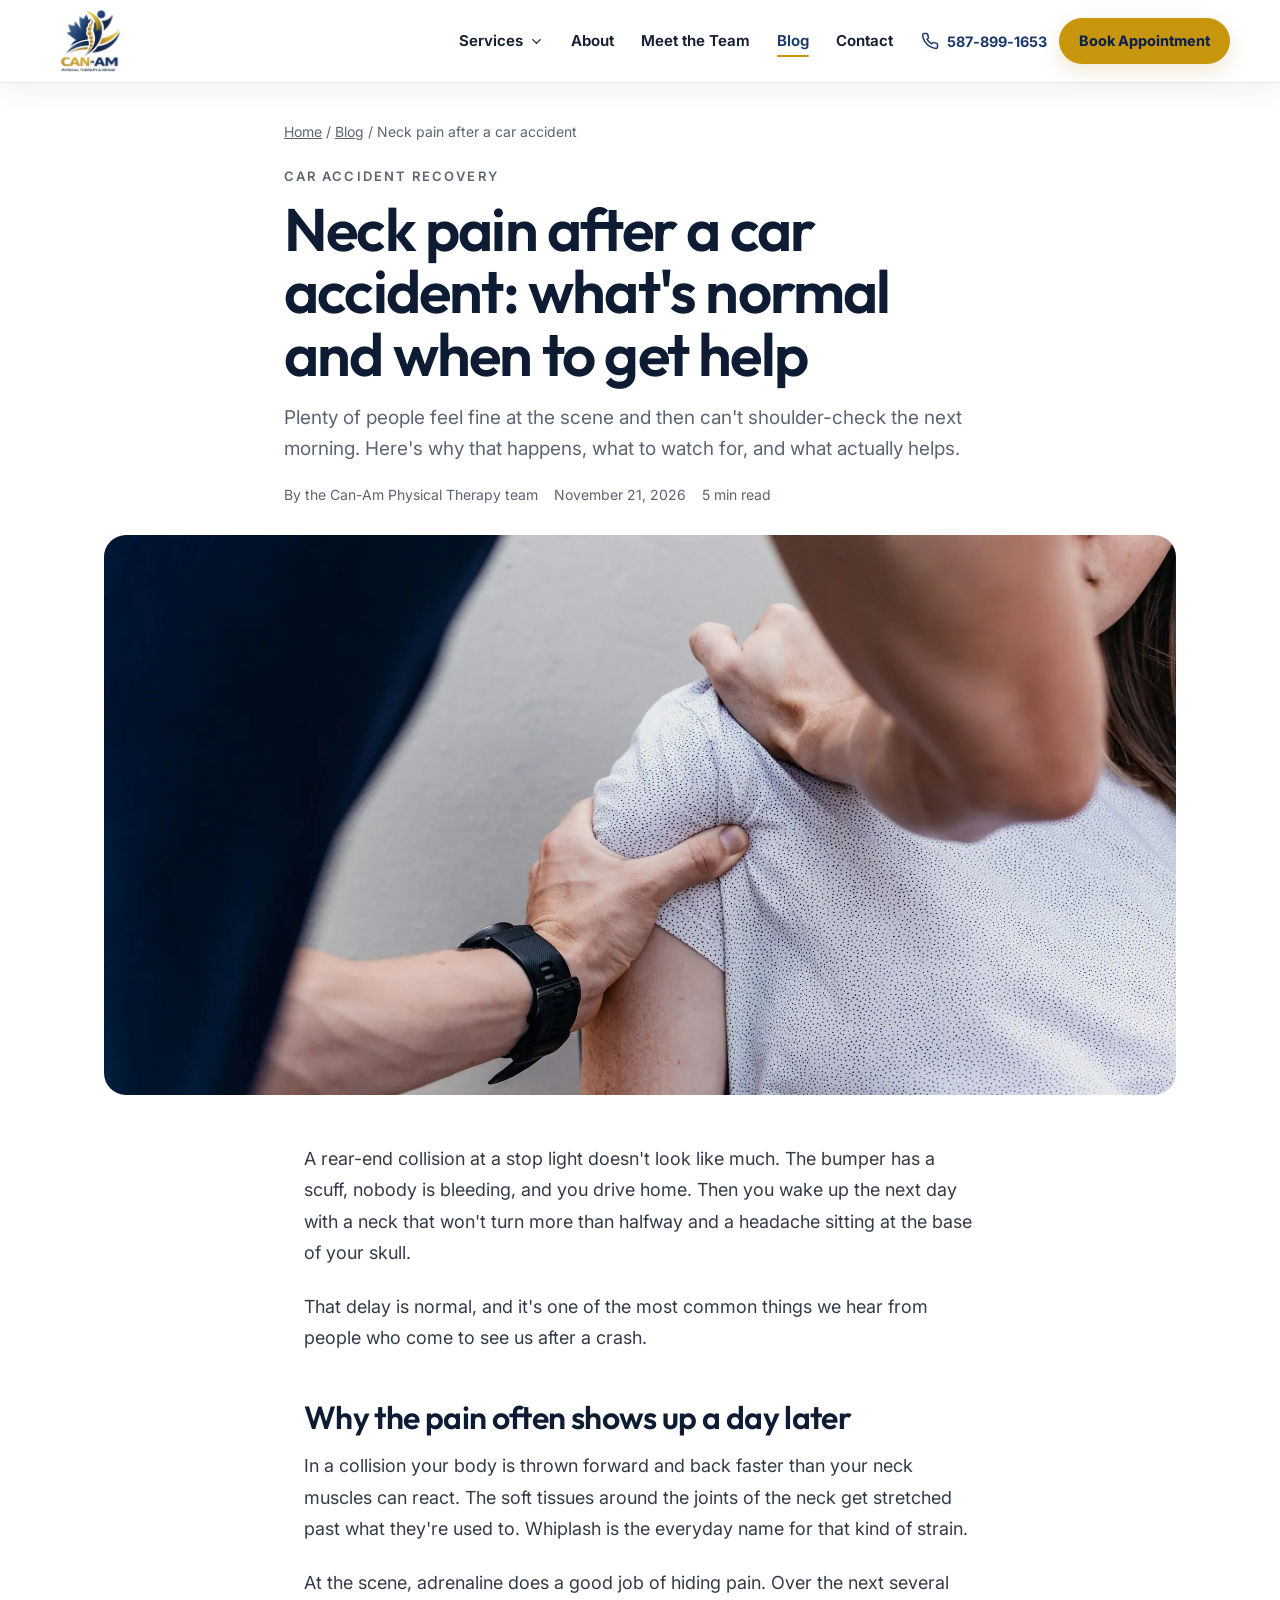
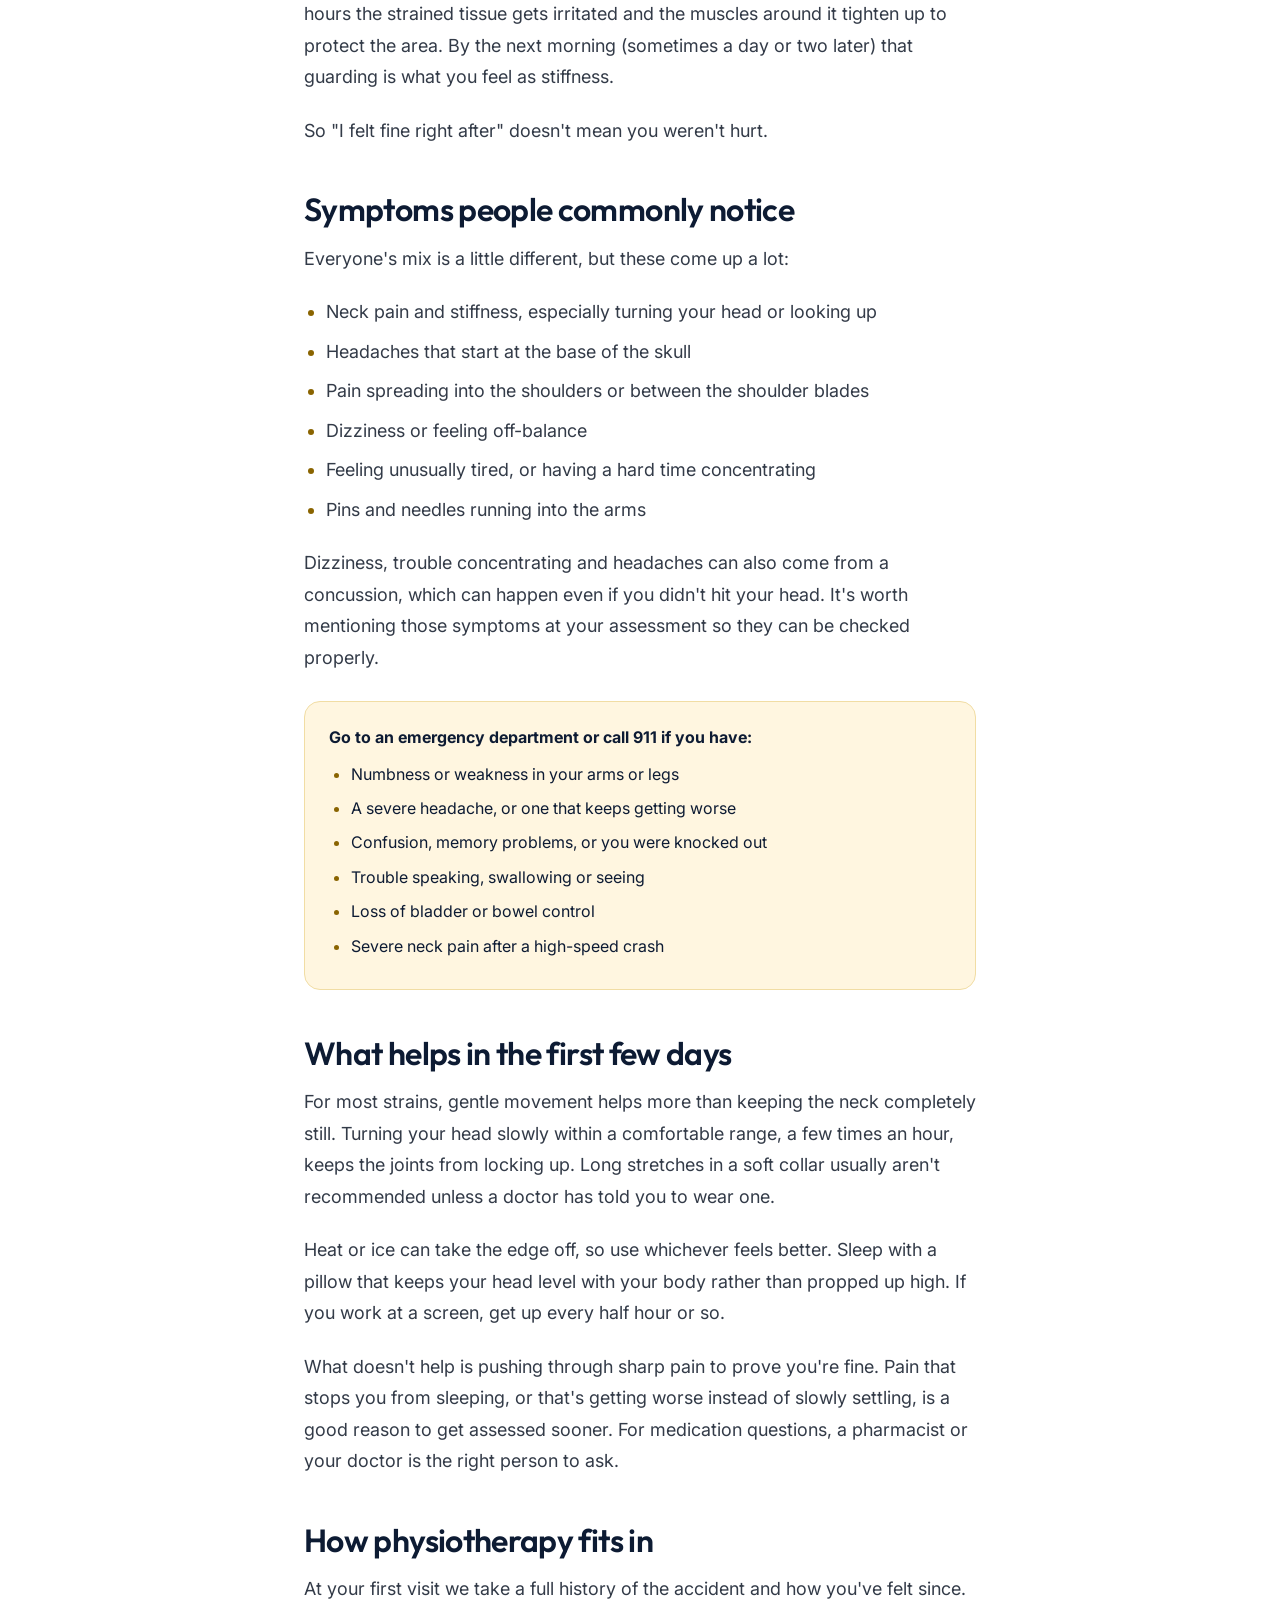
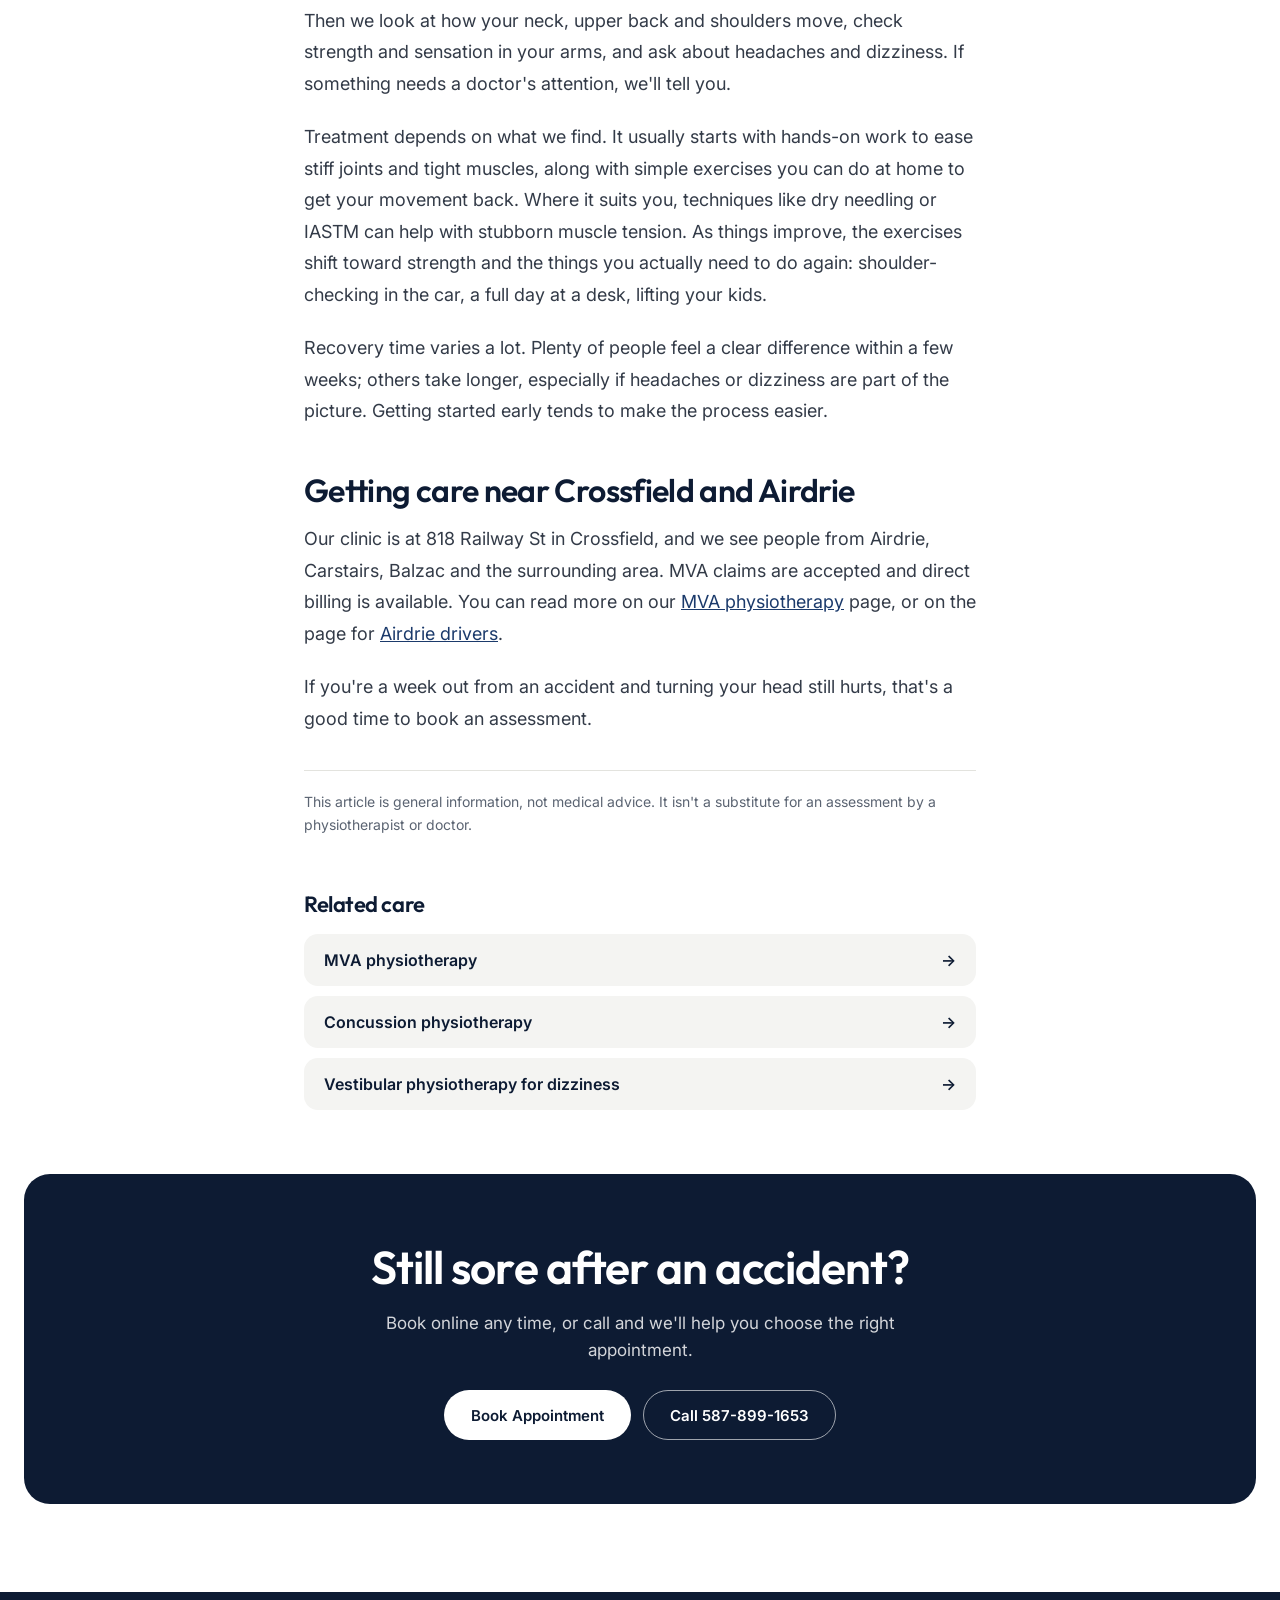
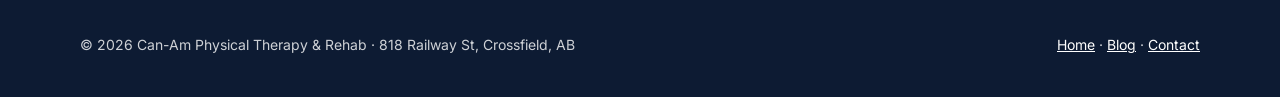
<file: blog/neck-pain-after-car-accident.html>
<!DOCTYPE html>
<html lang="en-CA">

<head>
    <meta charset="UTF-8" />
    <!-- Google tag (gtag.js) -->
    <script async src="https://www.googletagmanager.com/gtag/js?id=G-MNQC6XSFZ4"></script>
    <script>
        window.dataLayer = window.dataLayer || [];
        function gtag() { dataLayer.push(arguments); }
        gtag('js', new Date());
        gtag('config', 'G-MNQC6XSFZ4');
    </script>
    <meta name="viewport" content="width=device-width, initial-scale=1.0" />
    <title>Neck Pain After a Car Accident: What to Expect | Can-Am</title>
    <meta name="description"
        content="Why neck pain often starts a day after a car accident, which symptoms need urgent care, what helps early on, and how physiotherapy fits into whiplash recovery." />
    <meta name="robots" content="index, follow, max-image-preview:large" />
    <link rel="canonical" href="https://www.canamrehab.com/blog/neck-pain-after-car-accident.html" />

    <link rel="icon" href="/favicon.ico" sizes="any" />
    <link rel="icon" type="image/png" sizes="32x32" href="../assets/images/favicon-32.png" />
    <link rel="apple-touch-icon" href="../assets/images/apple-touch-icon.png" />

    <meta property="og:type" content="article" />
    <meta property="og:locale" content="en_CA" />
    <meta property="og:site_name" content="Can-Am Physical Therapy & Rehab" />
    <meta property="og:title" content="Neck pain after a car accident: what's normal and when to get help" />
    <meta property="og:description"
        content="Why neck pain often shows up the day after a collision, the warning signs that need urgent care, and how physiotherapy helps whiplash recovery." />
    <meta property="og:url" content="https://www.canamrehab.com/blog/neck-pain-after-car-accident.html" />
    <meta property="og:image" content="https://www.canamrehab.com/assets/images/blog/neck-assessment-og.jpg" />
    <meta property="og:image:width" content="1200" />
    <meta property="og:image:height" content="630" />
    <meta property="article:published_time" content="2026-11-21" />
    <meta name="twitter:card" content="summary_large_image" />

    <script type="application/ld+json">
    {
        "@context": "https://schema.org",
        "@graph": [
            {
                "@type": "BlogPosting",
                "@id": "https://www.canamrehab.com/blog/neck-pain-after-car-accident.html#post",
                "headline": "Neck pain after a car accident: what's normal and when to get help",
                "description": "Why neck pain often starts a day after a car accident, which symptoms need urgent care, what helps early on, and how physiotherapy fits into whiplash recovery.",
                "image": "https://www.canamrehab.com/assets/images/blog/neck-assessment-og.jpg",
                "datePublished": "2026-11-21",
                "dateModified": "2026-11-21",
                "inLanguage": "en-CA",
                "author": { "@id": "https://www.canamrehab.com/#clinic" },
                "publisher": { "@id": "https://www.canamrehab.com/#clinic" },
                "mainEntityOfPage": "https://www.canamrehab.com/blog/neck-pain-after-car-accident.html",
                "isPartOf": { "@id": "https://www.canamrehab.com/blog/#blog" },
                "about": ["Whiplash", "Neck pain", "Motor vehicle accident injuries"]
            },
            {
                "@type": "MedicalClinic",
                "@id": "https://www.canamrehab.com/#clinic",
                "name": "Can-Am Physical Therapy & Rehab",
                "url": "https://www.canamrehab.com/",
                "logo": "https://www.canamrehab.com/assets/images/logo-short.png",
                "telephone": "+1-587-899-1653",
                "address": {
                    "@type": "PostalAddress",
                    "streetAddress": "818 Railway St",
                    "addressLocality": "Crossfield",
                    "addressRegion": "AB",
                    "postalCode": "T0M 0S0",
                    "addressCountry": "CA"
                }
            },
            {
                "@type": "BreadcrumbList",
                "itemListElement": [
                    { "@type": "ListItem", "position": 1, "name": "Home", "item": "https://www.canamrehab.com/" },
                    { "@type": "ListItem", "position": 2, "name": "Blog", "item": "https://www.canamrehab.com/blog/" },
                    { "@type": "ListItem", "position": 3, "name": "Neck pain after a car accident", "item": "https://www.canamrehab.com/blog/neck-pain-after-car-accident.html" }
                ]
            }
        ]
    }
    </script>

    <link rel="preconnect" href="https://fonts.googleapis.com">
    <link rel="preconnect" href="https://fonts.gstatic.com" crossorigin>
    <link href="https://fonts.googleapis.com/css2?family=Inter:wght@400;500;600;700&family=Outfit:wght@500;600&display=swap" rel="stylesheet">
    <link rel="stylesheet" href="../assets/css/header.css">
    <link rel="stylesheet" href="../assets/css/blog.css">
    <script src="../assets/js/header.js" defer></script>
    <script src="../assets/js/lead-tracking.js" defer></script>
</head>

<body>
    <a class="skip" href="#main">Skip to content</a>

    <header class="cam-site-header" id="canam-site-header">
        <div class="cam-header-shell">
            <a class="cam-brand" href="../index.html" aria-label="Can-Am Physical Therapy home">
                <img src="../assets/images/logo-short.webp" alt="Can-Am Physical Therapy &amp; Rehab" width="168" height="140">
            </a>

            <nav class="cam-desktop-nav" aria-label="Primary navigation">
                <details class="cam-dropdown">
                    <summary class="cam-dropdown-summary">
                        Services
                        <svg class="cam-dropdown-chevron" viewBox="0 0 24 24" fill="none" stroke="currentColor" stroke-width="2" stroke-linecap="round" stroke-linejoin="round" aria-hidden="true"><path d="m6 9 6 6 6-6"/></svg>
                    </summary>

                    <div class="cam-dropdown-menu">
                        <a class="cam-dropdown-link" href="../index.html#treatments">
                            <strong>All Services</strong>
                            <span>View physiotherapy and rehabilitation services.</span>
                        </a>

                        <div class="cam-dropdown-divider"></div>

                        <a class="cam-dropdown-link" href="../concussion-physiotherapy.html">
                            <strong>Concussion Physiotherapy</strong>
                            <span>Assessment and rehab after a concussion.</span>
                        </a>
                        <a class="cam-dropdown-link" href="../vestibular-physiotherapy.html">
                            <strong>Vestibular Physiotherapy</strong>
                            <span>Care for dizziness, vertigo and balance problems.</span>
                        </a>
                        <a class="cam-dropdown-link" href="../pelvic-floor-physiotherapy.html">
                            <strong>Pelvic Floor Physiotherapy</strong>
                            <span>Pelvic health care for women and men.</span>
                        </a>
                        <a class="cam-dropdown-link" href="../mva-physiotherapy.html">
                            <strong>MVA Physiotherapy</strong>
                            <span>Rehabilitation after a motor vehicle accident.</span>
                        </a>
                        <a class="cam-dropdown-link" href="../mva-physiotherapy-airdrie.html">
                            <strong>MVA Physiotherapy for Airdrie</strong>
                            <span>Car accident rehab for Airdrie drivers.</span>
                        </a>
                        <a class="cam-dropdown-link" href="../physiotherapy-carstairs.html">
                            <strong>Physiotherapy near Carstairs</strong>
                            <span>Our Crossfield clinic, minutes from Carstairs.</span>
                        </a>
                    </div>
                </details>

                <a class="cam-nav-link" href="../index.html#about">About</a>
                <a class="cam-nav-link" href="../index.html#team">Meet the Team</a>
                <a class="cam-nav-link" href="../blog/" aria-current="page">Blog</a>
                <a class="cam-nav-link" href="../index.html#contact">Contact</a>
            </nav>

            <div class="cam-header-actions">
                <a class="cam-phone-link" href="tel:+15878991653" aria-label="Call Can-Am at 587-899-1653">
                    <svg viewBox="0 0 24 24" fill="none" stroke="currentColor" stroke-width="2" aria-hidden="true"><path d="M22 16.92v3a2 2 0 0 1-2.18 2 19.79 19.79 0 0 1-8.63-3.07 19.5 19.5 0 0 1-6-6A19.79 19.79 0 0 1 2.12 4.18 2 2 0 0 1 4.11 2h3a2 2 0 0 1 2 1.72c.13.96.36 1.9.69 2.8a2 2 0 0 1-.45 2.11L8.09 9.91a16 16 0 0 0 6 6l1.27-1.27a2 2 0 0 1 2.11-.45c.9.33 1.84.56 2.8.69A2 2 0 0 1 22 16.92Z"/></svg>
                    587&#8209;899&#8209;1653
                </a>

                <a class="cam-book-button" href="https://canamrehab.janeapp.com/" target="_blank" rel="noopener">Book Appointment</a>

                <button class="cam-menu-button" id="mobile-menu-button" type="button" aria-expanded="false" aria-controls="mobile-menu" aria-label="Open navigation menu">
                    <svg viewBox="0 0 24 24" fill="none" stroke="currentColor" stroke-width="2" stroke-linecap="round" aria-hidden="true"><path d="M4 7h16M4 12h16M4 17h16"/></svg>
                </button>
            </div>
        </div>

        <nav class="cam-mobile-nav hidden" id="mobile-menu" aria-label="Mobile navigation">
            <div class="cam-mobile-nav-inner">
                <details class="cam-mobile-dropdown">
                    <summary>
                        <span>Services</span>
                        <svg viewBox="0 0 24 24" fill="none" stroke="currentColor" stroke-width="2" stroke-linecap="round" stroke-linejoin="round" aria-hidden="true"><path d="m6 9 6 6 6-6"/></svg>
                    </summary>

                    <div class="cam-mobile-dropdown-links">
                        <a class="cam-mobile-dropdown-link" href="../index.html#treatments">All Services</a>
                        <a class="cam-mobile-dropdown-link" href="../concussion-physiotherapy.html">Concussion Physiotherapy</a>
                        <a class="cam-mobile-dropdown-link" href="../vestibular-physiotherapy.html">Vestibular Physiotherapy</a>
                        <a class="cam-mobile-dropdown-link" href="../pelvic-floor-physiotherapy.html">Pelvic Floor Physiotherapy</a>
                        <a class="cam-mobile-dropdown-link" href="../mva-physiotherapy.html">MVA Physiotherapy</a>
                        <a class="cam-mobile-dropdown-link" href="../mva-physiotherapy-airdrie.html">MVA Physiotherapy for Airdrie</a>
                        <a class="cam-mobile-dropdown-link" href="../physiotherapy-carstairs.html">Physiotherapy near Carstairs</a>
                    </div>
                </details>

                <a class="cam-nav-link" href="../index.html#about">About</a>
                <a class="cam-nav-link" href="../index.html#team">Meet the Team</a>
                <a class="cam-nav-link" href="../blog/" aria-current="page">Blog</a>
                <a class="cam-nav-link" href="../index.html#contact">Contact</a>

                <div class="cam-mobile-actions">
                    <a class="cam-mobile-call" href="tel:+15878991653">Call&nbsp;587&#8209;899&#8209;1653</a>
                    <a class="cam-book-button" href="https://canamrehab.janeapp.com/" target="_blank" rel="noopener">Book Appointment</a>
                </div>
            </div>
        </nav>
    </header>

    <main id="main">
        <article>
            <div class="post-head">
                <nav class="crumbs" aria-label="Breadcrumb" style="padding-top: 0">
                    <a href="../index.html">Home</a> / <a href="./">Blog</a> / <span aria-current="page">Neck pain after a car accident</span>
                </nav>
                <p class="eyebrow" style="margin-top: 28px">Car accident recovery</p>
                <h1>Neck pain after a car accident: what's normal and when to get help</h1>
                <p class="dek">Plenty of people feel fine at the scene and then can't shoulder-check the next morning. Here's why that happens, what to watch for, and what actually helps.</p>
                <p class="byline"><span>By the Can-Am Physical Therapy team</span><span>November 21, 2026</span><span>5 min read</span></p>
            </div>

            <figure class="post-hero">
                <img src="../assets/images/blog/neck-assessment.webp" width="2000" height="1333" fetchpriority="high"
                    alt="Physiotherapist assessing a patient's shoulder and neck">
            </figure>

            <div class="post-body">
                <p>A rear-end collision at a stop light doesn't look like much. The bumper has a scuff, nobody is bleeding, and you drive home. Then you wake up the next day with a neck that won't turn more than halfway and a headache sitting at the base of your skull.</p>

                <p>That delay is normal, and it's one of the most common things we hear from people who come to see us after a crash.</p>

                <h2>Why the pain often shows up a day later</h2>

                <p>In a collision your body is thrown forward and back faster than your neck muscles can react. The soft tissues around the joints of the neck get stretched past what they're used to. Whiplash is the everyday name for that kind of strain.</p>

                <p>At the scene, adrenaline does a good job of hiding pain. Over the next several hours the strained tissue gets irritated and the muscles around it tighten up to protect the area. By the next morning (sometimes a day or two later) that guarding is what you feel as stiffness.</p>

                <p>So "I felt fine right after" doesn't mean you weren't hurt.</p>

                <h2>Symptoms people commonly notice</h2>

                <p>Everyone's mix is a little different, but these come up a lot:</p>

                <ul>
                    <li>Neck pain and stiffness, especially turning your head or looking up</li>
                    <li>Headaches that start at the base of the skull</li>
                    <li>Pain spreading into the shoulders or between the shoulder blades</li>
                    <li>Dizziness or feeling off-balance</li>
                    <li>Feeling unusually tired, or having a hard time concentrating</li>
                    <li>Pins and needles running into the arms</li>
                </ul>

                <p>Dizziness, trouble concentrating and headaches can also come from a concussion, which can happen even if you didn't hit your head. It's worth mentioning those symptoms at your assessment so they can be checked properly.</p>

                <div class="callout" role="note">
                    <p><strong>Go to an emergency department or call 911 if you have:</strong></p>
                    <ul>
                        <li>Numbness or weakness in your arms or legs</li>
                        <li>A severe headache, or one that keeps getting worse</li>
                        <li>Confusion, memory problems, or you were knocked out</li>
                        <li>Trouble speaking, swallowing or seeing</li>
                        <li>Loss of bladder or bowel control</li>
                        <li>Severe neck pain after a high-speed crash</li>
                    </ul>
                </div>

                <h2>What helps in the first few days</h2>

                <p>For most strains, gentle movement helps more than keeping the neck completely still. Turning your head slowly within a comfortable range, a few times an hour, keeps the joints from locking up. Long stretches in a soft collar usually aren't recommended unless a doctor has told you to wear one.</p>

                <p>Heat or ice can take the edge off, so use whichever feels better. Sleep with a pillow that keeps your head level with your body rather than propped up high. If you work at a screen, get up every half hour or so.</p>

                <p>What doesn't help is pushing through sharp pain to prove you're fine. Pain that stops you from sleeping, or that's getting worse instead of slowly settling, is a good reason to get assessed sooner. For medication questions, a pharmacist or your doctor is the right person to ask.</p>

                <h2>How physiotherapy fits in</h2>

                <p>At your first visit we take a full history of the accident and how you've felt since. Then we look at how your neck, upper back and shoulders move, check strength and sensation in your arms, and ask about headaches and dizziness. If something needs a doctor's attention, we'll tell you.</p>

                <p>Treatment depends on what we find. It usually starts with hands-on work to ease stiff joints and tight muscles, along with simple exercises you can do at home to get your movement back. Where it suits you, techniques like dry needling or IASTM can help with stubborn muscle tension. As things improve, the exercises shift toward strength and the things you actually need to do again: shoulder-checking in the car, a full day at a desk, lifting your kids.</p>

                <p>Recovery time varies a lot. Plenty of people feel a clear difference within a few weeks; others take longer, especially if headaches or dizziness are part of the picture. Getting started early tends to make the process easier.</p>

                <h2>Getting care near Crossfield and Airdrie</h2>

                <p>Our clinic is at 818 Railway St in Crossfield, and we see people from Airdrie, Carstairs, Balzac and the surrounding area. MVA claims are accepted and direct billing is available. You can read more on our <a href="../mva-physiotherapy.html">MVA physiotherapy</a> page, or on the page for <a href="../mva-physiotherapy-airdrie.html">Airdrie drivers</a>.</p>

                <p>If you're a week out from an accident and turning your head still hurts, that's a good time to book an assessment.</p>

                <p class="note">This article is general information, not medical advice. It isn't a substitute for an assessment by a physiotherapist or doctor.</p>
            </div>
        </article>

        <aside class="post-related" aria-labelledby="related-title">
            <h2 id="related-title">Related care</h2>
            <div class="links">
                <a href="../mva-physiotherapy.html">MVA physiotherapy <span aria-hidden="true">→</span></a>
                <a href="../concussion-physiotherapy.html">Concussion physiotherapy <span aria-hidden="true">→</span></a>
                <a href="../vestibular-physiotherapy.html">Vestibular physiotherapy for dizziness <span aria-hidden="true">→</span></a>
            </div>
        </aside>

        <section class="post-cta" aria-labelledby="cta-title">
            <h2 id="cta-title">Still sore after an accident?</h2>
            <p>Book online any time, or call and we'll help you choose the right appointment.</p>
            <div class="ctas">
                <a class="btn btn-light" href="https://canamrehab.janeapp.com/" target="_blank" rel="noopener">Book Appointment</a>
                <a class="btn btn-ghost" href="tel:+15878991653">Call 587-899-1653</a>
            </div>
        </section>
    </main>

    <footer class="blog-footer">
        <div class="wrap">
            <span>© 2026 Can-Am Physical Therapy &amp; Rehab · 818 Railway St, Crossfield, AB</span>
            <span><a href="../index.html">Home</a> · <a href="./">Blog</a> · <a href="../index.html#contact">Contact</a></span>
        </div>
    </footer>
</body>

</html>
</file>
<file: assets/css/header.css>
/* =========================================================
   CAN-AM MASTER HEADER
   Shared by every page. Markup lives in each page; behaviour
   in assets/js/header.js.
========================================================= */

/* =========================================================
   HEADER VARIABLES
========================================================= */

.cam-site-header {
    --cam-navy: #0d2247;
    --cam-blue: #1b3a6b;
    --cam-gold: #c8960c;
    --cam-text: #172033;
    --cam-muted: #5d687b;
    --cam-line: #e2e8f0;

    position: sticky;
    top: 0;
    z-index: 900;

    width: 100%;

    border-bottom: 1px solid rgba(226, 232, 240, 0.92);

    background: rgba(255, 255, 255, 0.96);

    box-shadow: 0 8px 30px rgba(13, 34, 71, 0.06);

    backdrop-filter: blur(14px);
    -webkit-backdrop-filter: blur(14px);

    font-family:
        Inter,
        -apple-system,
        BlinkMacSystemFont,
        "Segoe UI",
        sans-serif;
}


.cam-site-header,
.cam-site-header * {
    box-sizing: border-box;
}



/* =========================================================
   SKIP LINK
========================================================= */

.cam-skip-link {
    position: fixed;

    top: 12px;
    left: 12px;

    z-index: 10000;

    padding: 10px 16px;

    border-radius: 8px;

    color: #ffffff;
    background: #0d2247;

    font:
        700 0.9rem/1.2
        Inter,
        Arial,
        sans-serif;

    text-decoration: none;

    transform: translateY(-160%);

    transition: transform 160ms ease;
}


.cam-skip-link:focus {
    transform: translateY(0);
}



/* =========================================================
   HEADER SHELL
========================================================= */

.cam-header-shell {
    display: flex;

    align-items: center;
    justify-content: space-between;

    width: min(1180px, calc(100% - 40px));

    min-height: 82px;

    margin: 0 auto;

    gap: 28px;
}



/* =========================================================
   LOGO
========================================================= */

.cam-brand {
    display: inline-flex;

    flex: 0 0 auto;

    align-items: center;

    text-decoration: none;
}


.cam-brand img {
    display: block;

    width: auto;
    height: 68px;

    max-width: 190px;

    object-fit: contain;
}



/* =========================================================
   DESKTOP NAV
========================================================= */

.cam-desktop-nav {
    display: flex;

    align-items: center;
    justify-content: center;

    gap: 27px;

    margin-left: auto;
}


.cam-nav-link,
.cam-dropdown-summary {
    position: relative;

    display: inline-flex;

    align-items: center;

    min-height: 44px;

    margin: 0;

    padding: 0;

    border: 0;

    color: var(--cam-text);
    background: transparent;

    font-size: 0.94rem;
    font-weight: 650;

    line-height: 1;

    text-decoration: none;

    white-space: nowrap;

    cursor: pointer;

    transition: color 160ms ease;
}


.cam-nav-link::after,
.cam-dropdown-summary::after {
    position: absolute;

    right: 0;
    bottom: 6px;
    left: 0;

    height: 2px;

    border-radius: 999px;

    background: var(--cam-gold);

    content: "";

    opacity: 0;

    transform: scaleX(0.4);

    transition:
        opacity 160ms ease,
        transform 160ms ease;
}


.cam-nav-link:hover,
.cam-nav-link[aria-current="page"],
.cam-dropdown-summary:hover,
.cam-dropdown[open] > .cam-dropdown-summary,
.cam-dropdown.is-current > .cam-dropdown-summary {
    color: var(--cam-blue);
}


.cam-nav-link:hover::after,
.cam-nav-link[aria-current="page"]::after,
.cam-dropdown-summary:hover::after,
.cam-dropdown[open] > .cam-dropdown-summary::after,
.cam-dropdown.is-current > .cam-dropdown-summary::after {
    opacity: 1;
    transform: scaleX(1);
}



/* =========================================================
   SERVICES DROPDOWN
========================================================= */

.cam-dropdown {
    position: relative;

    margin: 0;
    padding: 0;
}


.cam-dropdown-summary {
    gap: 6px;

    list-style: none;
}


.cam-dropdown-summary::-webkit-details-marker {
    display: none;
}


.cam-dropdown-chevron {
    width: 15px;
    height: 15px;

    transition: transform 160ms ease;
}


.cam-dropdown[open] .cam-dropdown-chevron {
    transform: rotate(180deg);
}


.cam-dropdown-menu {
    position: absolute;

    top: calc(100% + 10px);
    left: 50%;

    z-index: 920;

    width: 290px;

    padding: 9px;

    border: 1px solid var(--cam-line);
    border-radius: 14px;

    background: #ffffff;

    box-shadow:
        0 18px 45px
        rgba(13, 34, 71, 0.13);

    transform: translateX(-50%);
}


.cam-dropdown-link {
    display: block;

    padding: 12px 14px;

    border-radius: 9px;

    text-decoration: none;

    transition:
        background 150ms ease,
        color 150ms ease;
}


.cam-dropdown-link:hover {
    background: #f7f9fc;
}


.cam-dropdown-link strong {
    display: block;

    color: var(--cam-navy);

    font-size: 0.92rem;
    font-weight: 700;
}


.cam-dropdown-link span {
    display: block;

    margin-top: 4px;

    color: var(--cam-muted);

    font-size: 0.79rem;

    line-height: 1.4;
}


.cam-dropdown-link:hover strong {
    color: var(--cam-blue);
}


.cam-dropdown-link[aria-current="page"] {
    background: #f2f6fb;
}


.cam-dropdown-link[aria-current="page"] strong {
    color: var(--cam-blue);
}


.cam-dropdown-divider {
    height: 1px;

    margin: 6px 4px;

    background: var(--cam-line);
}



/* =========================================================
   HEADER ACTIONS
========================================================= */

.cam-header-actions {
    display: flex;

    flex: 0 0 auto;

    align-items: center;

    gap: 12px;
}


.cam-phone-link {
    display: inline-flex;

    align-items: center;

    gap: 8px;

    min-height: 44px;

    color: var(--cam-blue);

    font-size: 0.9rem;
    font-weight: 700;

    text-decoration: none;

    white-space: nowrap;
}


.cam-phone-link svg {
    width: 18px;
    height: 18px;
}


.cam-book-button {
    display: inline-flex;

    align-items: center;
    justify-content: center;

    min-height: 46px;

    padding: 0 19px;

    border: 1px solid var(--cam-gold);
    border-radius: 999px;

    color: var(--cam-navy);
    background: var(--cam-gold);

    box-shadow:
        0 8px 22px
        rgba(159, 116, 5, 0.16);

    font-size: 0.9rem;
    font-weight: 750;

    line-height: 1;

    text-decoration: none;

    white-space: nowrap;

    transition:
        background 160ms ease,
        border-color 160ms ease,
        color 160ms ease,
        transform 160ms ease;
}


.cam-book-button:hover {
    border-color: var(--cam-navy);

    color: #ffffff;
    background: var(--cam-navy);

    transform: translateY(-1px);
}



/* =========================================================
   MOBILE MENU BUTTON
========================================================= */

.cam-menu-button {
    display: none;

    align-items: center;
    justify-content: center;

    width: 44px;
    height: 44px;

    padding: 0;

    border: 1px solid var(--cam-line);
    border-radius: 11px;

    color: var(--cam-navy);
    background: #ffffff;

    cursor: pointer;
}


.cam-menu-button svg {
    width: 22px;
    height: 22px;
}



/* =========================================================
   MOBILE NAV
========================================================= */

.cam-mobile-nav {
    border-top: 1px solid var(--cam-line);

    background: #ffffff;
}


.cam-mobile-nav.hidden {
    display: none !important;
}


.cam-mobile-nav-inner {
    display: grid;

    width: min(100% - 32px, 1180px);

    margin: 0 auto;

    padding: 14px 0 20px;

    gap: 2px;
}


.cam-mobile-nav > .cam-mobile-nav-inner > .cam-nav-link {
    min-height: 48px;

    padding: 0 4px;

    border-bottom: 1px solid #f0f3f7;
}


.cam-mobile-nav .cam-nav-link::after {
    display: none;
}



/* =========================================================
   MOBILE SERVICES DROPDOWN
========================================================= */

.cam-mobile-dropdown {
    border-bottom: 1px solid #f0f3f7;
}


.cam-mobile-dropdown summary {
    display: flex;

    align-items: center;
    justify-content: space-between;

    min-height: 48px;

    padding: 0 4px;

    color: var(--cam-text);

    font-size: 0.94rem;
    font-weight: 650;

    cursor: pointer;

    list-style: none;
}


.cam-mobile-dropdown summary::-webkit-details-marker {
    display: none;
}


.cam-mobile-dropdown svg {
    width: 16px;
    height: 16px;

    transition: transform 160ms ease;
}


.cam-mobile-dropdown[open] summary svg {
    transform: rotate(180deg);
}


.cam-mobile-dropdown-links {
    display: grid;

    padding:
        2px 0
        12px 14px;

    gap: 3px;
}


.cam-mobile-dropdown-link {
    display: block;

    padding: 11px 12px;

    border-left: 2px solid #e8edf3;

    color: var(--cam-muted);

    font-size: 0.9rem;
    font-weight: 600;

    text-decoration: none;
}


.cam-mobile-dropdown-link:hover,
.cam-mobile-dropdown-link[aria-current="page"] {
    border-color: var(--cam-gold);

    color: var(--cam-blue);
}



/* =========================================================
   MOBILE ACTIONS
========================================================= */

.cam-mobile-actions {
    display: grid;

    grid-template-columns: 1fr 1fr;

    margin-top: 14px;

    gap: 10px;
}


.cam-mobile-call {
    display: inline-flex;

    align-items: center;
    justify-content: center;

    min-height: 46px;

    border: 1px solid var(--cam-blue);
    border-radius: 999px;

    color: var(--cam-blue);

    font-size: 0.9rem;
    font-weight: 750;

    text-decoration: none;
}



/* =========================================================
   ISOLATION FROM PAGE STYLES
   Several pages style FAQ accordions with global details /
   summary / summary::after rules. Neutralise them inside the
   header so both dropdowns look the same on every page.
========================================================= */

.cam-site-header .cam-dropdown {
    border: 0;
}


.cam-site-header .cam-mobile-dropdown {
    border-top: 0;
}


.cam-site-header summary {
    font-family: inherit;
}


.cam-site-header .cam-dropdown-summary::after {
    top: auto;

    display: block;

    width: auto;

    color: inherit;

    content: "";
}


.cam-site-header .cam-mobile-dropdown summary::after {
    content: none;
}



/* =========================================================
   ACCESSIBILITY
========================================================= */

.cam-site-header a:focus-visible,
.cam-site-header button:focus-visible,
.cam-site-header summary:focus-visible {
    outline: 3px solid rgba(200, 150, 12, 0.42);
    outline-offset: 3px;
}



/* =========================================================
   RESPONSIVE
========================================================= */

@media (max-width: 1080px) {

    .cam-desktop-nav {
        gap: 18px;
    }


    .cam-phone-link {
        display: none;
    }

}


@media (max-width: 860px) {

    .cam-header-shell {
        width: min(100% - 30px, 1180px);

        min-height: 74px;
    }


    .cam-brand img {
        height: 60px;

        max-width: 166px;
    }


    .cam-desktop-nav,
    .cam-header-actions > .cam-book-button {
        display: none;
    }


    .cam-menu-button {
        display: inline-flex;
    }

}


@media (max-width: 430px) {

    .cam-mobile-actions {
        grid-template-columns: 1fr;
    }

}


@media (prefers-reduced-motion: reduce) {

    .cam-skip-link,
    .cam-nav-link,
    .cam-nav-link::after,
    .cam-dropdown-summary,
    .cam-dropdown-summary::after,
    .cam-dropdown-chevron,
    .cam-book-button {
        transition: none;
    }

}
</file>
<file: assets/css/blog.css>
/* =========================================================
   CAN-AM BLOG (index + posts)
========================================================= */

:root {
    --ink: #0D1B33;
    --navy: #1B3A6B;
    --gold: #E8B84B;
    --gold-soft: #F2CF7A;
    --gold-text: #8A6400;
    --muted: #5B6472;
    --body: #333B48;
    --line: #E3E3DE;
    --grey: #F4F4F2;
}

*, *::before, *::after { box-sizing: border-box; }
html { scroll-behavior: smooth; }
body { margin: 0; background: #fff; color: var(--ink); font-family: Inter, system-ui, -apple-system, "Segoe UI", sans-serif; -webkit-font-smoothing: antialiased; }
img { max-width: 100%; display: block; }
h1, h2, h3 { font-family: Outfit, Inter, sans-serif; margin: 0; font-weight: 600; letter-spacing: -.02em; }
p { margin: 0; }
a { color: var(--navy); }
a:hover { color: var(--ink); }
:focus-visible { outline: 3px solid var(--gold); outline-offset: 3px; }

.skip { position: absolute; left: 16px; top: -60px; z-index: 1000; padding: 10px 16px; border-radius: 999px; background: #fff; color: var(--ink); font-weight: 600; }
.skip:focus { top: 16px; }

.wrap { max-width: 1120px; margin: 0 auto; padding: 0 24px; }
.crumbs { padding-top: 22px; font-size: 14px; color: var(--muted); }
.crumbs a { color: var(--muted); }
.eyebrow { font-size: 13px; font-weight: 600; letter-spacing: .16em; text-transform: uppercase; color: var(--muted); }

.btn { display: inline-flex; align-items: center; justify-content: center; gap: 10px; min-height: 50px; padding: 0 26px; border-radius: 999px; font-size: 15px; font-weight: 600; text-decoration: none; border: 1px solid transparent; transition: transform .2s ease, background-color .2s ease, color .2s ease; }
.btn:hover { transform: translateY(-2px); }
.btn-dark { background: var(--ink); color: #fff; }
.btn-dark:hover { background: var(--navy); color: #fff; }
.btn-light { background: #fff; color: var(--ink); }
.btn-light:hover { background: var(--gold-soft); color: var(--ink); }
.btn-ghost { border-color: rgba(255,255,255,.6); color: #fff; }
.btn-ghost:hover { background: rgba(255,255,255,.12); color: #fff; }

/* ---------- Blog index ---------- */
.blog-head { padding: 48px 0 40px; }
.blog-head h1 { margin-top: 12px; font-size: clamp(44px, 7vw, 88px); line-height: 1; letter-spacing: -.035em; }
.blog-head p.lead { margin-top: 18px; max-width: 560px; font-size: 18px; line-height: 1.6; color: var(--muted); }
.post-list { display: grid; grid-template-columns: repeat(auto-fill, minmax(320px, 1fr)); gap: 28px; padding-bottom: 96px; }
.post-card { display: flex; flex-direction: column; color: inherit; text-decoration: none; }
.post-card img { width: 100%; height: auto; aspect-ratio: 16 / 10; object-fit: cover; border-radius: 20px; background: var(--grey); transition: transform .3s ease; }
.post-card:hover img { transform: scale(1.015); }
.post-card .meta { margin-top: 18px; font-size: 13px; color: var(--muted); }
.post-card h2 { margin-top: 8px; font-size: 26px; line-height: 1.15; }
.post-card:hover h2 { color: var(--navy); }
.post-card p.excerpt { margin-top: 10px; font-size: 15px; line-height: 1.6; color: var(--muted); }
.post-card .more { margin-top: 14px; font-size: 14px; font-weight: 600; color: var(--navy); }
.post-card--featured { grid-column: 1 / -1; display: grid; grid-template-columns: minmax(0, 1.3fr) minmax(0, 1fr); gap: 40px; align-items: center; }
.post-card--featured h2 { font-size: clamp(30px, 3.6vw, 42px); }
.post-card--featured .meta { margin-top: 0; }

/* ---------- Post ---------- */
.post-head { max-width: 760px; margin: 0 auto; padding: 40px 24px 32px; }
.post-head h1 { margin-top: 14px; font-size: clamp(36px, 5.4vw, 60px); line-height: 1.04; letter-spacing: -.03em; }
.post-head .dek { margin-top: 18px; font-size: 19px; line-height: 1.6; color: var(--muted); }
.post-head .byline { margin-top: 22px; display: flex; flex-wrap: wrap; gap: 6px 16px; font-size: 14px; color: var(--muted); }
.post-hero { max-width: 1120px; margin: 0 auto; padding: 0 24px; }
.post-hero img { width: 100%; max-height: 560px; object-fit: cover; border-radius: 22px; }

.post-body { max-width: 720px; margin: 0 auto; padding: 48px 24px 24px; font-size: 18px; line-height: 1.75; color: var(--body); }
.post-body p { margin: 0 0 22px; }
.post-body h2 { margin: 44px 0 14px; font-size: clamp(26px, 3vw, 32px); line-height: 1.2; color: var(--ink); }
.post-body ul { margin: 0 0 22px; padding-left: 22px; }
.post-body li { margin-bottom: 8px; }
.post-body li::marker { color: var(--gold-text); }
.post-body strong { color: var(--ink); }
.post-body .callout { margin: 28px 0; padding: 22px 24px; border-radius: 16px; background: #FFF6E0; border: 1px solid #F1DDA4; font-size: 16px; line-height: 1.65; color: var(--ink); }
.post-body .callout p { margin: 0 0 10px; }
.post-body .callout ul { margin-bottom: 0; }
.post-body .note { margin-top: 36px; padding-top: 20px; border-top: 1px solid var(--line); font-size: 14px; line-height: 1.6; color: var(--muted); }

.post-related { max-width: 720px; margin: 0 auto; padding: 8px 24px 64px; }
.post-related h2 { font-size: 22px; }
.post-related .links { display: flex; flex-direction: column; gap: 10px; margin-top: 16px; }
.post-related .links a { display: flex; justify-content: space-between; gap: 16px; padding: 16px 20px; border-radius: 14px; background: var(--grey); color: var(--ink); font-weight: 600; text-decoration: none; }
.post-related .links a:hover { background: var(--gold-soft); }

.post-cta { margin: 0 24px 88px; padding: clamp(40px, 6vw, 64px) 24px; border-radius: 26px; background: var(--ink); color: #fff; text-align: center; }
.post-cta h2 { font-size: clamp(30px, 4vw, 46px); }
.post-cta p { margin: 14px auto 0; max-width: 520px; font-size: 17px; line-height: 1.6; color: rgba(255,255,255,.82); }
.post-cta .ctas { display: flex; flex-wrap: wrap; justify-content: center; gap: 12px; margin-top: 26px; }

.blog-footer { background: var(--ink); color: rgba(255,255,255,.8); padding: 44px 24px; }
.blog-footer .wrap { display: flex; flex-wrap: wrap; justify-content: space-between; gap: 16px; font-size: 14px; padding: 0; }
.blog-footer a { color: #fff; }

@media (max-width: 760px) {
    .post-card--featured { grid-template-columns: 1fr; gap: 0; }
    .post-card--featured .meta { margin-top: 18px; }
    .post-body { font-size: 17px; padding-top: 36px; }
    .post-cta { margin: 0 16px 64px; }
}

@media (prefers-reduced-motion: reduce) {
    html { scroll-behavior: auto; }
    .btn, .post-card img { transition: none; }
}
</file>
